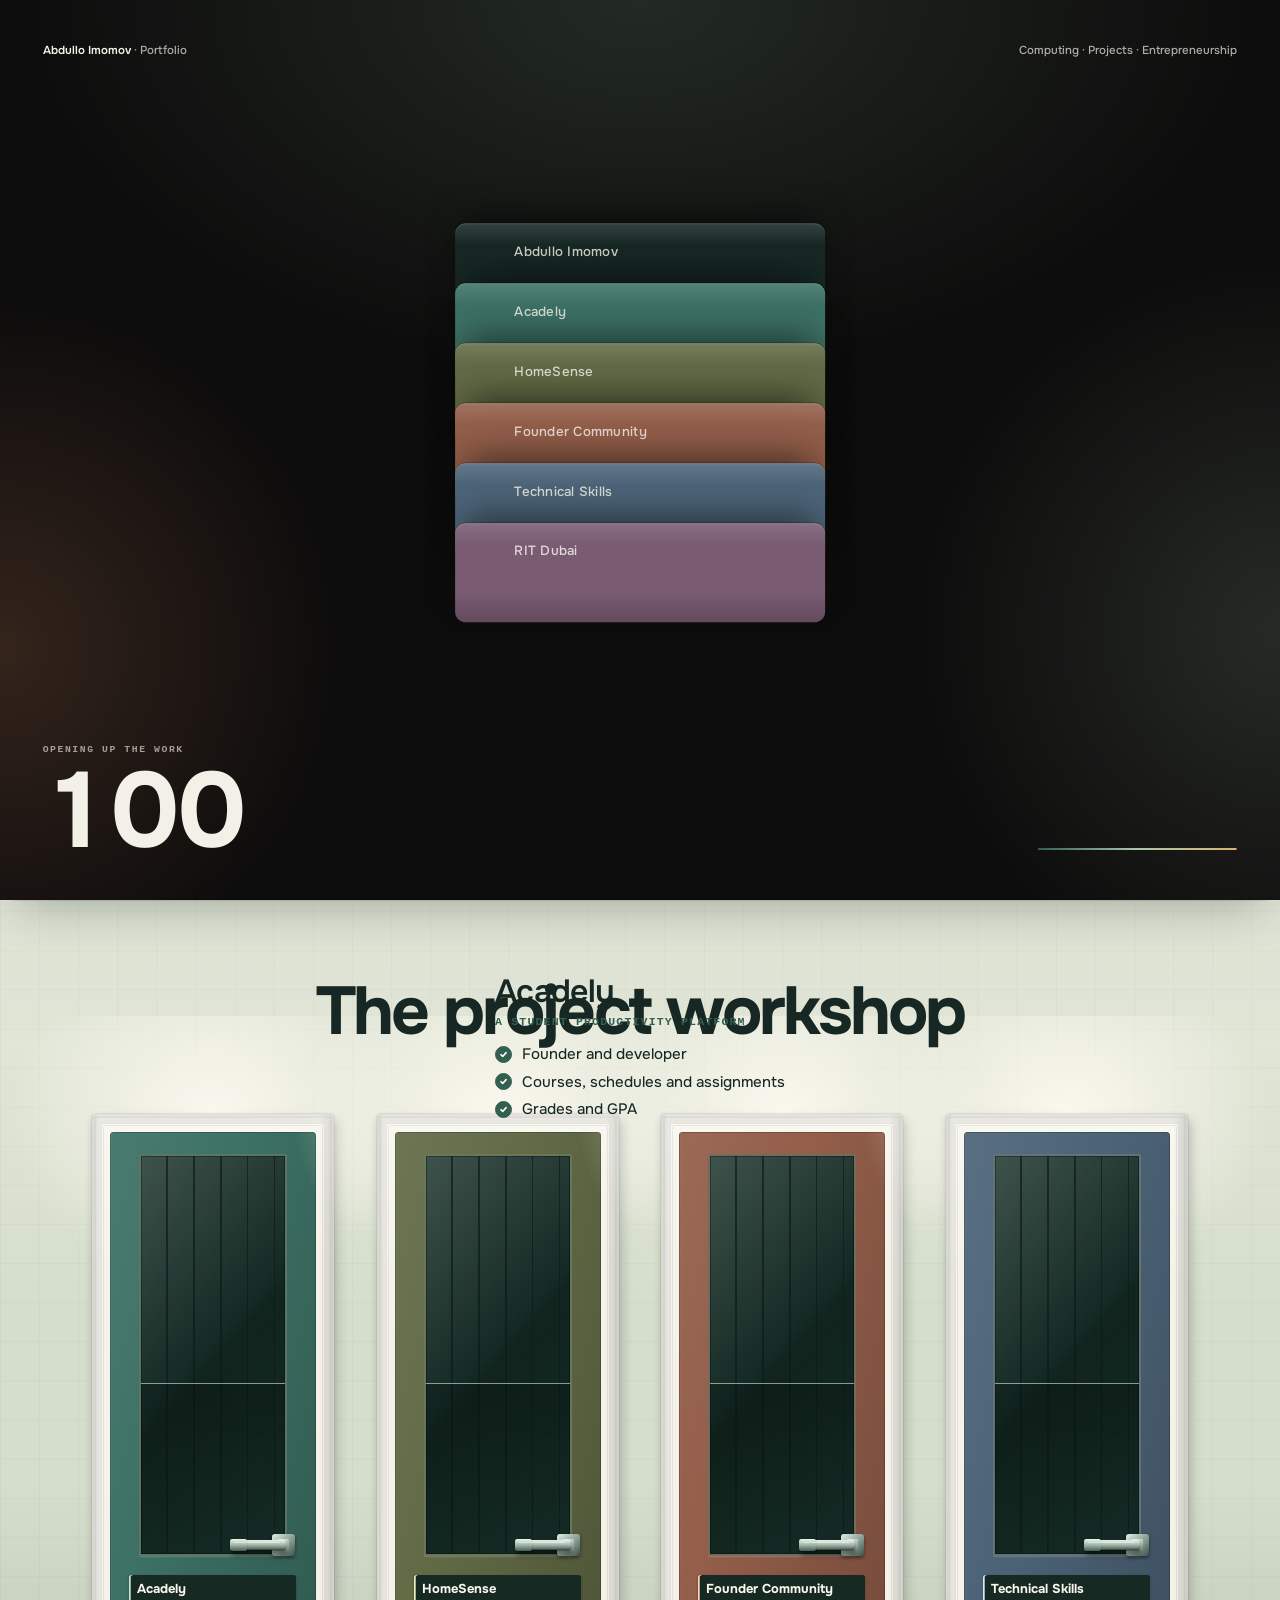
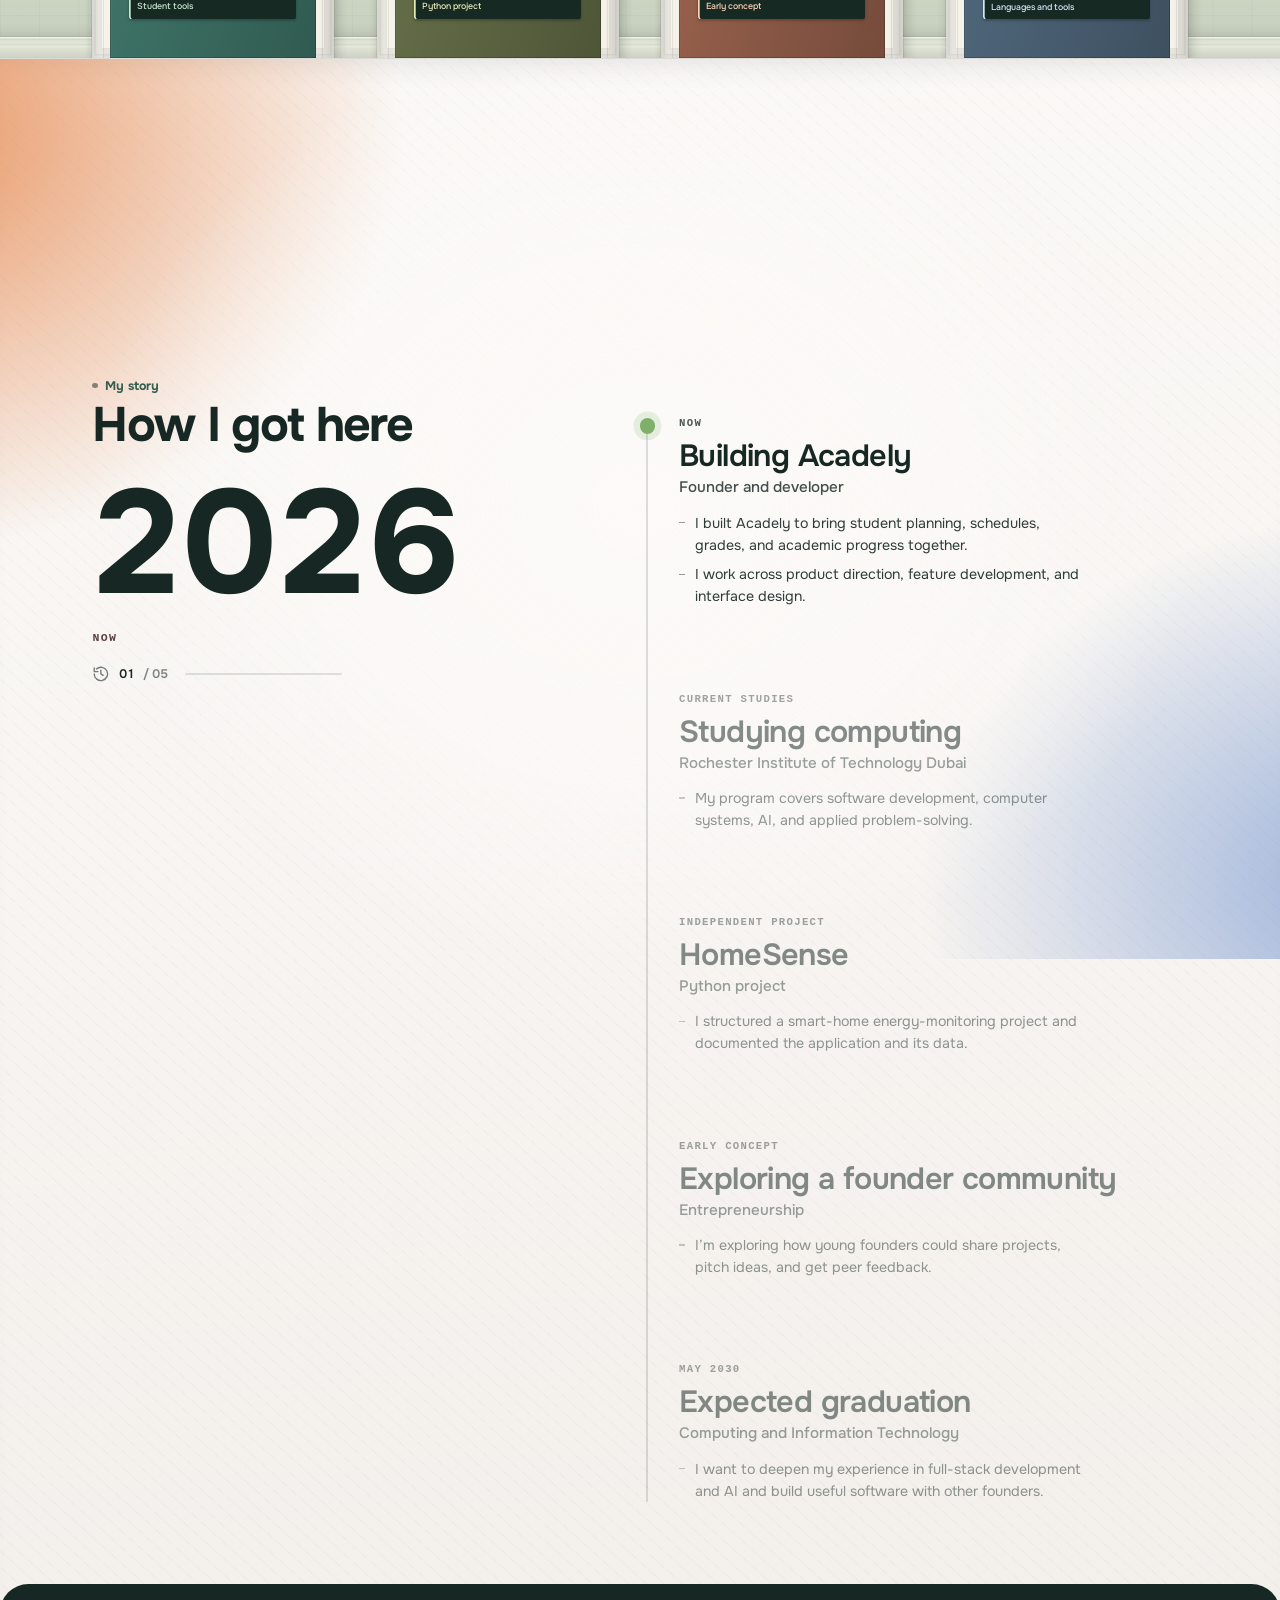
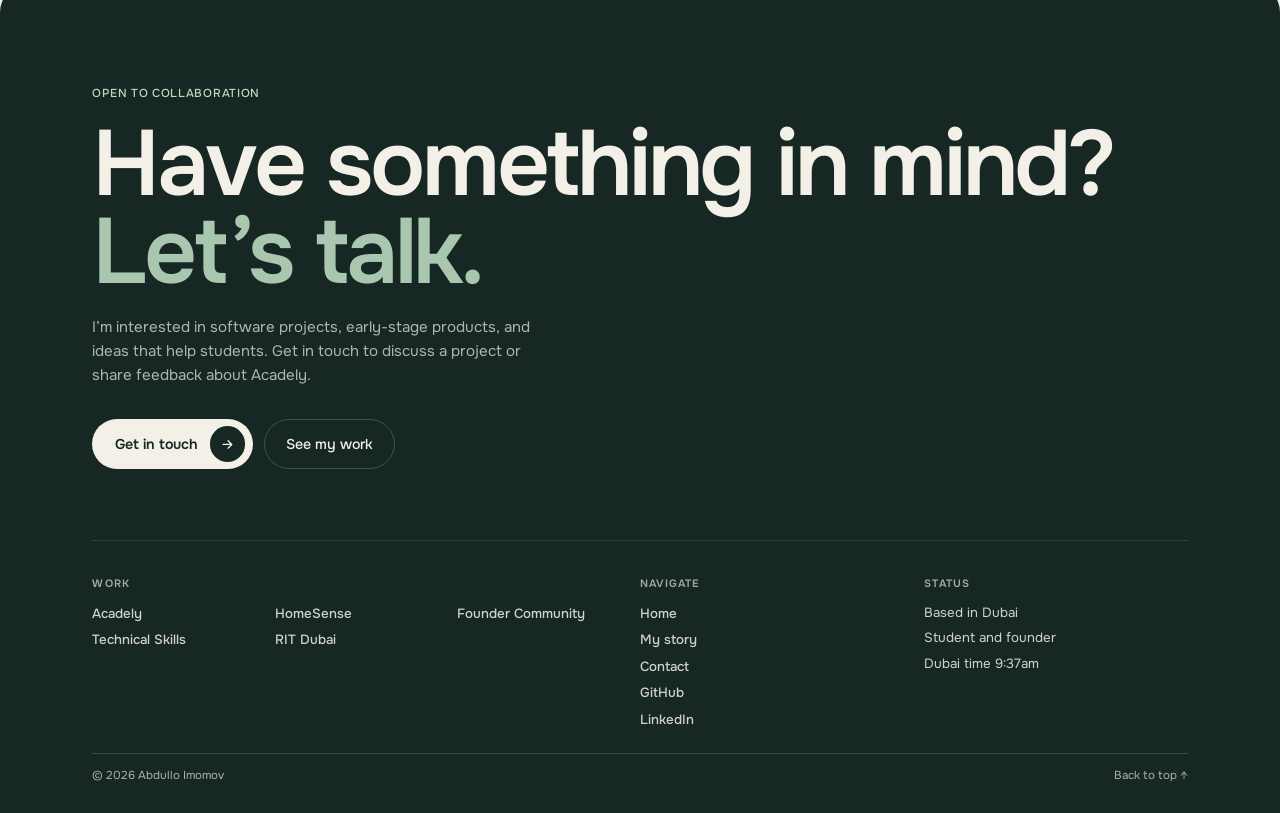
<file: index.html>
<!DOCTYPE html>

<html lang="en">
<head><meta charset="utf-8"/>
<meta content="width=device-width, initial-scale=1" name="viewport"/>
<title>Abdullo Imomov · Portfolio</title>
<meta content="Abdullo Imomov is a Computing and Information Technology student at RIT Dubai and the founder of Acadely." name="description"/>
<meta content="Abdullo Imomov" name="author"/>
<meta content="#FAF7EE" name="theme-color"/>
<link href="https://imomov7.github.io/" rel="canonical"/>
<link href="data:image/svg+xml,%3Csvg xmlns='http://www.w3.org/2000/svg' viewBox='0 0 48 48'%3E%3Crect width='48' height='48' rx='12' fill='%23172824'/%3E%3Ctext x='24' y='30' text-anchor='middle' fill='%23ffffff' font-family='sans-serif' font-size='18'%3EAI%3C/text%3E%3C/svg%3E" rel="icon"/>
<link href="styles.css?v=workshop" rel="stylesheet"/>
<script>try{if(localStorage.getItem('abdullo-reference-mode')==='dark')document.documentElement.dataset.mode='dark'}catch(e){}</script>
<noscript><style>.loader{display:none!important}.rv,.fig,.line>span{opacity:1!important;transform:none!important}</style></noscript>
</head>
<body>
<!-- Original motion components adapted from Rishi Thakor’s portfolio with permission. -->
<a class="skip" href="#main">Skip to content</a>
<!-- ============ PageLoader ============ -->
<div aria-hidden="true" class="loader" id="loader">
<div class="ld__bg"></div>
<div class="ld__stack">
<div class="ld__pill" style="--k:0;--c:#172824;--t:#FAF7EE;--dir:1"><span>Abdullo Imomov</span></div>
<div class="ld__pill" style="--k:1;--c:#3D7165;--t:#FAF7EE;--dir:-1"><span>Acadely</span></div>
<div class="ld__pill" style="--k:2;--c:#626B46;--t:#FAF7EE;--dir:1"><span>HomeSense</span></div>
<div class="ld__pill" style="--k:3;--c:#935E4A;--t:#FAF7EE;--dir:-1"><span>Founder Community</span></div>
<div class="ld__pill" style="--k:4;--c:#4D6478;--t:#FAF7EE;--dir:1"><span>Technical Skills</span></div>
<div class="ld__pill" style="--k:5;--c:#795B72;--t:#FAF7EE;--dir:-1"><span>RIT Dubai</span></div>
</div>
<div class="ld__hud">
<div class="ld__top"><span><b>Abdullo Imomov</b> · Portfolio</span><span>Computing · Projects · Entrepreneurship</span></div>
<div class="ld__bot">
<p class="ld__num"><small>Opening up the work</small><span id="ldCount">000</span></p>
<div class="ld__bar"><i></i></div>
</div>
</div>
</div>
<!-- ============ Header ============ -->
<header class="hdr rv">
<div class="shell hdr__in">
<nav aria-label="Primary">
<ul class="nav">
<li><button aria-current="page" data-go="home"><span data-h="y 0 -2|o .8 1" data-hs="320 22" data-ht="button">Home</span></button></li>
<li><button data-door="0"><span data-h="y 0 -2|o .8 1" data-hs="320 22" data-ht="button">Acadely</span></button></li>
<li><button data-door="1"><span data-h="y 0 -2|o .8 1" data-hs="320 22" data-ht="button">HomeSense</span></button></li>
<li><button data-door="2"><span data-h="y 0 -2|o .8 1" data-hs="320 22" data-ht="button">Founder Community</span></button></li>
<li><button data-door="3"><span data-h="y 0 -2|o .8 1" data-hs="320 22" data-ht="button">Technical Skills</span></button></li>
<li><button data-go="about"><span data-h="y 0 -2|o .8 1" data-hs="320 22" data-ht="button">My story</span></button></li>
<li><button data-contact=""><span data-h="y 0 -2|o .8 1" data-hs="320 22" data-ht="button">Contact</span></button></li>
</ul>
</nav>
<div class="hdr__right">
<div aria-label="Local time" class="chip clock">
<span class="clock__lbl">Dubai time</span>
<span class="clock__time tnum" data-time="">—</span>
<span aria-hidden="true" class="clock__sep">•</span>
<span class="clock__date" data-date=""></span><span class="clock__ds" data-dshort=""></span>
</div>
<button aria-controls="navm" aria-haspopup="dialog" aria-label="Menu" class="chip menu-btn" id="menuBtn" style="min-height:44px;min-width:44px">
<span data-h="s 1 1.05" data-hs="320 18" data-ht=".menu-btn"><svg aria-hidden="true" fill="none" focusable="false" stroke="currentColor" stroke-linecap="round" stroke-width="2" viewbox="0 0 24 24"><path d="M4 6h16M4 12h16M4 18h16"></path></svg><span class="word">Menu</span></span>
</button>
</div>
</div>
</header>
<!-- ============ Pull cord: light / dark switch ============ -->
<div class="cord" id="cord">
<canvas aria-hidden="true" class="cord__cv"></canvas>
<button aria-checked="false" aria-label="Dark mode (pull the cord)" class="cord__hit" id="cordHit" role="switch"></button>
</div>
<main id="main">
<!-- ============ Hero ============ -->
<section aria-label="Introduction" class="hero" id="home">
<div aria-hidden="true" class="hero__vig"></div>
<div class="hero__stage">
<div class="fig" id="fig">
<img alt="Abdullo Imomov adjusting his tie in a black-and-white portrait" decoding="async" fetchpriority="high" id="figBase" src="abdullo-imomov.svg?v=soft-room"/>
<canvas aria-hidden="true" id="figCanvas"></canvas>
<button aria-controls="holo" aria-haspopup="dialog" class="fig__card" id="holoOpen">My ability card</button>
</div>
</div>
<div class="shell hero__content">
<div class="hero__left">
<p class="eyebrow rv" style="--d:200ms">Computing Student · Acadely Founder</p>
<h1 class="h1">
<span class="sr-only">Hi, I’m Abdullo. I’m a computing student at RIT Dubai and the founder of Acadely.</span>
<span aria-hidden="true">
<span class="line"><span style="--d:250ms">Hi, I’m Abdullo.</span></span>
<span class="line"><span class="soft" style="--d:370ms">Explore my</span></span>
<span class="cal-line">
<span class="cal rv" id="cal" style="--d:520ms">
<span class="cal__body">
<span class="cal__stand"></span>
<span class="cal__stack">
<span class="cal__back"><span class="cal__holes"></span></span>
<span class="cal__page" data-under=""><span class="cal__holes"></span><span class="cal__word"></span><span class="cal__no"></span><span class="cal__shade"></span></span>
<span class="cal__leaf">
<span class="cal__face"><span class="cal__holes"></span><span class="cal__word"></span><span class="cal__no"></span><span class="cal__shade"></span></span>
<span class="cal__rear"><span class="cal__holes"></span></span>
</span>
</span>
<span class="cal__rings"></span>
</span>
<span class="cal__measure"></span>
</span>
</span>
</span>
</h1>
<div class="ctas rv" style="--d:750ms">
<button class="pill pill--dark pill--arrow" data-contact="">
<span class="pill__in" data-h="s 1 1.04" data-hs="320 18" data-ht=".pill">Get in touch <span class="pill__badge"><svg aria-hidden="true" data-h="x 0 3" data-hs="320 18" data-ht=".pill" fill="none" focusable="false" stroke="currentColor" stroke-linecap="round" stroke-linejoin="round" stroke-width="2" viewbox="0 0 24 24"><path d="M5 12h14M13 6l6 6-6 6"></path></svg></span>
</span>
</button>
<button class="pill pill--outline" data-go="works">
<span class="pill__in" data-h="s 1 1.04" data-hs="320 18" data-ht=".pill">See my work</span>
</button>
</div>
</div>
</div>
<div class="shell hero__bar rv">
<span>Based in Dubai</span>
<span class="mid">Rochester Institute of Technology Dubai</span>
<span class="scroll">Scroll to explore <i aria-hidden="true">↓</i></span>
</div>
</section>
<!-- ============ Doors ============ -->
<section aria-labelledby="doorsTitle" class="doors" id="works">
<div aria-hidden="true" class="doors__tex"></div>
<div class="doors__pin">
<div class="shell doors__wall">
<h2 class="sr-only" id="doorsTitle">The project workshop</h2>
<p aria-hidden="true" class="paint">The project workshop</p>
<p aria-hidden="true" class="doors__hint">Swipe along the wall</p>
<div aria-live="polite" class="dinfo" id="dinfo"><h3 class="dinfo__h"></h3><p class="dinfo__t"></p><ul class="dinfo__p"></ul></div>
<p aria-hidden="true" class="doors__dots"><i class="on"></i><i></i><i></i><i></i></p>
<ul class="doors__row">
<li class="unit" style="--i:0;--door:#3D7165;--door-dk:#30594F;--door-mark:#C9E8D2">
<button aria-label="Open the Acadely door" class="doorway">
<span class="casing"></span>
<span class="opening">
<span class="room"></span>
<span class="spill"></span>
<span class="door">
<span class="door__flute"></span>
<span class="plate">Acadely<small>Student tools</small></span>
<span class="handle"><span class="handle__lever"></span><span class="handle__lock"></span></span>
<span class="door__shade"></span>
<span class="leak"></span>
</span>
<span class="sill"></span>
</span>
<span class="pool"></span>
</button>
</li>
<li class="unit" style="--i:1;--door:#626B46;--door-dk:#4C5736;--door-mark:#E9EDBA">
<button aria-label="Open the HomeSense door" class="doorway">
<span class="casing"></span>
<span class="opening">
<span class="room"></span>
<span class="spill"></span>
<span class="door">
<span class="door__flute"></span>
<span class="plate">HomeSense<small>Python project</small></span>
<span class="handle"><span class="handle__lever"></span><span class="handle__lock"></span></span>
<span class="door__shade"></span>
<span class="leak"></span>
</span>
<span class="sill"></span>
</span>
<span class="pool"></span>
</button>
</li>
<li class="unit" style="--i:2;--door:#935E4A;--door-dk:#754635;--door-mark:#FFD6BA">
<button aria-label="Open the Founder Community door" class="doorway">
<span class="casing"></span>
<span class="opening">
<span class="room"></span>
<span class="spill"></span>
<span class="door">
<span class="door__flute"></span>
<span class="plate">Founder Community<small>Early concept</small></span>
<span class="handle"><span class="handle__lever"></span><span class="handle__lock"></span></span>
<span class="door__shade"></span>
<span class="leak"></span>
</span>
<span class="sill"></span>
</span>
<span class="pool"></span>
</button>
</li>
<li class="unit" style="--i:3;--door:#4D6478;--door-dk:#384D61;--door-mark:#D5E8FA">
<button aria-label="Open the Technical Skills door" class="doorway">
<span class="casing"></span>
<span class="opening">
<span class="room"></span>
<span class="spill"></span>
<span class="door">
<span class="door__flute"></span>
<span class="plate">Technical Skills<small>Languages and tools</small></span>
<span class="handle"><span class="handle__lever"></span><span class="handle__lock"></span></span>
<span class="door__shade"></span>
<span class="leak"></span>
</span>
<span class="sill"></span>
</span>
<span class="pool"></span>
</button>
</li>
<li class="unit unit--secret" inert="" style="--i:4;--door:#795B72;--door-dk:#573D53;--door-mark:#F0D5E9">
<button aria-label="Open the RIT Dubai door" class="doorway">
<span class="casing"></span>
<span class="opening">
<span class="room"></span>
<span class="spill"></span>
<span class="door">
<span class="door__flute"></span>
<span class="plate">RIT Dubai<small>Education</small></span>
<span class="handle"><span class="handle__lever"></span><span class="handle__lock"></span></span>
<span class="door__shade"></span>
<span class="leak"></span>
</span>
<span class="sill"></span>
</span>
<span class="pool"></span>
</button>
</li>
</ul>
</div>
<div aria-hidden="true" class="doors__floor"></div>
</div>
</section>
<section aria-labelledby="storyTitle" class="story" id="about" style="--n:5">
<div aria-hidden="true" class="story__amb"><i></i><i></i><i></i><i></i><i></i></div>
<div class="story__track">
<div class="story__pin">
<div class="shell story__stage">
<div class="story__clock">
<canvas aria-hidden="true" class="story__bg"></canvas>
<p class="eyebrow">My story</p>
<h2 class="story__h" id="storyTitle">How I got here</h2>
<div aria-hidden="true" class="story__yr"><span class="dg"><span class="dg__c"><i>0</i><i>1</i><i>2</i><i>3</i><i>4</i><i>5</i><i>6</i><i>7</i><i>8</i><i>9</i></span></span><span class="dg"><span class="dg__c"><i>0</i><i>1</i><i>2</i><i>3</i><i>4</i><i>5</i><i>6</i><i>7</i><i>8</i><i>9</i></span></span><span class="dg"><span class="dg__c"><i>0</i><i>1</i><i>2</i><i>3</i><i>4</i><i>5</i><i>6</i><i>7</i><i>8</i><i>9</i></span></span><span class="dg"><span class="dg__c"><i>0</i><i>1</i><i>2</i><i>3</i><i>4</i><i>5</i><i>6</i><i>7</i><i>8</i><i>9</i></span></span></div>
<p aria-hidden="true" class="story__when">Now</p>
<div aria-hidden="true" class="story__meter">
<svg aria-hidden="true" class="story__rw" fill="none" focusable="false" stroke="currentColor" stroke-linecap="round" stroke-linejoin="round" stroke-width="1.8" viewbox="0 0 24 24"><path d="M3 12a9 9 0 1 0 3-6.7"></path><path d="M3 4v5h5"></path><path d="M12 7v5l3 2"></path></svg>
<span class="story__count">01</span><span class="story__of">/ 05</span>
<i class="story__bar"><b></b></i>
</div>
</div>
<div class="story__line">
<span aria-hidden="true" class="story__rail"></span><span aria-hidden="true" class="story__ttrack"><span class="story__tail"></span></span><span aria-hidden="true" class="story__dtrack"><span class="story__dot"></span></span>
<ol class="story__list"><li class="ch ch--now" data-when="Now" data-y="2026">
<p class="ch__date">Now</p><h3 class="ch__t">Building Acadely</h3><p class="ch__org">Founder and developer</p>
<ul class="ch__b"><li>I built Acadely to bring student planning, schedules, grades, and academic progress together.</li><li>I work across product direction, feature development, and interface design.</li></ul></li><li class="ch" data-when="Current studies" data-y="2026">
<p class="ch__date">Current studies</p><h3 class="ch__t">Studying computing</h3><p class="ch__org">Rochester Institute of Technology Dubai</p>
<ul class="ch__b"><li>My program covers software development, computer systems, AI, and applied problem-solving.</li></ul></li><li class="ch" data-when="Independent project" data-y="2026">
<p class="ch__date">Independent project</p><h3 class="ch__t">HomeSense</h3><p class="ch__org">Python project</p>
<ul class="ch__b"><li>I structured a smart-home energy-monitoring project and documented the application and its data.</li></ul></li><li class="ch" data-when="Early concept" data-y="2026">
<p class="ch__date">Early concept</p><h3 class="ch__t">Exploring a founder community</h3><p class="ch__org">Entrepreneurship</p>
<ul class="ch__b"><li>I’m exploring how young founders could share projects, pitch ideas, and get peer feedback.</li></ul></li><li class="ch" data-when="May 2030" data-y="2030">
<p class="ch__date">May 2030</p><h3 class="ch__t">Expected graduation</h3><p class="ch__org">Computing and Information Technology</p>
<ul class="ch__b"><li>I want to deepen my experience in full-stack development and AI and build useful software with other founders.</li></ul></li></ol>
</div>
</div>
</div>
</div>
</section>
</main>
<div class="sfw">
<footer aria-labelledby="sfTitle" class="sf" id="contact-footer">
<div class="sf__in">
<p class="sf__eye">Open to collaboration</p>
<h2 class="sf__h" id="sfTitle">Have something in mind?<span>Let’s talk.</span></h2>
<p class="sf__p">I’m interested in software projects, early-stage products, and ideas that help students. Get in touch to discuss a project or share feedback about Acadely.</p>
<div class="sf__cta">
<button class="sf__btn" data-contact="">Get in touch <b><svg aria-hidden="true" fill="none" stroke="currentColor" stroke-linecap="round" stroke-linejoin="round" stroke-width="2" viewbox="0 0 24 24"><path d="M5 12h14M13 6l6 6-6 6"></path></svg></b></button>
<button class="sf__ghost" data-go="works">See my work</button>
</div>
<div class="sf__cols">
<div><h3>Work</h3><ul class="work"><li><a data-door="0" href="./room.html?project=acadely">Acadely</a></li><li><a data-door="1" href="./room.html?project=homesense">HomeSense</a></li><li><a data-door="2" href="./room.html?project=founder-community">Founder Community</a></li><li><a data-door="3" href="./room.html?project=skills">Technical Skills</a></li><li><a data-door="4" href="./room.html?project=rit-dubai">RIT Dubai</a></li></ul></div>
<div><h3>Navigate</h3><ul><li><a data-go="home" href="./">Home</a></li><li><a data-go="about" href="./#about">My story</a></li>
<li><button data-contact="">Contact</button></li><li><a href="https://github.com/imomov7">GitHub</a></li>
<li><a href="https://www.linkedin.com/in/abdullo-imomov-9a065844a/">LinkedIn</a></li></ul></div>
<div><h3>Status</h3><ul><li class="st">Based in Dubai</li><li class="st">Student and founder</li><li class="st">Dubai time <span data-ftime="">—</span></li></ul></div>
</div>
<div class="sf__bot"><span>© <span data-fyear="">2026</span> Abdullo Imomov</span><button data-go="home">Back to top ↑</button></div>
</div>
</footer>
</div>
<button aria-label="Back to top" class="totop" data-go="home"><svg aria-hidden="true" class="ring" viewbox="0 0 52 52"><circle cx="26" cy="26" r="24"></circle></svg><svg aria-hidden="true" class="ar" fill="none" stroke="currentColor" stroke-linecap="round" stroke-linejoin="round" stroke-width="2" viewbox="0 0 24 24"><path d="M12 19V5M6 11l6-6 6 6"></path></svg><span class="lbl">Back to top</span></button>
<!-- ============ Door cursor + walk-through veil ============ -->
<div aria-hidden="true" class="door-cursor" id="doorCursor">Open project</div>
<div aria-hidden="true" class="veil" hidden="" id="veil"></div>
<div aria-hidden="true" class="shade" hidden="" id="shade"></div>
<div aria-hidden="true" class="passage" hidden="" id="passage"></div>
<div class="wallv" id="wallv"></div>
<!-- ============ NavMenu ============ -->
<div aria-label="Menu" aria-modal="true" class="navm" hidden="" id="navm" role="dialog">
<div class="shell navm__top">
<span class="brand">Abdullo Imomov</span>
<button class="close-btn" id="navClose"><svg aria-hidden="true" fill="none" focusable="false" stroke="currentColor" stroke-linecap="round" stroke-width="2" viewbox="0 0 24 24"><path d="M4 4l16 16M20 4 4 20"></path></svg>Close</button>
</div>
<nav aria-label="Menu" class="shell navm__nav"><ul id="navList"></ul></nav>
<div class="shell navm__bot">
<span>Local time<span data-navtime="">—</span></span>
<button id="navStart" style="min-height:44px">Get in touch →</button>
</div>
</div>
<!-- ============ Ability card ============ -->
<div aria-label="Abdullo Imomov’s ability card" aria-modal="true" class="holo" hidden="" id="holo" role="dialog">
<div aria-hidden="true" class="holo__ld" id="holoLd"><div aria-hidden="true" class="cl"><p class="cl__name">Abdullo Imomov</p><div class="cl__line"><i></i></div><p class="cl__row"><span>Loading the card</span><b id="holoPct">0%</b></p></div></div>
<div class="holo__lite" hidden="" id="holoLite">
<button aria-label="Flip Abdullo Imomov’s profile card" class="hc" id="hc"><i class="hc__aura"></i><span class="hc__in"><span class="hc__face hc__front"><span class="hc__win"><img alt="" class="hc__sub" decoding="async" loading="lazy" src="abdullo-imomov.svg?v=soft-room" style="object-fit:cover;object-position:center 56%"/><i class="hc__wsh"></i></span><span class="studio-card">
<span class="studio-card__title">Abdullo Imomov<small>Computing · Projects · Entrepreneurship</small></span>
<span class="studio-card__body"><span><b>Building</b> Acadely</span><span><b>Studying</b> Computing and IT</span><span><b>Based in</b> Dubai, UAE</span></span>
</span><i class="hc__foil"></i><i class="hc__sheen"></i><i class="hc__glare"></i><i class="hc__rim"></i></span><span class="hc__face hc__back"><span class="studio-card-back"><span aria-hidden="true">AI</span><b>Abdullo Imomov</b><small>Founder of Acadely · RIT Dubai</small></span><i class="hc__foil"></i><i class="hc__glare"></i><i class="hc__rim"></i></span></span></button>
<p class="hc__hint"><span class="hc__hm">Move across the card</span><span class="hc__ht">Tilt or drag it</span> · tap to flip</p>
</div>
<button class="holo__x" id="holoClose"><svg aria-hidden="true" fill="none" stroke="currentColor" stroke-linecap="round" stroke-width="2" viewbox="0 0 24 24"><path d="M5 5l14 14M19 5 5 19"></path></svg>Close</button>
</div>
<!-- ============ RequestModal ============ -->
<div aria-labelledby="mTitle" aria-modal="true" class="modal" hidden="" id="modal" role="dialog">
<div class="modal__panel" id="mPanel">
<button aria-label="Close" class="x-btn" id="mClose"><svg aria-hidden="true" fill="none" focusable="false" stroke="currentColor" stroke-linecap="round" stroke-width="2" viewbox="0 0 24 24"><path d="M4 4l16 16M20 4 4 20"></path></svg></button>
<div id="mForm">
<div class="mhead"><p>Contact</p><h2 id="mTitle">Tell me what you have in mind</h2><small class="qz__min">Five quick questions to put your email together</small></div>
<!-- a short questionnaire: paid projects only, with a minimum budget; anything else is turned away kindly before it is sent -->
<form action="/" class="mform" id="reqForm" method="POST" name="contact" novalidate="">
<input id="f-subject" name="subject" type="hidden" value="New enquiry"/>
<input id="f-budget-label" name="budget_label" type="hidden"/>
<div aria-hidden="true" class="qz__top"><span id="qzStep">1 of 5</span><span class="qz__bar"><i id="qzBar"></i></span></div>
<fieldset class="qz" data-step="1">
<legend tabindex="-1">What do you need?</legend>
<label class="qc"><input name="service" type="radio" value="Software project"/><span>Software project</span></label>
<label class="qc"><input name="service" type="radio" value="Acadely feedback"/><span>Acadely feedback</span></label>
<label class="qc"><input name="service" type="radio" value="Startup collaboration"/><span>Startup collaboration</span></label>
<label class="qc"><input name="service" type="radio" value="Study or career opportunity"/><span>Study or career opportunity</span></label>
<label class="qc"><input name="service" type="radio" value="General enquiry"/><span>General enquiry</span></label>
<label class="qc qc--q"><input name="service" type="radio" value="Question about this portfolio"/><span>Question about this portfolio</span></label>
</fieldset>
<fieldset class="qz" data-step="2" hidden="">
<legend tabindex="-1">What’s your budget, if you know it?</legend>
<div aria-label="Currency" class="cur" role="radiogroup">
<label><input name="currency" type="radio" value="USD"/><span>USD $</span></label>
<label><input name="currency" type="radio" value="GBP"/><span>GBP £</span></label>
<label><input name="currency" type="radio" value="INR"/><span>INR ₹</span></label>
</div>
<label class="qc"><input name="budget" type="radio" value="under"/><span data-b="0">Under $500</span></label>
<label class="qc"><input name="budget" type="radio" value="1"/><span data-b="1">$500 – $1,500</span></label>
<label class="qc"><input name="budget" type="radio" value="2"/><span data-b="2">$1,500 – $5,000</span></label>
<label class="qc"><input name="budget" type="radio" value="3"/><span data-b="3">$5,000 or more</span></label>
</fieldset>
<fieldset class="qz" data-step="3" hidden="">
<legend tabindex="-1">When do you want to start?</legend>
<label class="qc"><input name="timeline" type="radio" value="Within a month"/><span>Within a month</span></label>
<label class="qc"><input name="timeline" type="radio" value="In 1 to 3 months"/><span>In 1 to 3 months</span></label>
<label class="qc"><input name="timeline" type="radio" value="Flexible"/><span>I'm flexible</span></label>
<label class="qc"><input name="timeline" type="radio" value="Just exploring"/><span>Just exploring for now</span></label>
</fieldset>
<fieldset class="qz" data-step="4" hidden="">
<legend tabindex="-1">Who is this for?</legend>
<label class="qc"><input name="client_type" type="radio" value="Established business"/><span>An established business</span></label>
<label class="qc"><input name="client_type" type="radio" value="Startup"/><span>A startup</span></label>
<label class="qc"><input name="client_type" type="radio" value="Agency"/><span>An agency, for one of its clients</span></label>
<label class="qc"><input name="client_type" type="radio" value="Personal project"/><span>A personal project</span></label>
</fieldset>
<fieldset class="qz" data-step="5" hidden="">
<legend tabindex="-1">Last step: how do I reach you?</legend>
<label for="f-name"><span>Name</span><input autocomplete="name" id="f-name" maxlength="80" name="name" placeholder="Your name" required="" type="text"/></label>
<label for="f-email"><span>Email</span><input autocomplete="email" id="f-email" maxlength="120" name="email" placeholder="Your email address" required="" type="email"/></label>
<label for="f-phone"><span>Phone (optional)</span><input autocomplete="tel" id="f-phone" maxlength="20" minlength="7" name="phone" pattern="[\d\s\-\+\(\)]{7,20}" placeholder="+1 555 123 4567" title="Phone number with country code" type="tel"/></label>
<label for="f-site"><span>Company or website <em>(optional)</em></span><input autocomplete="organization" id="f-site" maxlength="160" name="website" placeholder="northwind.studio" type="text"/></label>
<label for="f-project"><span>About the project</span><textarea id="f-project" maxlength="1500" minlength="1" name="project" placeholder="Tell me what you have in mind" required="" rows="4"></textarea></label>
</fieldset>
<p class="qz__err" id="qzErr" role="alert"></p>
<div class="mform__bot">
<button class="qz__back" hidden="" id="mBack" type="button">Back</button>
<small id="mReply">You can review the email before sending</small>
<button class="pill pill--dark pill--arrow" id="mSend" type="submit">
<span class="pill__in" data-h="s 1 1.04" data-hs="320 18" data-ht=".pill"><span id="mSendLbl">Write the email</span>
<span class="pill__badge"><svg aria-hidden="true" data-h="x 0 2|y 0 -2" data-hs="320 18" data-ht=".pill" fill="none" focusable="false" stroke="currentColor" stroke-linecap="round" stroke-linejoin="round" stroke-width="2" viewbox="0 0 24 24"><path d="M7 17 17 7M8 7h9v9"></path></svg></span>
</span>
</button>
</div>
</form>
</div>
<div aria-live="polite" class="msuccess" hidden="" id="mSuccess" role="status">
<div class="msuccess__badge"><svg aria-hidden="true" fill="currentColor" focusable="false" viewbox="0 0 48 48"><path d="M24 2c2.2 13.8 7.9 19.6 22 22-14.1 2.4-19.8 8.2-22 22-2.2-13.8-7.9-19.6-22-22 14.1-2.4 19.8-8.2 22-22Z"></path></svg></div>
<h2 id="mOkT">Almost there</h2>
<p id="mOkP">Your message is ready in your email app. Review it there and press send.</p>
<p class="msuccess__alt">Email app didn't open? Write to <a data-mail="" href="mailto:imomovabdullo009@gmail.com">imomovabdullo009@gmail.com</a>.</p>
<button class="pill pill--dark" id="mDone"><span class="pill__in" data-h="s 1 1.04" data-hs="320 18" data-ht=".pill">Close</span></button>
</div>
</div>
</div>
<script src="portfolio.js?v=workshop" type="module"></script></body>
</html>
</file>
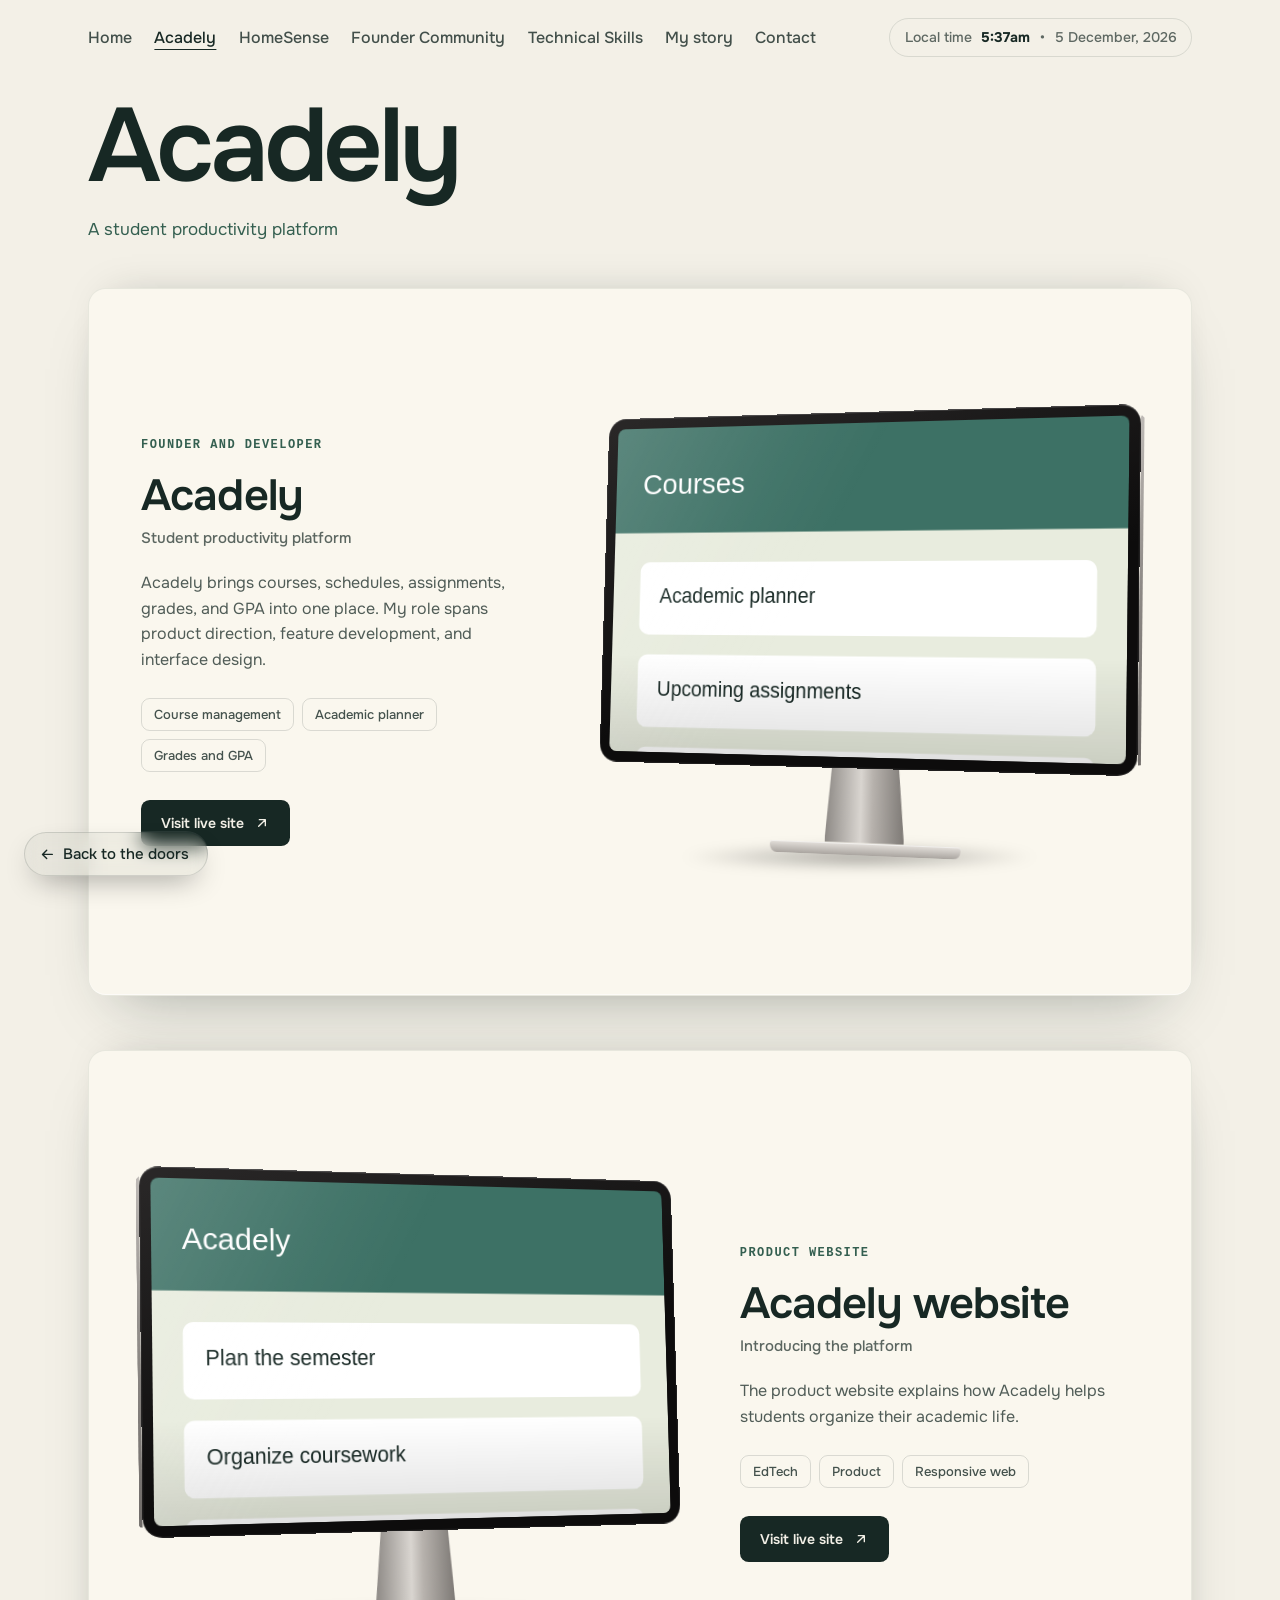
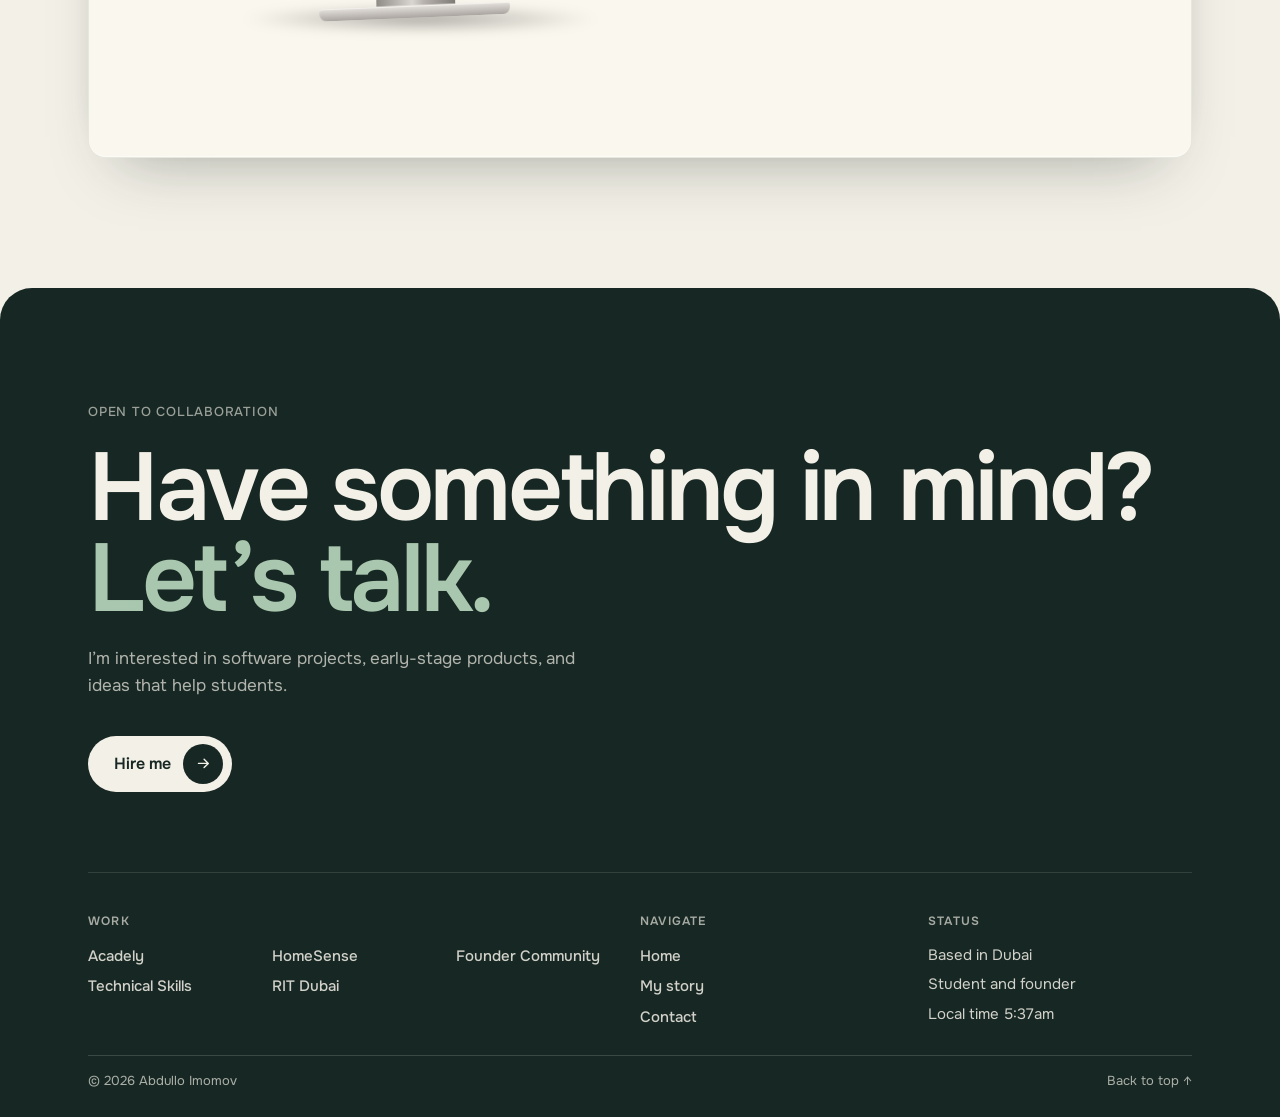
<file: room.html>
<!DOCTYPE html>

<html lang="en">
<head><meta charset="utf-8"/><meta content="width=device-width,initial-scale=1" name="viewport"/><title>Projects · Abdullo Imomov</title>
<meta content="Abdullo Imomov is a Computing and Information Technology student at RIT Dubai and the founder of Acadely." name="description"/><meta content="#172824" name="theme-color"/>
<style>@font-face{font-family:'Onest';font-style:normal;font-display:swap;font-weight:100 900;src:url([data-uri]) format('woff2')}

:root{--bg:#F3F0E7;--fg:#172824;--fg-rgb:23,40,36;--card:#FAF7EE;--card-line:rgba(23,40,36,.08);--accent:#345F50;--room:#FAF7EE;
  --shadow:0 -1px 0 rgba(255,255,255,.6) inset,0 30px 60px -30px rgba(23,40,36,.35),0 -12px 40px -24px rgba(23,40,36,.25);
  --font:'Onest',ui-sans-serif,system-ui,-apple-system,'Segoe UI',sans-serif;color-scheme:light}
html[data-mode="dark"]{--bg:#172824;--fg:#F3F0E7;--fg-rgb:243,240,231;--card:#20342D;--card-line:rgba(243,240,231,.08);--accent:#BED5BF;--room:#101E1A;
  --shadow:0 1px 0 rgba(255,255,255,.04) inset,0 30px 60px -30px rgba(0,0,0,.8),0 -12px 40px -20px rgba(0,0,0,.7);color-scheme:dark}
*{box-sizing:border-box;margin:0;padding:0}
html{scrollbar-width:none}html::-webkit-scrollbar{display:none}
body{min-height:100vh;background:var(--bg);color:var(--fg);font-family:var(--font);-webkit-font-smoothing:antialiased;overflow-x:clip}
a{color:inherit;text-decoration:none}
:focus-visible{outline:2px solid #345F50;outline-offset:3px}
.glow{position:fixed;inset:0;pointer-events:none;z-index:50;background:var(--room);animation:out .8s ease .15s forwards}
@keyframes out{to{opacity:0;visibility:hidden}}
html.embed .glow{animation:none;transition:opacity .45s ease,visibility 0s linear .45s}
html.embed.in .glow{opacity:0;visibility:hidden}
html.embed.out .glow{opacity:1;visibility:visible;transition:opacity .4s ease}

.wrap{max-width:88rem;margin:0 auto;padding:24px max(16px,env(safe-area-inset-right)) 0 max(16px,env(safe-area-inset-left))}
@media (min-width:1024px){.wrap{padding-inline:88px}}
.top{display:flex;justify-content:space-between;align-items:center;gap:12px;padding-bottom:56px}
.chip{display:inline-flex;align-items:center;height:44px;padding:0 18px;border-radius:999px;border:1px solid rgba(var(--fg-rgb),.14);font-size:14px;font-weight:500;cursor:pointer;transition:background .25s}
.chip:hover{background:rgba(var(--fg-rgb),.05)}
.lbl{font-size:12px;font-weight:500;letter-spacing:.06em;text-transform:uppercase;color:rgba(var(--fg-rgb),.5)}
.intro{display:flex;flex-direction:column;align-items:flex-start;gap:20px;padding-bottom:64px;text-align:left}
.intro h1{white-space:nowrap;font-size:clamp(34px,8.2vw,104px)}
h1{font-size:clamp(44px,7vw,84px);font-weight:600;letter-spacing:-.025em;line-height:.95}
.intro p{max-width:52ch;font-size:17px;line-height:1.55;color:rgba(var(--fg-rgb),.68)}
.intro .count{display:block;margin-top:14px;font-family:ui-monospace,'SF Mono',Menlo,Consolas,monospace;font-size:12px;font-weight:600;letter-spacing:.12em;text-transform:uppercase;color:var(--accent)}

/* ---------- stacked project cards ---------- */
.stack{position:relative;padding-bottom:12vh}
.card{position:sticky;top:calc(var(--nav-h,72px) + 16px + var(--i) * 14px);margin-bottom:6vh;border-radius:28px;background:var(--card);box-shadow:var(--shadow);
  border:1px solid var(--card-line);transform-origin:50% 0;will-change:transform;overflow:hidden}
.card__in{display:grid;gap:28px;padding:28px;min-height:min(calc(100vh - var(--nav-h,72px) - 120px),720px)}
@media (min-width:900px){
  .card__in{grid-template-columns:minmax(0,5fr) minmax(0,7fr);align-items:center;gap:40px;padding:48px 52px}
  .card.flip .card__in{grid-template-columns:minmax(0,7fr) minmax(0,5fr)}
  .card.flip .card__info{order:2}
}
.card__dim{position:absolute;inset:0;background:#000;opacity:0;pointer-events:none;border-radius:inherit}
.card__meta{display:flex;align-items:center;gap:12px;margin-bottom:22px;font-family:ui-monospace,'SF Mono',Menlo,Consolas,monospace;font-size:12px;font-weight:600;letter-spacing:.12em;text-transform:uppercase;color:var(--accent)}
.card__meta .no{color:rgba(var(--fg-rgb),.4)}
.card__meta i{width:22px;height:1px;background:currentColor;opacity:.5}
.card h2{font-size:clamp(30px,3.4vw,46px);font-weight:600;letter-spacing:-.02em;line-height:1.02;margin-bottom:10px}
.card .sub{font-size:15px;font-weight:500;color:rgba(var(--fg-rgb),.7);margin-bottom:22px}
.card .desc{font-size:16px;line-height:1.6;color:rgba(var(--fg-rgb),.75);max-width:44ch;margin-bottom:26px}
.tags{display:flex;flex-wrap:wrap;gap:8px;margin-bottom:28px}
.tags li{list-style:none;padding:7px 12px;border-radius:999px;border:1px solid rgba(var(--fg-rgb),.14);font-size:13px;font-weight:500;color:rgba(var(--fg-rgb),.8)}
.live{display:inline-flex;align-items:center;gap:10px;height:46px;padding:0 20px;border-radius:999px;background:var(--fg);color:var(--bg);font-size:14px;font-weight:600;transition:transform .3s cubic-bezier(.16,1,.3,1)}
.live:hover{transform:translateY(-2px)}
.live svg{width:16px;height:16px}
.note{display:inline-flex;align-items:center;gap:8px;font-size:13px;font-weight:500;color:rgba(var(--fg-rgb),.68)}
.note::before{content:"";width:7px;height:7px;border-radius:50%;background:#7a8670}

/* ---------- the desktop: a slightly side-on monitor ---------- */
.stage{position:relative;perspective:1900px;perspective-origin:50% 40%;padding:10px 0 28px}
.mon{position:relative;transform-style:preserve-3d;transform:rotateY(-17deg) rotateX(4deg);transition:transform 1.2s cubic-bezier(.16,1,.3,1);margin-inline:auto;width:100%;max-width:720px}
.card.flip .mon{transform:rotateY(17deg) rotateX(4deg)}
.card:hover .mon{transform:rotateY(-12deg) rotateX(3deg)}
.card.flip:hover .mon{transform:rotateY(12deg) rotateX(3deg)}
.mon__body{position:relative;transform-style:preserve-3d;--mp:clamp(5px,1.3vw,11px);padding:var(--mp);border-radius:calc(var(--mp) + 8px);background:linear-gradient(160deg,#2a2828,#0d0c0c 60%);
  box-shadow:inset 0 0 0 1px rgba(255,255,255,.08),inset 0 1px 0 rgba(255,255,255,.12)}
/* the monitor's thickness: an edge you see because it is turned */
.mon__body::before{content:"";position:absolute;top:10px;bottom:10px;right:0;width:22px;transform-origin:100% 50%;transform:rotateY(-90deg);
  background:linear-gradient(180deg,#bdb9b5,#8d8985 50%,#6f6b68);border-radius:0 6px 6px 0}
.card.flip .mon__body::before{right:auto;left:0;transform-origin:0 50%;transform:rotateY(90deg)}
.mon__screen{position:relative;aspect-ratio:16/10;border-radius:8px;overflow:hidden;background:#000;transform:translateZ(.5px)}
.mon__screen img.page{position:absolute;left:0;top:0;width:100%;height:auto;display:block;will-change:transform;
  transform:translate3d(0,0,0)}

.mon__screen video{border-radius:inherit;position:absolute;inset:0;width:100%;height:100%;object-fit:contain!important;display:block}
.mon__screen.vid{aspect-ratio:var(--ar,16/10)}
.mon__screen::after{content:"";position:absolute;inset:0;pointer-events:none;
  background:linear-gradient(118deg,rgba(255,255,255,.16) 0%,rgba(255,255,255,.04) 28%,transparent 42%),linear-gradient(0deg,rgba(0,0,0,.12),transparent 30%)}
.mon__neck{position:relative;width:15%;height:clamp(40px,7vw,78px);margin:-2px auto 0;transform:translateZ(-30px);
  background:linear-gradient(90deg,#8e8a86,#d9d5d0 45%,#b7b2ad 60%,#7e7a76);clip-path:polygon(8% 0,92% 0,100% 100%,0 100%)}
.mon__foot{width:36%;height:12px;margin:0 auto;border-radius:3px 3px 8px 8px;transform:translateZ(-30px);
  background:linear-gradient(180deg,#e5e1dc,#a9a49f);box-shadow:0 1px 0 rgba(255,255,255,.5) inset}
.stage::after{content:"";position:absolute;left:18%;right:18%;bottom:14px;height:26px;border-radius:50%;
  background:radial-gradient(closest-side,rgba(0,0,0,.35),transparent);filter:blur(6px);z-index:-1}
html[data-mode="dark"] .stage::after{background:radial-gradient(closest-side,rgba(0,0,0,.8),transparent)}

/* arriving */
.card .card__info>*,.card .stage{transition:opacity .8s ease,transform 1s cubic-bezier(.16,1,.3,1)}
.card:not(.seen) .card__info>*{opacity:0;transform:translateY(18px)}
.card:not(.seen) .stage{opacity:0;transform:translateX(40px)}
@media (max-width:899.98px){.card:not(.seen) .stage,.card.flip:not(.seen) .stage{transform:translateY(20px)}}
.card.flip:not(.seen) .stage{transform:translateX(-40px)}
.card .card__info>*:nth-child(2){transition-delay:.05s}.card .card__info>*:nth-child(3){transition-delay:.1s}
.card .card__info>*:nth-child(4){transition-delay:.15s}.card .card__info>*:nth-child(5){transition-delay:.2s}.card .card__info>*:nth-child(6){transition-delay:.25s}

.outro{padding:10vh 0 14vh;text-align:center}
.outro p{font-size:15px;color:rgba(var(--fg-rgb),.55);margin-bottom:18px}

@media (max-width:899.98px){
  .card{top:calc(var(--nav-h,64px) + 10px + var(--i) * 10px);border-radius:22px}
  /* phones: each card fits one screen, desktop on top, the essentials below */
  .card__in{padding:16px 18px 20px;min-height:auto;gap:4px;max-height:calc(100svh - var(--nav-h,64px) - 40px)}
  .stage{order:-1;padding:4px 6% 18px}
  .mon__neck{height:30px}
  .card__meta{margin-bottom:8px;font-size:11px}
  .card h2{font-size:26px;margin-bottom:4px}
  .card .sub{font-size:13px;margin-bottom:10px}
  .card .desc{font-size:14px;line-height:1.5;margin-bottom:14px;display:-webkit-box;-webkit-line-clamp:3;-webkit-box-orient:vertical;overflow:hidden}
  .tags{display:none}
  .live{height:44px;padding:0 18px;font-size:13px}
  .mon,.card.flip .mon{transform:rotateY(-10deg) rotateX(3deg)}
  .card.flip .mon__body::before{right:0;left:auto;transform-origin:100% 50%;transform:rotateY(-90deg)}
}
@media (prefers-reduced-motion:reduce){
  .glow{display:none}
  .card .card__info>*,.card .stage{transition:none;opacity:1!important;transform:none!important}
}

.rn{position:sticky;top:0;z-index:40;transition:background .35s ease,box-shadow .35s ease}
.rn{background:var(--bg)}
.rn.stuck{box-shadow:0 1px 0 rgba(var(--fg-rgb),.1)}
.rn__in{max-width:88rem;margin:0 auto;display:flex;align-items:center;justify-content:space-between;gap:1.5rem;padding:1.1rem max(16px,env(safe-area-inset-right)) 1.1rem max(16px,env(safe-area-inset-left));transition:padding .35s ease}
.rn.stuck .rn__in{padding-block:.8rem}
@media (min-width:1024px){.rn__in{padding-inline:88px}}
.rn nav ul{display:none;list-style:none;margin:0;padding:0;gap:1.4rem;white-space:nowrap}
.rn nav button{padding:0;border:0;background:none;color:var(--fg);font:inherit;font-size:1rem;font-weight:500;opacity:.8;cursor:pointer;transition:opacity .2s}
.rn nav button:hover,.rn nav button[aria-current]{opacity:1}
.rn nav button[aria-current]{text-decoration:underline;text-underline-offset:.35em;text-decoration-thickness:1px}
.rn__clock{display:flex;align-items:center;gap:.6rem;padding:.6rem .9rem;border-radius:999px;border:1px solid rgba(var(--fg-rgb),.12);font-size:.875rem;font-weight:500;white-space:nowrap}
.rn__clock span{color:rgba(var(--fg-rgb),.68)}
.rn__menu{display:inline-flex;align-items:center;justify-content:center;gap:.5rem;height:2.75rem;padding:0 1.05rem 0 .95rem;font:500 .9375rem/1 'Onest',ui-sans-serif,system-ui,-apple-system,'Segoe UI',sans-serif;border-radius:999px;border:1px solid rgba(var(--fg-rgb),.12);background:none;color:var(--fg);cursor:pointer}
.rn__menu svg{width:1.1rem;height:1.1rem}
/* ---------- the menu, full screen, on small screens ---------- */
.rn__panel{position:fixed;inset:0;z-index:110;display:flex;flex-direction:column;
  padding:max(1rem,env(safe-area-inset-top)) max(1.25rem,env(safe-area-inset-right)) max(1.5rem,env(safe-area-inset-bottom)) max(1.25rem,env(safe-area-inset-left));
  background:var(--bg);color:var(--fg);visibility:hidden;opacity:0;
  transition:opacity .4s cubic-bezier(.4,0,.2,1),visibility 0s linear .4s}
.rn.open .rn__panel{visibility:visible;opacity:1;transition-delay:0s}
/* a wash of colour sweeps up behind the items as it opens */
.rn__panel::before{content:"";position:absolute;inset:0;pointer-events:none;
  background:radial-gradient(70% 55% at 12% 100%,rgba(164,105,72,.2),transparent 70%),
             radial-gradient(60% 50% at 95% 4%,rgba(169,199,174,.18),transparent 72%);
  opacity:0;transform:translateY(12%) scale(1.08);transition:opacity .6s ease,transform .9s cubic-bezier(.16,1,.3,1)}
.rn.open .rn__panel::before{opacity:1;transform:none}
.rn__phead{position:relative;z-index:1;display:flex;align-items:center;justify-content:space-between;min-height:2.75rem;margin-bottom:auto}
.rn__plbl{font:600 .75rem/1 'Onest',ui-sans-serif,system-ui,sans-serif;letter-spacing:.16em;text-transform:uppercase;color:rgba(var(--fg-rgb),.5)}
.rn__pclose{display:inline-flex;align-items:center;justify-content:center;width:2.75rem;height:2.75rem;border-radius:999px;
  border:1px solid rgba(var(--fg-rgb),.14);background:none;color:var(--fg);cursor:pointer;transition:background .25s,transform .35s cubic-bezier(.16,1,.3,1)}
.rn__pclose:hover{background:rgba(var(--fg-rgb),.08);transform:rotate(90deg)}
.rn__pclose svg{width:1.15rem;height:1.15rem}
.rn__plist{position:relative;z-index:1;display:flex;flex-direction:column;justify-content:center;gap:.1rem;padding-block:2rem}
/* each line rises into place, one after the other */
.rn__plist button{position:relative;display:flex;align-items:baseline;gap:.85rem;width:100%;padding:.45rem 0;border:0;background:none;color:var(--fg);
  font:600 clamp(2rem,9.5vw,2.9rem)/1.06 'Onest',ui-sans-serif,system-ui,sans-serif;letter-spacing:-.03em;text-align:left;cursor:pointer;
  opacity:0;transform:translateY(1.1rem);transition:opacity .5s ease,transform .66s cubic-bezier(.16,1,.3,1),color .25s ease}
.rn.open .rn__plist button{opacity:1;transform:none;transition-delay:calc(var(--i,0) * 55ms + 90ms)}
.rn__plist button::before{content:counter(rnc,decimal-leading-zero);counter-increment:rnc;
  font:600 .8125rem/1 ui-monospace,'SF Mono',Menlo,Consolas,monospace;letter-spacing:.1em;color:rgba(var(--fg-rgb),.38);transition:color .25s}
.rn__plist{counter-reset:rnc}
.rn__plist button[aria-current]{color:var(--fg)}
.rn__plist button[aria-current]::before{color:#A4552C}
@media (hover:hover){.rn__plist button:hover{color:#A4552C}.rn__plist button:hover::before{color:#A4552C}}
.rn__pfoot{position:relative;z-index:1;margin-top:auto;padding-top:1.25rem;border-top:1px solid rgba(var(--fg-rgb),.1);
  font:500 .8125rem/1.4 'Onest',ui-sans-serif,system-ui,sans-serif;color:rgba(var(--fg-rgb),.55);
  opacity:0;transform:translateY(.6rem);transition:opacity .5s ease .34s,transform .6s cubic-bezier(.16,1,.3,1) .34s}
.rn.open .rn__pfoot{opacity:1;transform:none}
html.rn-lock,html.rn-lock body{overflow:hidden}
@media (prefers-reduced-motion:reduce){
  .rn__panel,.rn__panel::before,.rn__plist button,.rn__pfoot{transition-duration:.01ms!important;transform:none!important}}

/* ---------- where things sit in the bar ---------- */
/* wide: the full nav shows, and "back" floats in the bottom-left corner instead of taking bar space */
@media (min-width:1200px){
  .rn nav ul{display:flex}
  .rn__menu,.rn__panel{display:none!important}
  .backd{position:fixed;left:max(1.5rem,env(safe-area-inset-left));bottom:max(1.5rem,calc(env(safe-area-inset-bottom) + 1rem));top:auto;z-index:60;
    height:3rem;padding:0 1.25rem 0 1rem;border-color:transparent;
    background:var(--bd-float,rgba(23,40,36,.9));color:var(--bd-floatfg,#F3F0E7);
    -webkit-backdrop-filter:blur(10px);backdrop-filter:blur(10px);
    box-shadow:0 12px 30px -12px rgba(0,0,0,.45),0 0 0 1px rgba(255,255,255,.08)}
  .backd span{display:inline}
  .backd:hover{background:var(--bd-float,rgba(23,40,36,1));border-color:transparent}
}
html[data-mode="dark"] .backd{--bd-float:rgba(243,240,231,.92);--bd-floatfg:#172824}
/* narrow: back on the left, menu on the right, no clock */
@media (max-width:1199.98px){
  .rn__in{justify-content:space-between}
  .rn nav{display:none}
  .rn__clock{display:none}
  .rn__menu{order:99;margin-left:auto}
  .backd{order:-2}
}

/* ---------- footer ---------- */
/* the footer slides up over the last 32px of the section above, so its rounded corners show that
   section's real background (gradients and glows included) instead of a flat patch of colour */
.sfw{position:relative;z-index:2;background:transparent;margin-top:-32px}
.sfw--dark .sf{box-shadow:inset 0 1px 0 rgba(243,240,231,.12)}
.sf{--sf-bg:#172824;--sf-fg:#F3F0E7;--sf-rgb:243,240,231;--sf-acc:#A9C7AE;position:relative;z-index:2;background:var(--sf-bg);color:var(--sf-fg);
  border-radius:2rem 2rem 0 0;overflow:hidden;font-family:'Onest',ui-sans-serif,system-ui,-apple-system,'Segoe UI',sans-serif}
html[data-mode="dark"] .sf{--sf-bg:#101E1A;box-shadow:inset 0 1px 0 rgba(243,240,231,.1)}
.sf__in{max-width:88rem;margin:0 auto;padding:5.5rem 1.25rem 1.5rem}
@media (min-width:1024px){.sf__in{padding:7rem 5.5rem 1.75rem}}
html,body{overscroll-behavior-y:none}
html{background:#172824}html[data-mode="dark"]{background:#101E1A}
body{margin:0}
.sf{margin-bottom:0}
.sf__eye{display:inline-flex;align-items:center;gap:.6rem;font-size:.8125rem;font-weight:500;letter-spacing:.06em;text-transform:uppercase;color:rgba(var(--sf-rgb),.6)}
.sf__eye i{width:.5rem;height:.5rem;border-radius:50%;background:#8FBF7A;box-shadow:0 0 0 0 rgba(143,191,122,.6);animation:sfPulse 2.2s ease-out infinite}
@keyframes sfPulse{70%{box-shadow:0 0 0 .55rem rgba(143,191,122,0)}100%{box-shadow:0 0 0 0 rgba(143,191,122,0)}}
.sf__h{margin:1.4rem 0 1.25rem;font-size:clamp(2.75rem,7.5vw,6.5rem);font-weight:600;line-height:.95;letter-spacing:-.035em}
.sf__h span{display:block;color:rgba(var(--sf-rgb),.42)}
.sf__p{max-width:46ch;font-size:1.0625rem;line-height:1.6;color:rgba(var(--sf-rgb),.7)}
.sf__cta{display:flex;flex-wrap:wrap;gap:.75rem;margin-top:2.25rem}
.sf__btn{display:inline-flex;align-items:center;gap:.8rem;height:3.5rem;padding:0 .55rem 0 1.6rem;border:0;border-radius:999px;background:var(--sf-fg);color:var(--sf-bg);
  font:inherit;font-size:1rem;font-weight:600;cursor:pointer;transition:transform .35s cubic-bezier(.16,1,.3,1)}
.sf__btn b{display:grid;place-items:center;width:2.5rem;height:2.5rem;border-radius:50%;background:var(--sf-bg);color:var(--sf-fg)}
.sf__btn svg{width:1.05rem;height:1.05rem;transition:transform .35s cubic-bezier(.16,1,.3,1)}
.sf__btn:hover{transform:translateY(-2px)}.sf__btn:hover svg{transform:translateX(3px)}
.sf__ghost{display:inline-flex;align-items:center;height:3.5rem;padding:0 1.5rem;border-radius:999px;border:1px solid rgba(var(--sf-rgb),.2);background:none;color:var(--sf-fg);
  font:inherit;font-size:1rem;font-weight:500;cursor:pointer;transition:background .25s}
.sf__ghost:hover{background:rgba(var(--sf-rgb),.07)}
.sf__cols{display:grid;grid-template-columns:repeat(2,minmax(0,1fr));gap:2.25rem 1.5rem;margin-top:5rem;padding-top:2.5rem;border-top:1px solid rgba(var(--sf-rgb),.12)}
@media (min-width:768px){.sf__cols{grid-template-columns:2fr 1fr 1fr}}
.sf__cols h3{margin-bottom:1rem;font-size:.75rem;font-weight:600;letter-spacing:.1em;text-transform:uppercase;color:rgba(var(--sf-rgb),.66)}
.sf__cols ul{list-style:none;margin:0;padding:0;display:flex;flex-direction:column;gap:.6rem}
@media (pointer:coarse),(max-width:767.98px){.sf__cols ul{gap:0}.sf__cols button,.sf__cols a,.sf__bot button{min-height:44px;min-width:44px;display:inline-flex;align-items:center}.sf__cols li.st{min-height:32px;display:flex;align-items:center}}
.sf__cols button,.sf__cols a{padding:0;border:0;background:none;color:rgba(var(--sf-rgb),.85);font:inherit;font-size:.9375rem;font-weight:500;cursor:pointer;text-align:left;text-decoration:none;transition:color .2s}
.sf__cols button:hover,.sf__cols a:hover{color:#fff}
.sf__cols li.st{font-size:.9375rem;color:rgba(var(--sf-rgb),.85)}
.sf__cols .work{display:grid;grid-template-columns:repeat(auto-fill,minmax(10rem,1fr));gap:.6rem 1.5rem}
.sf__in{position:relative;z-index:1}
/* the name runs the full width of the footer, edge to edge, behind the links and the bottom line */
.sf__word{position:absolute;left:0;right:0;bottom:0;z-index:0;margin:0;padding:0 1.2vw;font-size:var(--wf,15vw);font-weight:700;line-height:.74;letter-spacing:-.055em;
  color:rgba(var(--sf-rgb),.17);user-select:none;pointer-events:none;white-space:nowrap;text-align:center;transform:translateY(.05em)}
.sf__word span{display:inline-block}
.sf__word .short{display:none}
@media (max-width:767.98px){.sf__word .full{display:none}.sf__word .short{display:inline-block}}

.sf__bot{display:flex;flex-wrap:wrap;justify-content:space-between;gap:.75rem;margin-top:1.75rem;font-size:.8125rem;color:rgba(var(--sf-rgb),.68)}
.sf__bot button{padding:0;border:0;background:none;color:inherit;font:inherit;cursor:pointer}.sf__bot button:hover{color:var(--sf-fg)}
.sf__legal a{color:inherit;text-decoration:underline;text-underline-offset:.2em;text-decoration-color:rgba(var(--sf-rgb),.35)}.sf__legal a:hover{color:var(--sf-fg)}
@media (pointer:coarse),(max-width:767.98px){.sf__legal a{min-height:44px;display:inline-flex;align-items:center}}
@media (prefers-reduced-motion:reduce){.sf__eye i{animation:none}}
/* ---------- floating back-to-top ---------- */
.totop{--tt-bg:#172824;--tt-fg:#F3F0E7;--tt-ring:243,240,231;position:fixed;right:max(1.25rem,env(safe-area-inset-right));bottom:max(1.25rem,env(safe-area-inset-bottom));z-index:60;
  display:grid;place-items:center;width:3.25rem;height:3.25rem;padding:0;border:0;border-radius:50%;background:var(--tt-bg);color:var(--tt-fg);cursor:pointer;
  box-shadow:0 10px 30px -10px rgba(0,0,0,.45),0 0 0 1px rgba(var(--tt-ring),.14);
  opacity:0;visibility:hidden;transform:translateY(.75rem) scale(.9);
  transition:opacity .35s ease,visibility 0s linear .35s,transform .45s cubic-bezier(.16,1,.3,1),background .3s ease,color .3s ease,box-shadow .3s ease}
.totop.show{opacity:1;visibility:visible;transform:none;transition-delay:0s}
.totop[data-on="dark"]{--tt-bg:#F3F0E7;--tt-fg:#172824;--tt-ring:23,40,36}
.totop svg.ar{width:1.15rem;height:1.15rem;transition:transform .4s cubic-bezier(.16,1,.3,1)}
.totop svg.ring{position:absolute;inset:0;width:100%;height:100%;transform:rotate(-90deg);pointer-events:none}
.totop .ring circle{fill:none;stroke:currentColor;stroke-width:2;opacity:.85;stroke-dasharray:var(--len);stroke-dashoffset:calc(var(--len) * (1 - var(--p,0)));transition:stroke-dashoffset .12s linear}
.totop .lbl{position:absolute;right:calc(100% + .6rem);top:50%;padding:.4rem .75rem;border-radius:999px;background:var(--tt-bg);color:var(--tt-fg);font:500 .8125rem/1 'Onest',ui-sans-serif,system-ui,sans-serif;
  white-space:nowrap;pointer-events:none;opacity:0;transform:translate(.4rem,-50%);transition:opacity .25s ease,transform .35s cubic-bezier(.16,1,.3,1);box-shadow:0 0 0 1px rgba(var(--tt-ring),.14)}
@media (hover:hover){.totop:hover{transform:translateY(-3px)}.totop:hover svg.ar{transform:translateY(-3px)}.totop:hover .lbl{opacity:1;transform:translate(0,-50%)}}
.totop:focus-visible{outline:2px solid #A9C7AE;outline-offset:3px}
@media (max-width:767.98px){.totop{width:3rem;height:3rem}}
@media (prefers-reduced-motion:reduce){.totop,.totop svg.ar{transition:opacity .2s ease,visibility 0s linear .2s}}

.skel{position:relative}
.skel::after{content:"";position:absolute;inset:0;z-index:6;pointer-events:none;border-radius:inherit;opacity:1;
  background:linear-gradient(100deg,#E2DDD8 30%,#F1EDE9 50%,#E2DDD8 70%);background-size:220% 100%;animation:skel 1.25s linear infinite}
html[data-mode="dark"] .skel::after{background-image:linear-gradient(100deg,#231F1F 30%,#293E35 50%,#231F1F 70%)}
@keyframes skel{from{background-position:120% 0}to{background-position:-100% 0}}
/* a recording that is still buffering: a light sweep over its poster until it plays */
.skel-buf{position:relative}
.skel-buf::before{content:"";position:absolute;inset:0;z-index:6;pointer-events:none;border-radius:inherit;
  background:linear-gradient(100deg,transparent 30%,rgba(255,255,255,.22) 50%,transparent 70%);background-size:220% 100%;animation:skel 1.25s linear infinite}
@media (prefers-reduced-motion:reduce){.skel::after{animation:none}}

/* "Back to the doors" sits in the room's sticky header: it stays on screen the whole
   time you are inside a room, but it is part of the bar rather than floating over the page,
   so it never covers anything you are reading. */
.backd{order:-2;flex:none;display:inline-flex;align-items:center;gap:.5rem;height:2.75rem;padding:0 1.1rem 0 .85rem;
  border:1px solid rgba(var(--fg-rgb),.14);border-radius:999px;background:rgba(var(--fg-rgb),.05);color:var(--fg);
  font:500 .9375rem/1 'Onest',ui-sans-serif,system-ui,-apple-system,'Segoe UI',sans-serif;text-decoration:none;cursor:pointer;white-space:nowrap;
  opacity:0;transform:translateX(-.5rem);transition:opacity .35s ease,transform .45s cubic-bezier(.16,1,.3,1),background .25s ease,border-color .25s ease}
.backd.show{opacity:1;transform:none}
.backd svg{width:1.05rem;height:1.05rem;transition:transform .35s cubic-bezier(.16,1,.3,1)}
@media (hover:hover){.backd:hover{background:rgba(var(--fg-rgb),.1);border-color:rgba(var(--fg-rgb),.26)}.backd:hover svg{transform:translateX(-3px)}}
.backd:focus-visible{outline:2px solid #A9C7AE;outline-offset:3px}
/* phones keep the words on both pills; on the very narrowest screens they just get a little smaller */
@media (max-width:359.98px){.backd,.rn__menu{font-size:.8125rem}.backd{padding:0 .85rem 0 .7rem}.rn__menu{padding:0 .85rem}}
/* the leftover top row above each room's title, and the gap under the intro */
.top{display:none!important}
.intro{padding-bottom:clamp(28px,4vw,44px)!important}
.rn__in{min-width:0}
.rn nav{min-width:0}

/* Workshop rooms share the homepage's palette and square panel details. */
.intro h1 { white-space:normal;letter-spacing:-.045em; }
.intro p { color:var(--accent); }
.chip,.rn__menu,.live,.tags li { border-radius:.55rem; }
.card { border-radius:1.1rem; }
.sf__h span { color:#A9C7AE; }
.sf__bot { border-top:1px solid rgba(var(--sf-rgb),.16);padding-top:1rem; }
</style><script>if(new URLSearchParams(location.search).has('embed'))document.documentElement.classList.add('embed');try{if(localStorage.getItem('abdullo-reference-mode')==='dark')document.documentElement.dataset.mode='dark'}catch(e){}</script></head>
<body>
<!-- Door and room motion adapted from Rishi Thakor’s portfolio with permission. -->
<div aria-hidden="true" class="glow"></div>
<header class="rn" id="rn">
<div class="rn__in">
<nav aria-label="Primary"><ul><li><button data-nav="home">Home</button></li><li><button data-nav="door:0">Acadely</button></li><li><button data-nav="door:1">HomeSense</button></li><li><button data-nav="door:2">Founder Community</button></li><li><button data-nav="door:3">Technical Skills</button></li><li><button data-nav="about">My story</button></li><li><button data-nav="contact">Contact</button></li></ul></nav>
<div aria-label="Local time" class="rn__clock"><span>Local time</span><b data-ftime="">—</b><span class="d">•</span><span class="d" data-fdate=""></span></div>
<button aria-controls="rnPanel" aria-expanded="false" class="rn__menu" id="rnMenu"><svg aria-hidden="true" fill="none" focusable="false" stroke="currentColor" stroke-linecap="round" stroke-width="2" viewbox="0 0 24 24"><path d="M4 6h16M4 12h16M4 18h16"></path></svg><span>Menu</span></button>
</div>
<div aria-label="Menu" aria-modal="true" class="rn__panel" id="rnPanel" role="dialog">
<div class="rn__phead">
<span class="rn__plbl">Menu</span>
<button aria-label="Close menu" class="rn__pclose" id="rnClose"><svg aria-hidden="true" fill="none" focusable="false" stroke="currentColor" stroke-linecap="round" stroke-width="2" viewbox="0 0 24 24"><path d="M18 6 6 18M6 6l12 12"></path></svg></button>
</div>
<div class="rn__plist"><button data-nav="home">Home</button><button data-nav="door:0">Acadely</button><button data-nav="door:1">HomeSense</button><button data-nav="door:2">Founder Community</button><button data-nav="door:3">Technical Skills</button><button data-nav="about">My story</button><button data-nav="contact">Contact</button></div>
<p class="rn__pfoot">Abdullo Imomov · Computing student and founder</p>
</div>
</header>
<main class="wrap">
<div class="top"><a class="chip" href="./#works">← Back to the doors</a></div>
<section class="intro">
<h1>Selected work</h1>
<div><p>Projects by Abdullo Imomov</p></div>
</section>
<section aria-label="Projects" class="stack" id="stack"></section>
</main>
<div class="sfw">
<footer aria-labelledby="sfTitle" class="sf" id="contact-footer">
<div class="sf__in">
<p class="sf__eye">Open to collaboration</p>
<h2 class="sf__h" id="sfTitle">Have something in mind?<span>Let’s talk.</span></h2>
<p class="sf__p">I’m interested in software projects, early-stage products, and ideas that help students.</p>
<div class="sf__cta">
<button class="sf__btn" data-nav="contact">Hire me <b><svg aria-hidden="true" fill="none" stroke="currentColor" stroke-linecap="round" stroke-linejoin="round" stroke-width="2" viewbox="0 0 24 24"><path d="M5 12h14M13 6l6 6-6 6"></path></svg></b></button>
</div>
<div class="sf__cols">
<div><h3>Work</h3><ul class="work"><li><a data-nav="door:0" href="./room.html?project=acadely">Acadely</a></li><li><a data-nav="door:1" href="./room.html?project=homesense">HomeSense</a></li><li><a data-nav="door:2" href="./room.html?project=founder-community">Founder Community</a></li><li><a data-nav="door:3" href="./room.html?project=skills">Technical Skills</a></li><li><a data-nav="door:4" href="./room.html?project=rit-dubai">RIT Dubai</a></li></ul></div>
<div><h3>Navigate</h3><ul><li><a data-nav="home" href="./">Home</a></li><li><a data-nav="about" href="./#about">My story</a></li><li><button data-nav="contact">Contact</button></li></ul></div>
<div><h3>Status</h3><ul><li class="st">Based in Dubai</li><li class="st">Student and founder</li><li class="st">Local time <span data-ftime="">—</span></li></ul></div>
</div>
<div class="sf__bot"><span>© <span data-fyear="">2026</span> Abdullo Imomov</span><button data-nav="top">Back to top ↑</button></div>
</div>
</footer>
</div>
<button aria-label="Back to top" class="totop" data-nav="top"><svg aria-hidden="true" class="ring" viewbox="0 0 52 52"><circle cx="26" cy="26" r="24"></circle></svg><svg aria-hidden="true" class="ar" fill="none" stroke="currentColor" stroke-linecap="round" stroke-linejoin="round" stroke-width="2" viewbox="0 0 24 24"><path d="M12 19V5M6 11l6-6 6 6"></path></svg><span class="lbl">Back to top</span></button>











<script>const roomNames = ["Acadely", "HomeSense", "Founder Community", "Technical Skills", "RIT Dubai"];
const roomSlugs = ["acadely", "homesense", "founder-community", "skills", "rit-dubai"];
const roomLeads = ["A student productivity platform", "A Python energy-monitoring project", "An early concept for young founders", "The tools I use and learn", "Computing and Information Technology"];
const catalogs = [[{"kind": "Founder and developer", "title": "Acadely", "sub": "Student productivity platform", "desc": "Acadely brings courses, schedules, assignments, grades, and GPA into one place. My role spans product direction, feature development, and interface design.", "tags": ["Course management", "Academic planner", "Grades and GPA"], "url": "https://myacadely.vercel.app/", "preview": ["Courses", "Academic planner", "Upcoming assignments", "Grades and GPA"]}, {"kind": "Product website", "title": "Acadely website", "sub": "Introducing the platform", "desc": "The product website explains how Acadely helps students organize their academic life.", "tags": ["EdTech", "Product", "Responsive web"], "url": "https://acadely-website.vercel.app/", "preview": ["Acadely", "Plan the semester", "Organize coursework", "Track academic progress"]}], [{"kind": "Python project", "title": "HomeSense", "sub": "Smart-home energy monitoring", "desc": "A Python project that organizes energy consumption data. I structured its functionality and documented how the application works.", "tags": ["Python", "Energy monitoring", "Documentation"], "url": null, "preview": ["HomeSense", "Energy usage", "Household devices", "Consumption history"]}], [{"kind": "Early concept", "title": "Founder Community", "sub": "Feedback for young founders", "desc": "A concept for people to share websites and business ideas, exchange feedback, and discover projects from other founders.", "tags": ["Entrepreneurship", "Community", "Product concept"], "url": null, "preview": ["Founder Community", "Share your idea", "Discover projects", "Get peer feedback"]}], [{"kind": "Languages and tools", "title": "Software development", "sub": "Tools I use and learn", "desc": "I work with Python, JavaScript, HTML, and CSS. I use VS Code, Git, GitHub, GitLab, Supabase, VirtualBox, and UTM.", "tags": ["Python", "JavaScript", "Git", "Supabase"], "url": null, "preview": ["Development tools", "Python and JavaScript", "HTML and CSS", "Git and Supabase"]}, {"kind": "Product and languages", "title": "How I work", "sub": "Research, product planning, and communication", "desc": "I\u2019m interested in full-stack development, AI, cybersecurity, EdTech, and SaaS. I speak Tajik, English, and Russian.", "tags": ["Product development", "Research", "AI"], "url": null, "preview": ["Product work", "Research and planning", "Development", "Iteration"]}], [{"kind": "Education", "title": "Rochester Institute of Technology Dubai", "sub": "Computing and Information Technology", "desc": "I study in the Department of Computing Sciences. My coursework covers programming, computer systems, AI, mathematics, software development methods, and research. Expected graduation is May 2030.", "tags": ["RIT Dubai", "Computing and IT", "May 2030"], "url": null, "preview": ["RIT Dubai", "Computing and IT", "Department of Computing Sciences", "Expected graduation: May 2030"]}]];
const roomIndex = Math.max(0, roomSlugs.indexOf(new URLSearchParams(location.search).get('project')));
const PROJECTS = catalogs[roomIndex];
document.title = roomNames[roomIndex] + ' · Abdullo Imomov';
document.querySelector('.intro h1').textContent = roomNames[roomIndex];
document.querySelector('.intro p').textContent = roomLeads[roomIndex];
document.querySelectorAll('[data-nav="door:' + roomIndex + '"]').forEach(el => el.setAttribute('aria-current','page'));
const ARROW = '<svg aria-hidden="true" focusable="false" viewBox="0 0 24 24" fill="none" stroke="currentColor" stroke-width="2" stroke-linecap="round" stroke-linejoin="round"><path d="M7 17 17 7M8 7h9v9"/></svg>';
const esc = s => String(s).replace(/[&<>"]/g, c => ({ '&': '&amp;', '<': '&lt;', '>': '&gt;', '"': '&quot;' }[c]));
function previewSrc(p, i){
  const shades = ['#3D7165', '#626B46', '#935E4A', '#4D6478', '#795B72'];
  const color = shades[roomIndex];
  const entries = p.preview.slice(1).map((line,k) => `<rect x="42" y="${198+k*135}" width="676" height="106" rx="15" fill="white"/><text x="73" y="${258+k*135}" fill="#172824" font-size="30">${esc(line)}</text>`).join('');
  const svg = `<svg xmlns="http://www.w3.org/2000/svg" width="760" height="730" viewBox="0 0 760 730"><rect width="760" height="730" fill="#E8ECDE"/><rect width="760" height="155" fill="${color}"/><text x="42" y="98" fill="white" font-family="sans-serif" font-size="43">${esc(p.preview[0])}</text><g font-family="sans-serif">${entries}</g><text x="46" y="672" fill="#56665C" font-family="sans-serif" font-size="21">Abdullo Imomov · Project overview</text></svg>`;
  return 'data:image/svg+xml;charset=utf-8,' + encodeURIComponent(svg);
}
const stack = document.getElementById('stack');
if (!stack.firstElementChild) stack.innerHTML = PROJECTS.map((p, i) => `
  <article class="card${i % 2 ? ' flip' : ''}" style="--i:${i}" aria-labelledby="p${i}">
    <div class="card__in">
      <div class="card__info">
        <p class="card__meta"><span>${esc(p.kind)}</span></p>
        <h2 id="p${i}">${esc(p.title)}</h2>
        <p class="sub">${esc(p.sub)}</p>
        <p class="desc">${esc(p.desc)}</p>
        <ul class="tags">${p.tags.map(t => `<li>${esc(t)}</li>`).join('')}</ul>
        ${p.url ? `<a class="live" href="${esc(p.url)}" target="_blank" rel="noopener noreferrer">Visit live site ${ARROW}</a>` : `<span class="note">${esc(p.note || 'Project overview')}</span>`}
      </div>
      <div class="stage" aria-hidden="true">
        <div class="mon"><div class="mon__body"><div class="mon__screen${p.ar ? ' vid' : ''}"${p.ar ? ` style="--ar:${p.ar}"` : ''}>
          ${p.video ? `<video muted loop playsinline preload="metadata" poster="${p.poster}" src="${p.video}" style="background:${p.bg || '#000'};object-fit:${p.fit || 'contain'}"></video>`
                    : `<img class="page" src="${previewSrc(p, i)}" alt="${esc(p.title)}: illustrative project overview" decoding="async" loading="${i < 1 ? 'eager' : 'lazy'}">`}
        </div></div><div class="mon__neck"></div><div class="mon__foot"></div></div>
      </div>
    </div>
    <div class="card__dim"></div>
  </article>`).join('');

const cards = [...stack.querySelectorAll('.card')];
// a recording's screen takes the recording's own shape, so nothing is cropped or letterboxed
cards.forEach(c => { const v = c.querySelector('video'); if (!v) return; const scr = v.parentElement; scr.classList.add('vid');
  const set = () => { if (v.videoWidth) scr.style.setProperty('--ar', v.videoWidth + ' / ' + v.videoHeight); };
  if (v.readyState >= 1) set(); else v.addEventListener('loadedmetadata', set, { once: true }); });
// each live page scrolls itself top to bottom and back on its screen
const reduced = matchMedia('(prefers-reduced-motion: reduce)').matches;
// inside the home page the room is loaded early, out of sight: nothing plays until you have walked in and it has faded up
window.__live = !document.documentElement.classList.contains('embed');
window.__restartAll = () => {};
const SPEED = 230, REST = 1100;           // screen pixels a second, pause at each end (ms)
const shots = cards.map(c => {
  const img = c.querySelector('img.page'), scr = c.querySelector('.mon__screen'); if (!img) return null;
  const s = { c, img, scr, pos: 0, dist: 0, dir: 1, wait: REST, held: false };
  const measure = () => { s.dist = Math.max(0, img.offsetHeight - scr.clientHeight); s.pos = Math.min(s.pos, s.dist); paint(s); };
  if (img.complete && img.naturalWidth) measure(); else img.addEventListener('load', measure, { once: true });
  s.measure = measure;
  return s;
}).filter(Boolean);
function paint(s){ s.img.style.transform = `translate3d(0,${-s.pos.toFixed(1)}px,0)`; }
addEventListener('resize', () => shots.forEach(s => s.measure()));
// once a screen has been completely out of sight (scrolled away, or fully covered by the card stacked over it),
// it starts again from the top of its page the next time it shows
const screens = cards.map(c => ({ c, scr: c.querySelector('.mon__screen'), hidden: true, s: shots.find(x => x.c === c), v: c.querySelector('video') }));
function restart(o){
  if (o.s){ o.s.pos = 0; o.s.dir = 1; o.s.wait = REST; paint(o.s); }
  if (o.v){ try { o.v.currentTime = 0; } catch (err) {} }
}
function checkHidden(){
  screens.forEach((o, i) => {
    const r = o.scr.getBoundingClientRect();
    let hidden = r.bottom <= 0 || r.top >= innerHeight;
    if (!hidden) for (let k = i + 1; k < cards.length; k++){ const n = cards[k].getBoundingClientRect(); if (n.top <= r.top + 1 && n.bottom >= r.bottom - 1){ hidden = true; break; } }
    if (hidden && !o.hidden) restart(o);
    o.hidden = hidden;
    if (o.v){ if (hidden) o.v.pause(); else if (o.c.classList.contains('on') && window.__live) o.v.play().catch(() => {}); }
    if (o.s) o.s.covered = hidden;
  });
}
window.__restartAll = () => { screens.forEach(o => { restart(o); if (o.v) o.v.pause(); }); };
addEventListener('scroll', checkHidden, { passive: true }); addEventListener('resize', checkHidden);
let lastT = 0;
function run(t){
  if (!window.__live){ lastT = t; requestAnimationFrame(run); return; }
  const dt = Math.min(64, t - (lastT || t)); lastT = t;
  if (!reduced) for (const s of shots){
    if (s.held || s.covered || !s.c.classList.contains('on') || !s.dist) continue;
    if (s.wait > 0){ s.wait -= dt; continue; }
    const left = s.dir > 0 ? s.dist - s.pos : s.pos;
    const ease = Math.min(1, .3 + left / 160) * Math.min(1, .35 + (s.dist - left) / 160);   // eases in and out at each end
    s.pos += s.dir * SPEED * ease * dt / 1000;
    if (s.pos >= s.dist){ s.pos = s.dist; s.dir = -1; s.wait = REST; }
    else if (s.pos <= 0){ s.pos = 0; s.dir = 1; s.wait = REST; }
    paint(s);
  }
  requestAnimationFrame(run);
}
requestAnimationFrame(run);
checkHidden();
// play only what's on screen
const io = new IntersectionObserver(es => es.forEach(e => {
  const c = e.target; c.classList.toggle('on', e.isIntersecting);
  if (e.isIntersecting) c.classList.add('seen');
  const v = c.querySelector('video'); if (v){ if (e.isIntersecting && window.__live) v.play().catch(() => {}); else v.pause(); }
}), { threshold: .25 });
cards.forEach(c => io.observe(c));
// stacking: as the next card slides over, the one beneath settles back a little
let ticking = false;
function stackFx(){
  ticking = false;
  cards.forEach((c, i) => {
    const next = cards[i + 1]; let p = 0;
    if (next){ const top = parseFloat(getComputedStyle(c).top), h = c.offsetHeight; p = Math.min(1, Math.max(0, (top + h - next.getBoundingClientRect().top) / h)); }
    c.style.transform = p ? `scale(${(1 - p * .06).toFixed(4)})` : '';
    c.lastElementChild.style.opacity = (p * .28).toFixed(3);
  });
}
if (!reduced){ addEventListener('scroll', () => { if (!ticking){ ticking = true; requestAnimationFrame(stackFx); } }, { passive: true }); stackFx(); }


(() => {
  const root = document.documentElement, EMBED = root.classList.contains('embed');
  if (!EMBED) return;
  const back = [...document.querySelectorAll('a[href="./#works"]')];
  back.forEach(b => b.addEventListener('click', e => { e.preventDefault(); parent.postMessage({ wall: 'close' }, location.origin === 'null' ? '*' : location.origin); }));
  addEventListener('keydown', e => { if (e.key === 'Escape') parent.postMessage({ wall: 'close' }, location.origin === 'null' ? '*' : location.origin); });
  addEventListener('message', e => {
    if (e.source !== parent) return;                      // only the home page holding this room may steer it
    const m = e.data || {};
    if (m.wall === 'enter'){ root.classList.remove('out'); scrollTo(0, 0); window.__restartAll(); requestAnimationFrame(() => root.classList.add('in'));
      clearTimeout(window.__liveT); window.__liveT = setTimeout(() => { window.__live = true; checkHidden(); dispatchEvent(new Event('scroll')); }, 650); }
    if (m.wall === 'exit'){ clearTimeout(window.__liveT); window.__live = false; root.classList.add('out'); root.classList.remove('in'); document.querySelectorAll('video').forEach(v => v.pause()); }
    if (m.wall === 'reset'){ root.classList.remove('out', 'in'); }
    if (m.wall === 'mode'){ if (m.mode === 'dark') root.dataset.mode = 'dark'; else delete root.dataset.mode; }
  });
})();


// press F for full screen (again, or Esc, to leave); ignored while typing
(() => {
  const typing = e => { const t = e.target; return t && (t.isContentEditable || /^(INPUT|TEXTAREA|SELECT)$/.test(t.tagName)); };
  const toggle = () => {
    const d = document, el = d.documentElement;
    if (d.fullscreenElement || d.webkitFullscreenElement) (d.exitFullscreen || d.webkitExitFullscreen).call(d);
    else (el.requestFullscreen || el.webkitRequestFullscreen)?.call(el)?.catch?.(() => {});
  };
  addEventListener('keydown', e => {
    if ((e.key !== 'f' && e.key !== 'F') || e.metaKey || e.ctrlKey || e.altKey || typing(e)) return;
    e.preventDefault();
    if (window.top !== window) { try { parent.postMessage({ wall: 'fullscreen' }, location.origin === 'null' ? '*' : location.origin); } catch (_) {} return; }
    toggle();
  });
  if (window.top === window) addEventListener('message', e => {
    // only one of this page's own frames can ask for full screen
    if (!e.data || e.data.wall !== 'fullscreen' || ![...document.querySelectorAll('iframe')].some(f => f.contentWindow === e.source)) return;
    toggle();
  });
})();


(() => {
  // every image and recording starts on a shimmering placeholder, which lifts as soon as it has something to show
  const done = el => el.parentElement && el.parentElement.classList.remove('skel');
  const watch = el => {
    const box = el.parentElement; if (!box || box.dataset.sk || el.closest('.app')) return; box.dataset.sk = 1;   // small app icons load instantly: no placeholder
    if (el.tagName === 'IMG'){
      if (el.complete && el.naturalWidth) return;
      box.classList.add('skel');
      el.addEventListener('load', () => done(el), { once: true }); el.addEventListener('error', () => done(el), { once: true });
    } else {
      // whenever it has to wait for more of the recording, the shimmer comes back over the poster
      el.addEventListener('waiting', () => box.classList.add('skel-buf'));
      ['playing', 'canplay', 'pause', 'error'].forEach(ev => el.addEventListener(ev, () => box.classList.remove('skel-buf')));
      if (el.readyState >= 2) return;
      box.classList.add('skel');
      el.addEventListener('loadeddata', () => done(el), { once: true });
      if (el.poster){ const im = new Image(); im.onload = () => done(el); im.src = el.poster; }
    }
  };
  const scan = () => document.querySelectorAll('main img, main video').forEach(watch);
  scan(); new MutationObserver(scan).observe(document.body, { childList: true, subtree: true });
})();


(() => {
  const M = ['Jan','Feb','Mar','Apr','May','Jun','Jul','Aug','Sep','Oct','Nov','Dec'];
  const tick = () => { const d = new Date(), h = d.getHours();
    document.querySelectorAll('[data-ftime]').forEach(e => e.textContent = `${h % 12 || 12}:${String(d.getMinutes()).padStart(2, '0')}${h < 12 ? 'am' : 'pm'}`);
    document.querySelectorAll('[data-fyear]').forEach(e => e.textContent = d.getFullYear()); };
  tick(); setInterval(tick, 20000);
  // size the footer name so it spans the full width with only a sliver of margin
  const fit = () => document.querySelectorAll('.sf').forEach(f => {
    const w = f.querySelector('.sf__word'); if (!w) return;
    const span = [...w.children].find(s => getComputedStyle(s).display !== 'none'); if (!span) return;
    w.style.setProperty('--wf', '100px');
    const k = (f.clientWidth * .955) / span.getBoundingClientRect().width;
    f.style.setProperty('--wf', (100 * k).toFixed(2) + 'px'); w.style.removeProperty('--wf');
  });
  fit(); addEventListener('resize', fit); document.fonts?.ready.then(fit);
  // the footer's rounded corners show whatever sits directly above it: find that section's colour and paint it behind them
  const sfw = document.querySelector('.sfw');
  const above = () => {
    if (!sfw) return;
    const solid = e => { const c = getComputedStyle(e).backgroundColor; const m = c.match(/[\d.]+/g); return m && !(m.length > 3 && +m[3] < .05) ? c : ''; };
    let col = '', e = sfw.previousElementSibling;
    while (e){ if (e.getBoundingClientRect().width >= innerWidth * .9){ const c = solid(e); if (c) col = c; } e = e.lastElementChild; }
    const bg = col || solid(document.body) || getComputedStyle(document.documentElement).backgroundColor;
    sfw.style.setProperty('--above', bg);
    // a dark section above: a hairline keeps the footer reading as its own section
    const m = (bg.match(/[\d.]+/g) || [255, 255, 255]).map(Number);
    sfw.classList.toggle('sfw--dark', (.2126 * m[0] + .7152 * m[1] + .0722 * m[2]) / 255 < .25);
  };
  above(); addEventListener('load', above); addEventListener('resize', above);
  new MutationObserver(above).observe(document.documentElement, { attributes: true, attributeFilter: ['data-mode'] });
  // floating back-to-top: appears after the first screen, shows scroll progress, flips colour over dark backgrounds
  const tt = document.querySelector('.totop');
  if (tt) {
    const c = tt.querySelector('.ring circle'); tt.style.setProperty('--len', (2 * Math.PI * 24).toFixed(2));
    const lum = el => { for (let e = el; e && e !== document.documentElement; e = e.parentElement) {
        const m = getComputedStyle(e).backgroundColor.match(/[\d.]+/g); if (!m) continue;
        if (m.length > 3 && +m[3] < .5) continue; return (.2126 * m[0] + .7152 * m[1] + .0722 * m[2]) / 255; }
      const m = getComputedStyle(document.body).backgroundColor.match(/[\d.]+/g) || [255,255,255];
      return (m.length > 3 && +m[3] < .5) ? (document.documentElement.dataset.mode === 'dark' ? 0 : 1) : (.2126 * m[0] + .7152 * m[1] + .0722 * m[2]) / 255; };
    let raf = 0;
    const upd = () => { raf = 0;
      const max = document.documentElement.scrollHeight - innerHeight, y = scrollY;
      const bot = document.querySelector('.sf__bot');  // the footer has its own 'Back to top', so step aside once it's on screen
      tt.classList.toggle('show', y > innerHeight * .9 && !(bot && bot.getBoundingClientRect().top < innerHeight - 8));
      tt.style.setProperty('--p', max > 0 ? Math.min(1, y / max).toFixed(4) : 0);
      const r = tt.getBoundingClientRect();
      tt.style.pointerEvents = 'none';
      const under = document.elementFromPoint(r.left + r.width / 2, r.top + r.height / 2);
      tt.style.pointerEvents = '';
      if (under) tt.dataset.on = lum(under) < .45 ? 'dark' : 'light'; };
    const q = () => { if (!raf) raf = requestAnimationFrame(upd); };
    addEventListener('scroll', q, { passive: true }); addEventListener('resize', q);
    new MutationObserver(q).observe(document.documentElement, { attributes: true, attributeFilter: ['data-mode', 'class'] });
    upd();
  }
})();


// "Back to the doors" stays on screen in the corner the whole time you're inside a room
(() => {
  const top = document.querySelector('.top .chip'); if (!top) return;
  const bar = document.querySelector('.rn__in'); if (!bar) return;
  const b = document.createElement('a');
  b.className = 'backd'; b.href = top.getAttribute('href'); b.setAttribute('aria-label', 'Back to the doors');
  b.innerHTML = '<svg viewBox="0 0 24 24" fill="none" stroke="currentColor" stroke-width="2" stroke-linecap="round" stroke-linejoin="round" aria-hidden="true"><path d="M19 12H5M11 6l-6 6 6 6"/></svg><span>Back to the doors</span>';
  b.addEventListener('click', e => { e.preventDefault(); top.click(); });     // same exit as the link at the top
  bar.insertBefore(b, bar.firstChild);                                        // first thing in the sticky bar, on the left
  top.style.visibility = 'hidden'; top.tabIndex = -1;                      // the pill in the bar takes its place, so there is one way back, always on screen
  requestAnimationFrame(() => b.classList.add('show'));
})();


(() => {
  const root = document.documentElement, EMBED = root.classList.contains('embed');
  const HOME = './';
  const SLUGS = ["acadely", "homesense", "founder-community", "skills", "rit-dubai"];
  const go = to => {
    if (to === 'top'){ scrollTo({ top: 0, behavior: 'smooth' }); return; }
    if (EMBED){ parent.postMessage({ wall: 'go', to }, location.origin === 'null' ? '*' : location.origin); return; }
    if (to === 'home') location.href = HOME;
    else if (to === 'about') location.href = HOME + '#about';
    else if (to === 'contact') location.href = HOME + '#contact';
    else if (to.startsWith('door:')) location.href = './room.html?project=' + SLUGS[+to.slice(5)];
  };
  document.addEventListener('click', e => {
    const b = e.target.closest('[data-nav]'); if (!b) return;
    if (b.tagName === 'A' && (e.metaKey || e.ctrlKey || e.shiftKey || e.altKey || e.button)) return;   // new tab: let the link do it
    e.preventDefault(); rn.classList.remove('open'); menu.setAttribute('aria-expanded', 'false');
    const to = b.dataset.nav;
    if (b.hasAttribute('aria-current')){ scrollTo({ top: 0, behavior: 'smooth' }); return; }
    go(to);
  });
  const rn = document.getElementById('rn'), menu = document.getElementById('rnMenu');
  const panel = document.getElementById('rnPanel'), pclose = document.getElementById('rnClose');
  // each line in the menu knows its place, so they rise in one after another
  panel.querySelectorAll('.rn__plist button').forEach((b, i) => b.style.setProperty('--i', i));
  const setMenu = o => {
    rn.classList.toggle('open', o);
    menu.setAttribute('aria-expanded', o);
    root.classList.toggle('rn-lock', o);                 // the page behind stops scrolling
    if (o) setTimeout(() => pclose.focus(), 60); else menu.focus();
  };
  menu.addEventListener('click', () => setMenu(!rn.classList.contains('open')));
  pclose.addEventListener('click', () => setMenu(false));
  addEventListener('keydown', e => {
    if (!rn.classList.contains('open')) return;
    if (e.key === 'Escape'){ setMenu(false); return; }
    if (e.key !== 'Tab') return;                          // the keyboard stays inside the open menu
    const f = [...panel.querySelectorAll('button')].filter(n => n.offsetWidth || n.offsetHeight);
    if (!f.length) return;
    const first = f[0], last = f[f.length - 1];
    if (!panel.contains(document.activeElement)){ e.preventDefault(); first.focus(); }
    else if (e.shiftKey && document.activeElement === first){ e.preventDefault(); last.focus(); }
    else if (!e.shiftKey && document.activeElement === last){ e.preventDefault(); first.focus(); }
  });
  panel.addEventListener('click', e => { if (e.target.closest('button[data-nav]')) setMenu(false); });
  matchMedia('(min-width:1200px)').addEventListener('change', e => { if (e.matches) setMenu(false); });
  const upd = () => rn.classList.toggle('stuck', scrollY > 10); addEventListener('scroll', upd, { passive: true }); upd();
  // content that sticks (the project cards) parks below the navbar, never behind it
  const navH = () => { root.style.setProperty('--nav-h', rn.offsetHeight + 'px'); root.style.setProperty('--rn-h', rn.offsetHeight + 'px'); };
  navH(); addEventListener('resize', navH); new ResizeObserver(navH).observe(rn);
  const M = ['January','February','March','April','May','June','July','August','September','October','November','December'];
  const d = new Date(), short = matchMedia('(max-width: 767.98px)').matches; document.querySelectorAll('[data-fdate]').forEach(e => e.textContent = short ? `${d.getDate()} ${M[d.getMonth()].slice(0, 3)}` : `${d.getDate()} ${M[d.getMonth()]}, ${d.getFullYear()}`);
})();
</script></body>
</html>
</file>
<file: styles.css>
@font-face{font-family:'Onest';font-style:normal;font-display:swap;font-weight:100 900;src:url([data-uri]) format('woff2')}

/* Layout: full-bleed hero (light + charcoal dark mode) — greeting + flip-calendar skills top-left, card bottom-left, cut-out portrait anchored right on the status hairline. */
:root{
  --background:#F3F0E7; --foreground:#172824; --ink:#172824;
  --muted:#56665C; --subtle:#A4B0A6; --line:#CCCFC0;
  --surface:#E5E7DB; --surface-2:#D7DCCC;
  --accent:#345F50; --accent-from:#A9C7AE; --accent-to:#345F50;
  --hero-from:#FAF7EE; --hero-mid:#F3F0E7; --hero-to:#DDE5D5;
  --radius-pill:9999px; --radius-card:2rem; --radius-card-sm:1.25rem; --radius-control:.875rem;
  --text-watermark:13rem; --container-shell:88rem;
  --font:'Onest',ui-sans-serif,system-ui,-apple-system,'Segoe UI',sans-serif;
  --e-line:cubic-bezier(.215,.61,.355,1);
  --e-spring:cubic-bezier(.22,1,.36,1);
  --e-soft:cubic-bezier(.16,1,.3,1);
  --e-snap:cubic-bezier(.2,.8,.2,1);
  --bar-h:3.5rem;
  --gut-lg:5.5rem;   /* one side margin for nav, headline, chips and portrait */
  /* mode-dependent tokens (light) */
  --fg-rgb:23,40,36;
  --chip-bg:rgba(249,246,235,.5); --chip-bg-h:rgba(249,246,235,.85); --chip-line:rgba(169,199,174,.45);
  --btn-bg:#172824; --btn-fg:#F3F0E7; --btn-badge-bg:#F3F0E7; --btn-badge-fg:#172824;
  --outline-h:rgba(169,199,174,.18);
  --vig:rgba(240,242,229,.35);
  --panel:#F8F5EB; --field:rgba(169,199,174,.12); --scrim:rgba(var(--fg-rgb),.3);
  --cord-shadow:.2;
  color-scheme:light;
}
/* dark mode: charcoal, a step above pure black */
html[data-mode="dark"]{
  --background:#172824; --foreground:#F3F0E7; --fg-rgb:243,240,231;
  --line:rgba(169,199,174,.16); --surface:#22362F; --surface-2:#2B443A;
  --chip-bg:rgba(169,199,174,.06); --chip-bg-h:rgba(169,199,174,.12); --chip-line:rgba(169,199,174,.16);
  --btn-bg:#F3F0E7; --btn-fg:#172824; --btn-badge-bg:#172824; --btn-badge-fg:#F3F0E7;
  --outline-h:rgba(169,199,174,.08);
  --vig:rgba(0,0,0,.22);
  --panel:#20342D; --field:rgba(169,199,174,.06); --scrim:rgba(0,0,0,.55);
  --cord-shadow:.55;
  color-scheme:dark;
}
/* mode switch: one GPU crossfade of the whole page (View Transitions) instead of
   hundreds of per-element colour transitions running out of step */
::view-transition-old(root),::view-transition-new(root){animation-duration:.5s;animation-timing-function:cubic-bezier(.4,0,.2,1)}
.cord{view-transition-name:cord}
#cal{view-transition-name:cal}
::view-transition-old(cal){display:none}
::view-transition-new(cal){animation:none}
::view-transition-old(cord){display:none}
::view-transition-new(cord){animation:none}
*{box-sizing:border-box;margin:0;padding:0}
html{overscroll-behavior-y:none;scrollbar-width:none;font-size:16px;-webkit-font-smoothing:antialiased;background:#172824;overflow-x:clip}
html[data-mode="dark"]{background:#101E1A}
html::-webkit-scrollbar,body::-webkit-scrollbar{display:none;width:0;height:0}
body{background:var(--background);color:var(--foreground);font-family:var(--font);overflow-x:clip}
a{color:inherit;text-decoration:none}
button{font:inherit;color:inherit;background:none;border:none;cursor:pointer}
ul{list-style:none}
img{display:block;max-width:none}
svg{display:block;width:1em;height:1em;flex:none}
[hidden]{display:none!important}
.sr-only{position:absolute;width:1px;height:1px;padding:0;margin:-1px;overflow:hidden;clip:rect(0,0,0,0);white-space:nowrap;border:0}
:focus-visible{outline:2px solid var(--accent);outline-offset:2px}
.tnum{font-variant-numeric:tabular-nums}

/* ---------- adaptive rem grid ---------- */
@media (max-width:1920px){html{font-size:.833333vw}}
@media (max-width:1440px){html{font-size:1.111111vw}}
@media (max-width:1024px){html{font-size:1.5625vw}}
@media (max-width:640px){html{font-size:4.444444vw}}

.shell{max-width:var(--container-shell);margin-inline:auto;padding-inline:1.25rem;width:100%}
@media (min-width:640px){.shell{padding-inline:2rem}}
@media (min-width:1024px){.shell{padding-inline:var(--gut-lg)}}

/* ---------- skip link ---------- */
.skip{position:absolute;left:-9999px;top:auto}
.skip:focus{position:fixed;left:1rem;top:1rem;z-index:60;min-height:44px;display:inline-flex;align-items:center;border-radius:var(--radius-control);background:var(--ink);padding:.5rem 1rem;font-size:.875rem;color:#fff}

/* ---------- reveal system (plays once body.ready is set) ---------- */
.rv{opacity:0;transform:var(--from,translateY(10px));transition:opacity .8s var(--ease,var(--e-soft)) var(--d,0ms),transform .8s var(--ease,var(--e-soft)) var(--d,0ms)}
body.ready .rv{opacity:var(--to-o,1);transform:none}
.line{display:block;overflow:hidden;padding-bottom:.06em;margin-bottom:-.06em}
.line>span{display:block;transform:translateY(100%);opacity:0;transition:transform .9s var(--e-line) var(--d,0ms),opacity .9s var(--e-line) var(--d,0ms)}
body.ready .line>span{transform:none;opacity:1}

/* ---------- loader: the doors' colours stack up, one per discipline, then slides away to open the page ---------- */
.loader{position:fixed;inset:0;z-index:120;overflow:hidden;color:#F3F0E7;--p:0;font-family:'Onest',ui-sans-serif,system-ui,-apple-system,'Segoe UI',sans-serif}
.ld__bg{position:absolute;inset:0;background:radial-gradient(38% 55% at 0% 72%,rgba(164,105,72,.26),transparent 70%),radial-gradient(40% 58% at 100% 70%,rgba(169,199,174,.16),transparent 72%),
  radial-gradient(70% 60% at 50% 0%,rgba(84,112,92,.3),transparent 70%),#0D0C0C;transition:transform .85s cubic-bezier(.76,0,.24,1)}
.loader.out .ld__bg{transform:translateY(-100%)}
.ld__stack{--w:min(76vw,26rem);--h:calc(var(--w) * .27);--step:calc(var(--h) * .6);position:absolute;left:50%;top:47%;width:var(--w);height:calc(var(--h) + 5 * var(--step));translate:-50% -50%}
@media (max-width:639.98px){.ld__stack{--w:min(78vw,20rem)}}
.ld__pill{position:absolute;left:0;top:calc(var(--k) * var(--step));width:100%;height:var(--h);border-radius:999px;z-index:var(--k);
  display:flex;align-items:flex-start;padding:calc(var(--h) * .2) 0 0 calc(var(--w) * .16);font-size:max(11px,calc(var(--w) * .036));font-weight:500;letter-spacing:.02em;
  background:var(--c);
  background:linear-gradient(180deg,color-mix(in srgb,var(--c) 88%,#fff) 0%,var(--c) 22%,var(--c) 70%,color-mix(in srgb,var(--c) 82%,#000) 100%);color:var(--t);
  box-shadow:inset 0 1px 0 rgba(255,255,255,.14),0 -1px 0 rgba(0,0,0,.25),0 calc(var(--h) * -.18) calc(var(--h) * .35) calc(var(--h) * -.12) rgba(0,0,0,.55);
  opacity:0;transform:translateY(-1.6rem) scale(.96);transition:opacity .45s ease,transform .75s cubic-bezier(.16,1,.3,1)}
.ld__pill.on{opacity:1;transform:none}
.ld__pill span{opacity:.82}
.loader.out .ld__pill{transition:transform .8s cubic-bezier(.7,0,.25,1) calc(var(--k) * 45ms),opacity .5s ease calc(.25s + var(--k) * 45ms);opacity:0;
  transform:translateX(calc(var(--dir) * 115vw)) rotate(calc(var(--dir) * 4deg))}
.ld__hud{position:absolute;inset:0;pointer-events:none;display:flex;flex-direction:column;justify-content:space-between;padding:clamp(1.25rem,4vw,3rem);transition:opacity .35s ease}
.loader.out .ld__hud{opacity:0}
.ld__top{display:flex;justify-content:space-between;align-items:center;font-size:.8125rem;font-weight:500;color:rgba(243,240,231,.7)}
.ld__top b{font-weight:600;color:#F3F0E7}
.ld__bot{display:flex;justify-content:space-between;align-items:flex-end;gap:1.5rem}
.ld__num{font-size:clamp(3.5rem,9vw,7.5rem);font-weight:700;line-height:.85;letter-spacing:-.05em;font-variant-numeric:tabular-nums;color:#F3F0E7}
.ld__num small{display:block;margin-bottom:.9rem;font-family:ui-monospace,'SF Mono',Menlo,Consolas,monospace;font-size:.6875rem;font-weight:600;letter-spacing:.16em;text-transform:uppercase;color:rgba(243,240,231,.62)}
.ld__bar{width:min(30vw,14rem);height:2px;border-radius:2px;background:rgba(243,240,231,.14);overflow:hidden;margin-bottom:.5rem}
.ld__bar i{display:block;height:100%;background:linear-gradient(90deg,#345F50,#A9C7AE,#D6B26E);transform-origin:0 50%;transform:scaleX(var(--p))}
@media (max-width:639.98px){.ld__top span:last-child{display:none}.ld__bar{width:34vw}}
@media (prefers-reduced-motion:reduce){.ld__pill{transform:none;transition:opacity .3s ease}.loader.out .ld__pill{transform:none}.ld__bg{transition:opacity .4s ease}.loader.out .ld__bg{transform:none;opacity:0}}

/* ---------- header ---------- */
.hdr{position:fixed;inset-inline:0;top:0;z-index:50;transition:background .35s ease,box-shadow .35s ease,opacity .35s ease,translate .45s var(--e-soft);--from:translateY(-14px);--d:150ms;--ease:var(--e-spring)}
.hdr.stuck{background:var(--background);box-shadow:0 1px 0 rgba(var(--fg-rgb),.08)}
.hdr.stuck .hdr__in{padding-block:.85rem}
.hdr.away{opacity:0;translate:0 -100%;pointer-events:none}
.hdr__in{transition:padding .35s ease;display:flex;align-items:center;justify-content:space-between;gap:1.5rem;padding-block:1.25rem}
@media (min-width:640px){.hdr__in{padding-block:1.5rem}}
.brand{display:flex;align-items:center;gap:.5rem;font-size:1.375rem;font-weight:600;letter-spacing:-.01em}
.brand svg{font-size:1.5rem;color:var(--accent)}
.hdr nav{flex:1;min-width:0}
.nav{display:none}
@media (min-width:1200px){.nav{display:flex;gap:1.4rem;font-size:1rem;white-space:nowrap}.menu-btn{display:none}}

/* small screens: clock on the left, menu on the right, the pull cord hangs between them */
@media (max-width:1199.98px){.hdr nav{display:none}.hdr__right{flex:1;justify-content:space-between}}

.nav button{display:block}
.nav button>span{display:inline-flex;align-items:center;gap:.25rem;opacity:.8}
.caret{font-size:.75rem;opacity:.6}
.hdr__right{display:flex;align-items:center;gap:.75rem}
.chip{border:1px solid var(--chip-line);background:var(--chip-bg);-webkit-backdrop-filter:blur(4px);backdrop-filter:blur(4px);border-radius:var(--radius-control)}
.clock{display:flex;flex:none;white-space:nowrap;align-items:center;gap:.75rem;padding:.6rem .9rem;font-size:.875rem;color:rgba(var(--fg-rgb),.7)}
.clock__ds{display:none;font-weight:500}

@media (max-width:767.98px){.clock{gap:.5rem;padding:.55rem .8rem;font-size:.8125rem}.clock__date,.clock__sep{display:none}.clock .clock__time{min-width:0}}
/* phones and tablets: menu on the left, local time on the right */
@media (max-width:1199.98px){.menu-btn{order:-1}}
.clock__lbl{color:rgba(var(--fg-rgb),.66)}
.clock__time{min-width:4rem;font-weight:500;color:var(--foreground)}
.clock__sep{color:rgba(var(--fg-rgb),.3)}
.clock__date{font-weight:500}
.menu-btn{transition:background .25s}
.menu-btn:hover{background:var(--chip-bg-h)}
.menu-btn>span{display:flex;align-items:center;gap:.5rem;padding:.6rem 1.1rem;font-size:.875rem;font-weight:500;text-transform:uppercase;letter-spacing:.05em}
.menu-btn svg{font-size:1rem}
.menu-btn .word{display:none}
@media (min-width:640px){.menu-btn .word{display:inline}}

/* ---------- hero ---------- */
.hero{position:relative;isolation:isolate;overflow:hidden;border-radius:0 0 var(--radius-card) var(--radius-card);
  background:radial-gradient(120% 90% at 62% 30%,var(--hero-from) 0%,var(--hero-mid) 48%,var(--hero-to) 100%);
  --fig-h:27rem;min-height:100svh;display:flex;flex-direction:column}
.hero__content{flex:1}
@media (min-width:768px) and (max-width:1023.98px){.hero{--fig-h:43rem}}
.hero::before{content:"";position:absolute;inset:0;z-index:-1;pointer-events:none;opacity:0;
  background:radial-gradient(120% 90% at 62% 30%,#263F35 0%,#1B3028 48%,#101F1B 100%)}
html[data-mode="dark"] .hero::before{opacity:1}
.hero__vig{position:absolute;inset:0;z-index:0;pointer-events:none;background:linear-gradient(to bottom,var(--vig),transparent,var(--vig))}

/* the portrait (liquid reveal stage) */
.hero__stage{position:absolute;inset:0;z-index:2;pointer-events:none}
.fig{position:absolute;bottom:var(--bar-h);left:50%;height:var(--fig-h);aspect-ratio:801/1033;
  opacity:0;transition:opacity 1.1s var(--e-soft) 120ms,transform 1.3s var(--e-soft) 120ms;transform:translate(-50%,2.5rem)}
body.ready .fig{opacity:1;transform:translate(-50%,0)}
@media (min-width:1024px){
  .fig{height:min(calc(100% - var(--bar-h) - 6rem),58rem,calc((min(100vw,var(--container-shell)) - 2 * var(--gut-lg)) * .44 * 1033 / 801));left:auto;right:calc(max(0px,(100% - var(--container-shell)) / 2) + var(--gut-lg));transform:translateY(2.5rem)}
  body.ready .fig{transform:none}
}
.fig__wm{position:absolute;left:50%;translate:-50% 0;bottom:42%;white-space:nowrap;pointer-events:none;user-select:none;font-weight:700;line-height:1;letter-spacing:-.02em;color:rgba(255,255,255,.62);font-size:4.25rem}
@media (min-width:640px) and (max-width:1023.98px){.fig__wm{font-size:8rem}}
@media (min-width:1024px){.fig__wm{left:auto;right:-1rem;translate:none;bottom:24%;font-size:11rem}}
.hero__paint{position:absolute;inset:0;width:100%;height:100%;z-index:3;pointer-events:none}
.fig{pointer-events:auto;cursor:pointer}
.hero__content{pointer-events:none}.hero__content a,.hero__content button,.hero__content .cal,.hero__content [data-h]{pointer-events:auto}
/* the ability card: a small tag on the photo, and the card itself in a full-screen layer */
.fig__card{position:absolute;left:8%;bottom:16%;z-index:3;display:inline-flex;align-items:center;gap:.45rem;min-height:44px;padding:0 1rem;border-radius:999px;
  border:1px solid rgba(255,255,255,.22);background:rgba(23,40,36,.72);-webkit-backdrop-filter:blur(8px);backdrop-filter:blur(8px);color:#F3EEEC;
  font:600 .8125rem/1 'Onest',ui-sans-serif,system-ui,sans-serif;letter-spacing:.01em;cursor:pointer;box-shadow:0 10px 24px -12px rgba(0,0,0,.6);
  transition:transform .35s cubic-bezier(.16,1,.3,1),background .25s}
@media (max-width:1023.98px){.fig__card{bottom:7%;left:4%}}
.fig:hover .fig__card,.fig__card:focus-visible{transform:translateY(-3px);background:rgba(23,40,36,.88)}
.holo{position:fixed;inset:0;z-index:118;background:#050404;opacity:0;visibility:hidden;transition:opacity .35s ease,visibility 0s linear .35s}
.holo.on{opacity:1;visibility:visible;transition:opacity .35s ease}
/* the card's frame stays invisible until it draws the very same loader, then it simply takes over */
.holo iframe{position:absolute;inset:0;display:block;width:100%;height:100%;border:0;background:#050404;opacity:0;pointer-events:none}
.holo iframe.up{opacity:1;pointer-events:auto}
.holo__ld{position:absolute;inset:0;z-index:1;transition:opacity .45s ease,visibility 0s linear .45s}
.holo__ld.out{opacity:0;visibility:hidden}
.holo__ld.gone{display:none}
.holo.on .cl__card{animation:clIn .6s cubic-bezier(.16,1,.3,1) both}
@keyframes clIn{from{opacity:0;transform:translateY(10px) scale(.96)}}
.cl{position:absolute;inset:0;display:grid;place-content:center;justify-items:center;gap:18px;background:radial-gradient(60% 48% at 50% 46%,#2a2220 0%,#120f0f 58%,#050404 100%);
  font-family:ui-sans-serif,system-ui,-apple-system,'Segoe UI',Roboto,sans-serif;color:#F3F0E7;-webkit-font-smoothing:antialiased}
.cl__name{margin:0;font-size:13px;font-weight:600;line-height:1;letter-spacing:.34em;text-indent:.34em;text-transform:uppercase;color:#F3F0E7}
.cl__line{position:relative;width:clamp(180px,42vw,260px);height:2px;border-radius:2px;background:rgba(243,240,231,.14);overflow:hidden}
.cl__line i{position:absolute;inset:0;border-radius:inherit;background:linear-gradient(90deg,#a98747,#D6B26E 60%,#efdfb2);transform-origin:0 50%;
  transform:scaleX(var(--p,0));transition:transform .45s ease}
.cl__row{display:flex;justify-content:space-between;width:clamp(180px,42vw,260px);margin:0;font:500 10.5px/1 ui-monospace,'SF Mono',Menlo,Consolas,monospace;letter-spacing:.16em;text-transform:uppercase;color:rgba(243,240,231,.6)}
.cl__row b,.cl__row #ld-pct{font-weight:600;letter-spacing:.16em;color:#D6B26E}
@media (prefers-reduced-motion:reduce){.cl__line i{transition:none}}
/* the ability card: the same art the 3D scene used, as layers that part and catch the light */
.holo__lite{position:absolute;inset:0;z-index:2;display:grid;place-content:center;justify-items:center;gap:1.5rem;background:radial-gradient(60% 48% at 50% 46%,#2a2220 0%,#120f0f 58%,#050404 100%);opacity:0;transition:opacity .5s ease}
.holo__lite.in{opacity:1}
.holo__lite .hc{transform:translateY(18px) scale(.96);transition:transform .9s cubic-bezier(.16,1,.3,1)}
.holo__lite.in .hc{transform:none}
.hc{position:relative;width:min(84vw,calc(80svh * .716),34rem);aspect-ratio:1040/1452;padding:0;border:0;background:none;cursor:pointer;
  perspective:1100px;touch-action:none;-webkit-tap-highlight-color:transparent;
  --rx:0deg;--ry:0deg;--px:0;--py:0;--lift:0}
/* the warm light the card sits in. Everything that moves below moves by transform alone:
   sliding a gradient's position would repaint the whole card on every frame, which is what
   made the old card cost more than it looked like it should. */
.hc__aura{position:absolute;inset:-18% -16%;z-index:0;pointer-events:none;opacity:calc(.62 + var(--lift) * .38);
  background:radial-gradient(54% 44% at 50% 44%,rgba(230,176,110,.4),rgba(154,98,74,.14) 44%,transparent 70%)}
.hc__in{position:absolute;inset:0;z-index:1;transform-style:preserve-3d;transform:rotateX(var(--rx)) rotateY(var(--ry));transition:transform .85s cubic-bezier(.16,1,.3,1)}
.hc.flip .hc__in{transform:rotateX(var(--rx)) rotateY(calc(180deg + var(--ry)))}
.hc.live .hc__in{transition:transform .5s cubic-bezier(.16,1,.3,1)}
.hc__face{position:absolute;inset:0;border-radius:4.2%/3%;overflow:hidden;isolation:isolate;backface-visibility:hidden;-webkit-backface-visibility:hidden;
  box-shadow:0 34px 70px -26px rgba(0,0,0,.9),0 4px 14px -6px rgba(0,0,0,.55)}
.hc__back{transform:rotateY(180deg)}
.hc__plate,.hc__backimg{position:absolute;inset:0;display:block;width:100%;height:100%}
/* the portrait window: two layers drifting at different speeds, which is what reads as depth */
.hc__win{position:absolute;left:8.41%;top:14.8%;width:83.18%;height:36.4%;overflow:hidden}
.hc__win img{position:absolute;left:-8%;top:-8%;width:116%;height:116%;display:block}
.hc__bg{transform:translate3d(calc(var(--px) * 4.4%),calc(var(--py) * 4.4%),0) scale(1.015)}
.hc__sub{transform:translate3d(calc(var(--px) * 1.7%),calc(var(--py) * 1.7%),0)}
.hc__wsh{position:absolute;inset:0;pointer-events:none;box-shadow:inset 0 0 22px rgba(0,0,0,.45);mix-blend-mode:soft-light;
  background:linear-gradient(100deg,rgba(255,236,206,.16),transparent 42%)}
/* the foil, the gilt and the specular: each is a window with an oversized sheet inside it,
   and only the sheet moves, so a frame costs a transform rather than a repaint */
.hc__foil,.hc__sheen,.hc__glare{position:absolute;inset:0;pointer-events:none;overflow:hidden}
.hc__foil::before,.hc__sheen::before,.hc__glare::before{content:'';position:absolute;display:block}
.hc__foil{mix-blend-mode:color-dodge;opacity:calc(.2 + var(--lift) * .22);
  -webkit-mask-size:100% 100%;mask-size:100% 100%}
.hc__foil::before{inset:-12% -80%;transform:translate3d(calc(var(--px) * -22%),0,0);
  background:linear-gradient(112deg,transparent 28%,rgba(255,104,170,.4) 40%,rgba(255,214,120,.46) 48%,rgba(120,226,255,.4) 56%,transparent 68%)}
.hc__back .hc__foil{-webkit-mask-image:none;mask-image:none;mix-blend-mode:screen;opacity:calc(.2 + var(--lift) * .22)}
.hc__back .hc__foil::before{background:linear-gradient(108deg,transparent 30%,rgba(196,142,86,.3) 43%,rgba(255,221,166,.42) 50%,rgba(178,134,92,.3) 57%,transparent 70%)}
/* the gilt: only the gold and cream catch this one, through a mask cut from the card itself */
.hc__sheen{mix-blend-mode:screen;opacity:calc(.34 + var(--lift) * .34);
  -webkit-mask-size:100% 100%;mask-size:100% 100%}
.hc__sheen::before{inset:0 -100%;transform:translate3d(calc(var(--px) * 26%),0,0);
  background:linear-gradient(100deg,transparent 41%,rgba(255,243,212,1) 49%,rgba(255,224,164,.42) 55%,transparent 62%)}
.hc__glare{mix-blend-mode:soft-light}
.hc__glare::before{inset:-50%;transform:translate3d(calc(var(--px) * 23%),calc(var(--py) * 21%),0);
  background:radial-gradient(21% 16% at 50% 44%,rgba(255,251,238,.55),rgba(255,248,230,.12) 44%,transparent 72%)}
.hc__rim{position:absolute;inset:0;pointer-events:none;border-radius:inherit;
  box-shadow:inset 0 0 0 1px rgba(255,226,170,.3),inset 0 0 26px -6px rgba(0,0,0,.55);
  background:linear-gradient(102deg,rgba(0,0,0,.22),transparent 34%,transparent 66%,rgba(0,0,0,.26))}
.hc__hint{font:500 .6875rem/1 ui-monospace,'SF Mono',Menlo,Consolas,monospace;letter-spacing:.14em;text-transform:uppercase;color:rgba(243,240,231,.6)}
.hc__ht{display:none}
@media (hover:none){.hc__hm{display:none}.hc__ht{display:inline}}
@media (prefers-reduced-motion:reduce){.hl__shine{animation:none}.hc__in{transition:transform .4s ease}}
.holo__x{position:absolute;top:max(1rem,env(safe-area-inset-top));right:max(1rem,env(safe-area-inset-right));z-index:2;display:inline-flex;align-items:center;gap:.5rem;min-height:44px;padding:0 1rem;
  border-radius:999px;border:1px solid rgba(255,255,255,.2);background:rgba(20,18,18,.6);-webkit-backdrop-filter:blur(8px);backdrop-filter:blur(8px);color:#F3EEEC;font:600 .8125rem/1 'Onest',ui-sans-serif,system-ui,sans-serif;cursor:pointer}
.holo__x:hover{background:rgba(40,36,36,.8)}
.holo__x svg{width:1rem;height:1rem}
.fig img,.fig canvas{position:absolute;inset:0;width:100%;height:100%;object-fit:contain;object-position:50% 100%}
.fig canvas{pointer-events:none}

.hero__content{position:relative;z-index:20;display:flex;flex-direction:column;gap:2rem;padding-top:7rem;padding-bottom:calc(var(--fig-h) + 1.25rem)}
@media (min-width:1024px){
  .hero__content{display:grid;min-height:calc(100lvh - var(--bar-h));grid-template-columns:repeat(12,1fr);align-content:center;gap:2.5rem;padding-top:7rem;padding-bottom:4rem}
}
.hero__left{display:flex;flex-direction:column;gap:1.75rem;min-width:0}
.hero__right{display:flex;flex-direction:column;align-items:flex-start;gap:2rem;min-width:0}
@media (min-width:1024px){
  .hero__left{grid-column:1 / span 7}
  .hero__right{grid-column:1 / span 7;grid-row:2;align-self:end;flex-direction:row;align-items:flex-end;gap:2.25rem}
}

.eyebrow{display:inline-flex;align-items:center;gap:.5rem;font-size:.875rem;font-weight:500;color:rgba(var(--fg-rgb),.7)}
.eyebrow::before{content:"";width:.375rem;height:.375rem;border-radius:9999px;background:rgba(var(--fg-rgb),.5)}
.h1{font-size:2.625rem;font-weight:600;line-height:.98;letter-spacing:-.02em;text-wrap:balance}
@media (min-width:640px){.h1{font-size:3.5rem}}
@media (min-width:768px){.h1{font-size:4.25rem}}
@media (min-width:1024px){.h1{font-size:4.75rem}}
@media (min-width:640px) and (max-width:1023.98px){.hero__left{padding-left:1.5rem}}
.h1 .soft{color:rgba(var(--fg-rgb),.5)}

/* ---------- flip calendar (skills) ---------- */
.cal-line{display:block;padding-top:.34em;margin-top:.1em;padding-bottom:.42em}
.cal{--cal-w:7em;position:relative;display:inline-block;font-size:.9em;perspective:14em;perspective-origin:30% 0;vertical-align:top;
  --from:translateY(.5em) rotateX(-18deg);--ease:var(--e-soft)}
.cal.rv{transition-duration:1.1s}
.cal__body{position:relative;display:block;width:var(--cal-w);height:1.72em;transform:rotateX(10deg) rotateY(-9deg);transform-style:preserve-3d;transition:width .5s var(--e-soft)}
.cal__stand{position:absolute;left:.2em;right:-.14em;top:.28em;bottom:-.4em;border-radius:.26em;
  background:linear-gradient(165deg,#3a3a3a 0%,#141414 40%,#101E1A 100%);
  box-shadow:0 .5em .9em -.35em rgba(0,0,0,.55),inset 0 .02em 0 rgba(255,255,255,.12);transform:translateZ(-.12em)}
.cal__stack{position:absolute;inset:0;transform-style:preserve-3d}
.cal__page,.cal__face,.cal__rear{position:absolute;inset:0;border-radius:.2em}
.cal__page{background:linear-gradient(180deg,#fbfaf7 0%,#f2f0eb 100%);
  box-shadow:0 .045em 0 #d8d4cb,0 .08em 0 #f6f4ef,0 .115em 0 #d0cbc1,0 .15em 0 #f2f0ea,0 .185em 0 #c8c3b8,0 .22em 0 #e9e6df,0 .255em 0 #aaa498,0 .45em .6em -.2em rgba(0,0,0,.35)}
.cal__leaf{position:absolute;inset:0;transform-origin:50% 0;transform-style:preserve-3d;transform:translateZ(.004em)}
.cal__face{background:linear-gradient(180deg,#fdfcf9 0%,#f3f1ec 100%);backface-visibility:hidden;-webkit-backface-visibility:hidden;box-shadow:inset 0 -.015em 0 rgba(0,0,0,.06)}
.cal__back{position:absolute;inset:0;border-radius:.2em;transform-origin:50% 0;transform:translateZ(-.004em) rotateX(352deg) translateY(50%) rotateX(180deg) translateY(-50%);backface-visibility:hidden;-webkit-backface-visibility:hidden;background:linear-gradient(0deg,#e9e6df 0%,#d9d5cc 100%);filter:brightness(.86)}
.cal__rear{background:linear-gradient(0deg,#e9e6df 0%,#d9d5cc 100%);transform:rotateX(180deg);backface-visibility:hidden;-webkit-backface-visibility:hidden}
.cal__word{position:absolute;inset:0;display:flex;align-items:center;padding:.2em .4em 0;color:#0a0a0a;font-weight:700;letter-spacing:-.035em;line-height:1;white-space:nowrap}
.cal__no{position:absolute;right:.42em;bottom:.2em;font-size:.15em;font-weight:500;letter-spacing:.08em;color:rgba(10,10,10,.42);font-variant-numeric:tabular-nums}
.cal__holes{position:absolute;top:.09em;left:.32em;right:.32em;height:.07em;display:flex;justify-content:space-between}
.cal__holes i{display:block;width:.075em;height:.075em;border-radius:50%;background:#1b1b1b;box-shadow:inset 0 .01em .01em rgba(255,255,255,.3)}
.cal__shade{position:absolute;inset:0;border-radius:inherit;pointer-events:none;opacity:0;backface-visibility:hidden;-webkit-backface-visibility:hidden;background:linear-gradient(180deg,rgba(0,0,0,.5) 0%,rgba(0,0,0,.08) 70%,rgba(0,0,0,0) 100%)}
.cal__rings{position:absolute;top:-.27em;left:.32em;right:.32em;height:.42em;display:flex;justify-content:space-between;transform:translateZ(.05em);pointer-events:none}
.cal__rings i{display:block;width:.075em;height:.42em;position:relative}
.cal__rings i::before{content:"";position:absolute;left:-.065em;right:-.065em;top:0;bottom:0;border-radius:.2em;
  border:.04em solid #a9a9a9;border-left-color:#ededed;border-top-color:#f6f6f6;border-right-color:#6f6f6f;border-bottom-color:#8a8a8a;
  filter:drop-shadow(.01em .025em .015em rgba(0,0,0,.35))}
.cal__measure{position:absolute;visibility:hidden;white-space:nowrap;font-weight:700;letter-spacing:-.035em;pointer-events:none}

.rating{display:flex;align-items:center;gap:.75rem}
.stars{display:flex;gap:.1rem;color:var(--accent);font-size:1rem}
.rating p{font-size:.875rem;font-weight:500;color:rgba(var(--fg-rgb),.7)}
.ctas{display:flex;flex-wrap:wrap;gap:.75rem}

/* pill button */
.pill{display:inline-block;border-radius:9999px}
.pill__in{display:inline-flex;align-items:center;gap:.75rem;border-radius:9999px;font-size:.875rem;font-weight:500;padding:.875rem 1.75rem;white-space:nowrap}
.pill--arrow .pill__in{padding:.375rem .375rem .375rem 1.5rem}
.pill--dark .pill__in{background:var(--btn-bg);color:var(--btn-fg)}
.pill--light .pill__in{background:var(--surface);color:var(--foreground)}
.pill--outline .pill__in{border:1px solid var(--line);background:transparent;color:var(--foreground)}
.pill--outline:hover .pill__in{background:var(--outline-h)}
.pill__badge{width:2.25rem;height:2.25rem;display:grid;place-items:center;border-radius:9999px;font-size:1rem;background:var(--ink);color:#fff}
.pill--dark .pill__badge{background:var(--btn-badge-bg);color:var(--btn-badge-fg)}

/* hero card */
.hcard{width:100%;max-width:24rem;border-radius:var(--radius-card-sm);background:rgba(255,255,255,.7);padding:.5rem;
  box-shadow:0 0 0 1px rgba(230,229,226,.7),0 1px 2px rgba(0,0,0,.05);-webkit-backdrop-filter:blur(12px);backdrop-filter:blur(12px);
  --from:translateY(16px) scale(.96);--d:400ms;--ease:var(--e-soft)}
@media (min-width:1024px){.hcard{width:19rem}}
.hcard__row{display:flex;gap:.5rem;cursor:pointer;border-radius:var(--radius-control)}
.hcard__tile{aspect-ratio:1;width:6rem;flex:none;display:grid;place-items:center;border-radius:var(--radius-control);background:var(--ink);font-size:1.875rem;color:var(--accent-from)}
.hcard__panel{flex:1;min-width:0;border-radius:var(--radius-control);background:rgba(241,240,238,.7);padding:.75rem;display:flex;flex-direction:column;justify-content:space-between;gap:.5rem}
.slot{position:relative;min-height:3.25rem}
.slide{position:absolute;inset:0;transition:transform .5s var(--e-snap),opacity .4s var(--e-snap)}
.slide__cap{font-size:.65rem;font-weight:500;text-transform:uppercase;letter-spacing:.05em;color:rgba(var(--fg-rgb),.45)}
.slide__ttl{max-width:8rem;margin-top:.15rem;font-size:.875rem;font-weight:500;line-height:1.35}
.hcard__ctrl{display:flex;align-items:center;justify-content:space-between}
.dots{display:flex;align-items:center;gap:.25rem}
.dots i{display:block;height:.25rem;width:.375rem;border-radius:9999px;background:rgba(var(--fg-rgb),.2);transition:all .3s}
.dots i.on{width:1rem;background:rgba(var(--fg-rgb),.7)}
.arrows{display:flex;gap:.25rem}
.rnd{width:1.75rem;height:1.75rem;display:grid;place-items:center;border-radius:9999px;background:#fff;color:rgba(var(--fg-rgb),.7);box-shadow:0 0 0 1px var(--line);font-size:.8rem;transition:color .2s}
.rnd:hover{color:var(--foreground)}
.rnd--prev svg{transform:rotate(180deg)}

/* partners */
.partners{width:100%;max-width:24rem;--from:translateY(14px);--d:550ms}
@media (min-width:1024px){.partners{width:auto;max-width:none}.partners ul{grid-template-columns:repeat(4,auto);justify-content:start;column-gap:1rem}}
.partners__lbl{margin-bottom:.75rem;font-size:.75rem;font-weight:500;color:rgba(var(--fg-rgb),.45);text-align:left}
.partners ul{display:grid;grid-template-columns:repeat(4,1fr);column-gap:1rem;row-gap:.75rem}
.partners li>span{display:flex;align-items:center;gap:.375rem;font-size:.75rem;color:rgba(var(--fg-rgb),.7);opacity:.7}
.partners li svg{font-size:.875rem;color:rgba(var(--fg-rgb),.4)}

/* status bar */
.hero__bar{position:relative;z-index:20;display:flex;align-items:center;justify-content:space-between;gap:.75rem;height:var(--bar-h);border-top:1px solid rgba(var(--fg-rgb),.1);font-size:.75rem;font-weight:500;text-transform:uppercase;letter-spacing:.025em;color:rgba(var(--fg-rgb),.72);--from:none;--d:900ms}
/* ---------- my story: a timeline you scroll through naturally; the year and title stay beside it ---------- */
.story{position:relative;z-index:1;background:#F4F1EE;border-top:1px solid rgba(23,40,36,.1);box-shadow:inset 0 1.75rem 2.25rem -1.75rem rgba(23,40,36,.14);--warm:0}
html[data-mode="dark"] .story{background:#152822;border-top-color:rgba(243,240,231,.08);box-shadow:inset 0 1.75rem 2.25rem -1.75rem rgba(0,0,0,.6)}
.story::before{content:"";position:absolute;inset:0;pointer-events:none;opacity:var(--warm);
  background:radial-gradient(60% 50% at 25% 40%,rgba(196,150,100,.12),transparent 70%),linear-gradient(180deg,transparent,rgba(170,125,80,.06))}
/* the story's backdrop, plus a soft light in the colour of the work each chapter was about (the doors'
   colours), which changes as you move from chapter to chapter.
   Light mode: soft washes of colour bleeding in from the edges, over a very fine diagonal weave — the
   middle stays clean paper so the writing is never fighting the background.
   Dark mode: the fine dots it has always had. */
.story{
  background-image:
    repeating-linear-gradient(42deg,rgba(23,40,36,.022) 0 1px,transparent 1px 12px),
    linear-gradient(176deg,#FBF9F7 0%,#F7F4F1 54%,#F3EFEB 100%);
  background-attachment:local,local}
html[data-mode="dark"] .story{
  background-image:radial-gradient(rgba(243,240,231,.055) 1px,transparent 1.4px);
  background-size:1.6rem 1.6rem;background-position:center top;background-attachment:scroll}
.story__amb{position:sticky;top:0;z-index:0;display:block;height:100svh;margin-bottom:-100svh;pointer-events:none;overflow:hidden;--aa:2.3;--p1:0% 14%;--p2:100% 86%}
html[data-mode="dark"] .story__amb{--aa:1.1;--p1:24% 44%;--p2:80% 74%}
/* light mode: the colour is real, but it stays out towards the edges and a soft light sits
   over the middle, so every word is read against near-white paper */
.story__amb::after{content:"";position:absolute;inset:0;pointer-events:none;
  background:radial-gradient(54% 66% at 50% 50%,rgba(252,250,248,.9) 0%,rgba(252,250,248,.66) 46%,transparent 80%)}
html[data-mode="dark"] .story__amb::after{display:none}
.story__amb i{position:absolute;inset:-8%;opacity:0;transition:opacity 1.2s ease;
  background:radial-gradient(46% 54% at var(--p1),rgba(var(--c1),calc(.34 * var(--aa))),transparent 74%),radial-gradient(42% 48% at var(--p2),rgba(var(--c2),calc(.26 * var(--aa))),transparent 74%);
  animation:ambDrift 24s ease-in-out infinite alternate;animation-play-state:paused}
/* light mode: the colours as soft light on paper; dark mode: the doors' own deeper colours glowing in the dark */
.story__amb i:nth-child(1){--c1:226,122,58;--c2:92,132,202}     /* independent freelancer: everything, warm */
.story__amb i:nth-child(2){--c1:226,122,58;--c2:206,138,150}    /* graphic designer */
.story__amb i:nth-child(3){--c1:132,174,104;--c2:92,132,202}    /* UI/UX designer */
.story__amb i:nth-child(4){--c1:178,106,148;--c2:226,122,58}    /* graphic design intern */
.story__amb i:nth-child(5){--c1:226,178,70;--c2:178,142,132}    /* computer science degree */
html[data-mode="dark"] .story__amb i:nth-child(1){--c1:164,105,72;--c2:57,94,101}
html[data-mode="dark"] .story__amb i:nth-child(2){--c1:164,105,72;--c2:169,199,174}
html[data-mode="dark"] .story__amb i:nth-child(3){--c1:93,120,79;--c2:57,94,101}
html[data-mode="dark"] .story__amb i:nth-child(4){--c1:111,75,100;--c2:164,105,72}
html[data-mode="dark"] .story__amb i:nth-child(5){--c1:179,139,88;--c2:84,112,92}
.story[data-ch="0"] .story__amb i:nth-child(1),.story[data-ch="1"] .story__amb i:nth-child(2),.story[data-ch="2"] .story__amb i:nth-child(3),
.story[data-ch="3"] .story__amb i:nth-child(4),.story[data-ch="4"] .story__amb i:nth-child(5){opacity:1;animation-play-state:running}
@keyframes ambDrift{from{transform:translate3d(-2%,-1.5%,0) scale(1)}to{transform:translate3d(2.5%,2%,0) scale(1.06)}}
html.lite .story__amb i{animation:none}
@media (prefers-reduced-motion:reduce){.story__amb i{animation:none;transition:none}}
.story__track,.story__pin{position:relative}
.story__pin{padding:7rem 0 2.5rem}
.story__stage{position:relative;z-index:1;display:grid;grid-template-columns:minmax(0,1fr) minmax(0,1.1fr);gap:3.5rem;align-items:start;width:100%}
.story__clock{position:sticky;top:0;height:100svh;display:flex;flex-direction:column;justify-content:center;align-items:flex-start;margin-top:-7rem;padding-top:3rem}
.story__bg{position:absolute;left:-40%;right:-40%;top:0;height:100%;width:180%;z-index:-1;pointer-events:none;
  -webkit-mask:radial-gradient(closest-side,#000 55%,transparent);mask:radial-gradient(closest-side,#000 55%,transparent)}
.story__h{margin-top:.6rem;font-size:2.4rem;font-weight:700;line-height:.98;letter-spacing:-.035em}
@media (min-width:1024px){.story__h{font-size:3.4rem}}
.story__yr{display:flex;margin:1.5rem 0 0 -.04em;font-size:clamp(5.5rem,11.5vw,11.5rem);font-weight:700;line-height:1;letter-spacing:-.06em;font-variant-numeric:tabular-nums;color:var(--foreground)}
.dg{display:block;height:1em;overflow:hidden;padding-right:.02em}
.dg__c{display:flex;flex-direction:column;transform:translateY(calc(var(--d,0) * -1em));transition:transform .9s cubic-bezier(.65,0,.2,1)}
.dg:nth-child(2) .dg__c{transition-delay:.04s}.dg:nth-child(3) .dg__c{transition-delay:.08s}.dg:nth-child(4) .dg__c{transition-delay:.12s}
.dg__c i{display:block;height:1em;font-style:normal;text-align:center}
.story__when{margin-top:.9rem;font-family:ui-monospace,'SF Mono',Menlo,Consolas,monospace;font-size:.8125rem;font-weight:600;letter-spacing:.12em;text-transform:uppercase;color:#345F50}
html[data-mode="dark"] .story__when{color:#BED5BF}
.story__meter{display:flex;align-items:center;gap:.6rem;margin-top:1.5rem;font-size:.875rem;font-weight:600;color:var(--foreground);font-variant-numeric:tabular-nums;width:100%}
.story__of{color:rgba(var(--fg-rgb),.55)}
.story__rw{width:1.25rem;height:1.25rem;color:rgba(var(--fg-rgb),.6);transform:rotate(calc(var(--p,0) * -720deg))}
.story__bar{position:relative;flex:0 1 11rem;height:2px;margin-left:.6rem;border-radius:2px;background:rgba(var(--fg-rgb),.12);overflow:hidden}
.story__bar b{position:absolute;inset:0;background:var(--foreground);transform-origin:0 50%;transform:scaleX(var(--p,0))}
/* the chapters, in normal flow: the line runs beside them and the dot travels it as you scroll */
.story__line{position:relative;padding-top:24vh;padding-bottom:4vh}
.story__list{position:relative;list-style:none;margin:0;padding:0 0 0 2.75rem}
.story__rail{position:absolute;left:.45rem;top:var(--r0,0);height:var(--rh,0);width:2px;border-radius:2px;
  background:linear-gradient(180deg,var(--foreground) 0%,var(--foreground) var(--dp,0%),rgba(var(--fg-rgb),.14) var(--dp,0%))}
.story__rail{background:rgba(var(--fg-rgb),.14)!important}
/* the dot rides the line on the browser's own scrolling (sticky), so it never shakes; it stops at the line's ends */
/* the track reaches a dot's radius (and its halo) past each end of the line, so at the very start and end the dot sits whole on the line's tip */
.story__dtrack{position:absolute;left:calc(.45rem + 1px - 1.25rem);width:2.5rem;top:calc(var(--r0,0px) - 1rem);height:calc(var(--rh,0px) + 2rem);padding-block:.45rem;overflow:clip;pointer-events:none}
.story.at-start .story__dot::before{opacity:0}
.story__dot{position:sticky;display:block;top:calc(50svh - .55rem);margin:0 auto;width:1.1rem;height:1.1rem;border-radius:50%;z-index:2;
  background:var(--foreground);box-shadow:0 0 0 .4rem rgba(var(--fg-rgb),.08);transition:background .4s,box-shadow .4s}
/* the stretch of line already travelled, drawn as a tail above the dot */
.story__dot::before{content:"";position:absolute;left:50%;bottom:50%;width:2px;height:300vh;margin-left:-1px;background:var(--foreground);z-index:-1}
/* the dot's track reaches a dot's width past both ends of the line, so the dot is never cut off at the start or the end */
.story__dtrack{top:calc(var(--r0,0px) - 1rem)!important;height:calc(var(--rh,0px) + 2rem)!important;padding:.45rem 0;z-index:2;overflow:visible!important}
/* the travelled stretch of line is drawn in its own track that stops exactly at the line's ends */
.story__ttrack{position:absolute;left:calc(.45rem + 1px - 1.25rem);width:2.5rem;top:var(--r0,0);height:var(--rh,0);overflow:clip;pointer-events:none;z-index:1}
.story__tail{position:sticky;display:block;top:50svh;width:2px;height:0;margin:0 auto}
.story__tail::before{content:"";position:absolute;left:0;bottom:0;width:2px;height:300vh;background:var(--foreground)}
.story__dot::before{display:none}
.story.is-now .story__dot{background:#7FB069;box-shadow:0 0 0 .45rem rgba(127,176,105,.18)}
.ch{position:relative;padding:3rem 0;opacity:.52;transition:opacity .45s ease}
html:not([data-mode="dark"]) .ch__b li{color:rgba(var(--fg-rgb),.9)}
html:not([data-mode="dark"]) .ch__org{color:rgba(var(--fg-rgb),.82)}
html:not([data-mode="dark"]) .ch__date{color:rgba(var(--fg-rgb),.78)}
html:not([data-mode="dark"]) .ch.on{opacity:1}
html:not([data-mode="dark"]) .story__when{color:#5C4242}
.ch.on{opacity:1}
.ch__date{font-family:ui-monospace,'SF Mono',Menlo,Consolas,monospace;font-size:.75rem;font-weight:600;letter-spacing:.12em;text-transform:uppercase;color:rgba(var(--fg-rgb),.66);margin-bottom:.7rem}
.ch__t{font-size:1.9rem;font-weight:600;line-height:1.08;letter-spacing:-.02em;margin-bottom:.35rem}
.ch__org{font-size:1.0625rem;font-weight:500;color:rgba(var(--fg-rgb),.7);margin-bottom:1rem}
.ch__b{list-style:none;margin:0;padding:0;display:flex;flex-direction:column;gap:.55rem;max-width:46ch}
.ch__b li{position:relative;padding-left:1.1rem;font-size:1rem;line-height:1.55;color:rgba(var(--fg-rgb),.78)}
.ch__b li::before{content:"";position:absolute;left:0;top:.72em;width:.45rem;height:1.5px;background:rgba(var(--fg-rgb),.45)}
@media (min-width:1280px){.ch__t{font-size:2.15rem}}
/* phones: title and year pin to the top, the chapters scroll under them */
@media (max-width:767.98px){
  .story__pin{padding:0 0 1.5rem}
  .story__stage{grid-template-columns:1fr;gap:0}
  .story__clock{top:0;padding-top:calc(var(--hdr-h,4.4rem) + 1rem)!important;height:auto;margin:0 -1.25rem;padding:1.25rem 1.25rem .9rem;z-index:3;justify-content:flex-start;
    background:#F4F1EE;border-bottom:1px solid rgba(23,40,36,.1);box-shadow:0 10px 16px -12px rgba(23,40,36,.25)}
  html[data-mode="dark"] .story__clock{background:#152822;border-bottom-color:rgba(243,240,231,.08);box-shadow:0 10px 16px -12px rgba(0,0,0,.7)}
  .story__bg{display:none}
  .story__clock .eyebrow{display:none}
  .story__h{margin-top:0;font-size:1.6rem}
  .story__yr{margin-top:.35rem;font-size:clamp(3.4rem,17vw,4.5rem)}
  .story__when{margin-top:.25rem;font-size:.6875rem}
  .story__meter{margin-top:.5rem;font-size:.8125rem}
  .story__line{padding-top:1rem;padding-bottom:6vh}
  .story__list{padding-left:2.1rem}
  .story__rail{left:.45rem}.story__dtrack,.story__ttrack{left:calc(.45rem + 1px - 1.25rem)}
  .ch{padding:1.75rem 0}
  .ch__t{font-size:1.45rem}
  .ch__org{font-size:.9375rem;margin-bottom:.6rem}
  .ch__b li{font-size:.9375rem}
}
@media (prefers-reduced-motion:reduce){.ch{opacity:1}.dg__c{transition:none}.story__bg{display:none}}
.hero__bar .mid{display:none}
@media (min-width:640px){.hero__bar .mid{display:inline}}
.hero__bar .scroll{display:inline-flex;align-items:center;gap:.5rem}
.hero__bar .scroll i{font-style:normal;display:inline-block;animation:nudge 1.8s var(--e-snap) infinite}
@keyframes nudge{0%,100%{transform:translateY(0)}50%{transform:translateY(3px)}}

/* ---------- pull cord (mode switch) ---------- */
.cord{position:fixed;top:0;right:0;width:min(100%,340px);height:520px;z-index:70;pointer-events:none;overflow:hidden}
.cord__cv{position:absolute;inset:0;width:100%;height:100%}
.cord__hit{position:absolute;left:0;top:0;width:64px;height:64px;margin:-32px 0 0 -32px;border-radius:50%;pointer-events:auto;touch-action:none;cursor:grab;-webkit-tap-highlight-color:transparent}
.cord__hit:active,.cord.dragging .cord__hit{cursor:grabbing}
.cord__hit:focus-visible{outline:2px solid var(--accent);outline-offset:-10px}
.cord.dragging{cursor:grabbing}

/* ---------- section 2: the doors ---------- */
:root{
  --wall:#D5DDCB; --wall-hi:#E8ECDE; --floor:#B9BC9E; --floor-2:#9CA286; --casing:#F5F3E9; --base:#DFE3D4;
  --paint:#172824; --lamp:rgba(255,250,242,.9); --spill:255,196,128;
  --room-in:#ffdcae; --room-mid:#c98447; --room-out:#22160d;
}
html[data-mode="dark"]{
  --wall:#1B3028; --wall-hi:#264037; --floor:#243C31; --floor-2:#13251E; --casing:#3C5448; --base:#293E35;
  --paint:#F3F0E7; --lamp:rgba(232,214,210,.06);
}
.doors{position:relative;z-index:1;margin-top:-2rem;padding-top:calc(2rem + 5.25rem);overflow:hidden;
  background:
    linear-gradient(180deg,rgba(0,0,0,.05) 0%,transparent 22%,transparent 78%,rgba(0,0,0,.07) 100%),
    linear-gradient(180deg,var(--wall-hi) 0%,var(--wall) 55%);
}
/* plaster texture on its own layer: it fades out while you walk through a door, so the zoom stays smooth */
.doors__tex{position:absolute;inset:0;pointer-events:none;opacity:.36;transition:opacity .4s ease;
  background-image:linear-gradient(rgba(var(--fg-rgb),.08) 1px,transparent 1px),linear-gradient(90deg,rgba(var(--fg-rgb),.08) 1px,transparent 1px);background-size:2.75rem 2.75rem}
.doors.lift .doors__tex,.doors.through .doors__tex{opacity:0}
.hero{z-index:2;box-shadow:0 1px 0 rgba(23,40,36,.1),0 1.75rem 3rem -1.5rem rgba(23,40,36,.3)}
html[data-mode="dark"] .hero{box-shadow:0 1px 0 rgba(243,240,231,.08),0 1.75rem 3rem -1.25rem rgba(0,0,0,.85)}
.mbr{display:none}@media (max-width:639.98px){.mbr{display:inline}}
.doors__wall{position:relative;display:flex;flex-direction:column;align-items:center;gap:3.6rem}
.paint{position:relative;z-index:3;pointer-events:none;margin:0;text-align:center;font-weight:700;letter-spacing:-.03em;line-height:.95;color:var(--paint);
  font-size:2.6rem;max-width:14ch;text-wrap:balance;opacity:1;padding:.08em 0 .14em;
  clip-path:inset(-20% -6% -30% -6%)}

@media (min-width:640px){.paint{font-size:4rem;max-width:none}}
@media (min-width:1024px){.paint{font-size:4.75rem}}
.doors.pre .paint{clip-path:inset(-20% 100% -30% -6%)}
.doors.in .paint{transition:clip-path 1.5s cubic-bezier(.65,0,.25,1) .1s}

.doors__row{--gap:1.5rem;position:relative;z-index:2;display:grid;grid-template-columns:repeat(4,minmax(0,1fr));gap:var(--gap);align-items:end;width:100%;transition:transform .8s cubic-bezier(.65,0,.35,1)}
@media (min-width:1024px){.doors__row{--gap:3rem}}
/* the fifth door (Photography) waits just past the end of the wall; the menu slides the wall along to it */
.unit.unit--secret{position:absolute;bottom:0;--slot:calc((100% - 3 * var(--gap)) / 4);width:min(17.5rem,calc((100svh - 19.5rem) / 2.25),var(--slot));
  left:calc(100% + var(--gap) + (var(--slot) - min(17.5rem,calc((100svh - 19.5rem) / 2.25),var(--slot))) / 2);visibility:hidden;opacity:0;
  transition:opacity .6s ease .2s,visibility 0s linear .8s}
.doors.reveal .doors__row{transform:translateX(calc(-1 * ((100% - 3 * var(--gap)) / 4 + var(--gap))))}
.doors.reveal .unit.unit--secret{visibility:visible;opacity:1;transition:opacity .6s ease .15s,visibility 0s}
.doors__row::after{content:"";position:absolute;left:-50vw;right:-50vw;bottom:0;height:1.5rem;z-index:-1;
  background:linear-gradient(180deg,rgba(255,255,255,.55) 0,rgba(255,255,255,.55) 1px,rgba(0,0,0,.06) 2px,transparent 4px,transparent 7px,rgba(0,0,0,.05) 8px,rgba(255,255,255,.25) 9px,transparent 11px,rgba(0,0,0,.08) 100%),var(--base);
  box-shadow:0 -1px 0 rgba(0,0,0,.07),0 -.5rem .9rem -.45rem rgba(0,0,0,.16)}
html[data-mode="dark"] .doors__row::after{background:linear-gradient(180deg,rgba(255,255,255,.06) 0,rgba(255,255,255,.06) 1px,rgba(0,0,0,.3) 2px,transparent 4px,transparent 7px,rgba(0,0,0,.25) 8px,transparent 11px,rgba(0,0,0,.3) 100%),var(--base);
  box-shadow:0 -1px 0 rgba(0,0,0,.4),0 -.5rem .9rem -.45rem rgba(0,0,0,.5)}
.doors__floor{position:relative;height:6.5rem;overflow:hidden;perspective:22rem;perspective-origin:50% 0;background:var(--floor-2)}
.doors__floor::after{content:"";position:absolute;left:-60%;right:-60%;top:0;height:600%;transform-origin:50% 0;transform:rotateX(72deg);
  background:
    url("data:image/svg+xml,%3Csvg xmlns='http://www.w3.org/2000/svg' width='300' height='600'%3E%3Cfilter id='w'%3E%3CfeTurbulence type='fractalNoise' baseFrequency='.35 .006' numOctaves='3' seed='2'/%3E%3CfeColorMatrix values='0 0 0 0 .3 0 0 0 0 .2 0 0 0 0 .12 0 0 0 .35 0'/%3E%3C/filter%3E%3Crect width='100%25' height='100%25' filter='url(%23w)'/%3E%3C/svg%3E"),
    repeating-linear-gradient(90deg,rgba(0,0,0,.22) 0 2px,transparent 2px 140px),
    repeating-linear-gradient(90deg,rgba(255,255,255,.07) 0 140px,rgba(0,0,0,.05) 140px 280px,rgba(255,255,255,.02) 280px 420px,rgba(0,0,0,.08) 420px 560px,transparent 560px 700px),
    var(--floor)}
.doors__floor::before{content:"";position:absolute;inset:0;z-index:1;pointer-events:none;
  background:linear-gradient(180deg,rgba(0,0,0,.22),transparent 28%),linear-gradient(180deg,transparent 40%,rgba(0,0,0,.12))}
.doors__floor::before{content:"";position:absolute;inset:0 0 auto;height:1.6rem;background:linear-gradient(180deg,rgba(0,0,0,.18),transparent)}
.doors__hint{display:none}
.doors__dots{display:none}
/* hovering a door: the others fade back and the work behind it is described on the wall beside it */
.unit .doorway{transition:opacity .5s var(--e-soft),filter .5s var(--e-soft)}
.doors.focus .unit:not(.on) .doorway{opacity:.03;filter:saturate(.2)}
.doors.focus .unit:not(.on)::before{opacity:0}
.unit::before{transition:opacity .5s ease}
.dinfo{position:absolute;z-index:3;pointer-events:none;opacity:0;transform:translateY(.6rem);transition:opacity .35s ease,transform .5s var(--e-soft);max-width:30rem}
.dinfo.on{opacity:1;transform:none;transition:opacity .45s ease .08s,transform .6s var(--e-soft) .08s}
.dinfo__h{font-size:2rem;font-weight:600;line-height:1.05;letter-spacing:-.02em;color:var(--foreground);margin:0 0 .45rem}
.dinfo__t{font-family:ui-monospace,'SF Mono',Menlo,Consolas,monospace;font-size:.8125rem;font-weight:700;letter-spacing:.1em;text-transform:uppercase;color:var(--dinfo-accent,#345F50);margin-bottom:1.15rem}
.dinfo__p{display:flex;flex-direction:column;gap:.5rem;list-style:none;margin:0;padding:0;font-size:1rem;font-weight:450;line-height:1.35;color:var(--foreground)}
.dinfo__p li{display:flex;align-items:center;gap:.7rem}
.dinfo__p li::before{content:"";flex:none;width:1.05rem;height:1.05rem;border-radius:50%;border:1.5px solid var(--dinfo-accent,#345F50);
  background:var(--dinfo-accent,#345F50) center/.62rem no-repeat;
  -webkit-mask:none;background-image:url("data:image/svg+xml,%3Csvg xmlns='http://www.w3.org/2000/svg' viewBox='0 0 12 12' fill='none' stroke='%23fff' stroke-width='2' stroke-linecap='round' stroke-linejoin='round'%3E%3Cpath d='M2.5 6.2 5 8.5 9.5 3.5'/%3E%3C/svg%3E")}
html[data-mode="dark"] .dinfo__p li::before{background-image:url("data:image/svg+xml,%3Csvg xmlns='http://www.w3.org/2000/svg' viewBox='0 0 12 12' fill='none' stroke='%231A1818' stroke-width='2' stroke-linecap='round' stroke-linejoin='round'%3E%3Cpath d='M2.5 6.2 5 8.5 9.5 3.5'/%3E%3C/svg%3E")}
.dinfo.on li{animation:liIn .5s var(--e-soft) backwards}
.dinfo.on li:nth-child(2){animation-delay:.05s}.dinfo.on li:nth-child(3){animation-delay:.1s}.dinfo.on li:nth-child(4){animation-delay:.15s}.dinfo.on li:nth-child(5){animation-delay:.2s}
@keyframes liIn{from{opacity:0;transform:translateX(-.5rem)}}
html[data-mode="dark"] .dinfo{--dinfo-accent:#BED5BF}
@media (min-width:1280px){.dinfo__p{font-size:1.0625rem}.dinfo__h{font-size:2.25rem}}
@media (hover:hover) and (pointer:fine){.dinfo{max-width:22rem}}

/* one door with its casing */
.unit{position:relative;container-type:inline-size;width:100%;max-width:min(17.5rem,calc((100svh - 19.5rem) / 2.25));justify-self:center;
  transition:opacity .9s var(--e-soft),transform 1.1s var(--e-soft);transition-delay:calc(var(--i) * 110ms + .35s)}
.doors.pre .unit{opacity:0;transform:translateY(1.5rem)}
.unit::before{content:"";position:absolute;left:-35%;right:-35%;top:-18%;height:62%;pointer-events:none;z-index:-1;
  background:radial-gradient(50% 50% at 50% 30%,var(--lamp),transparent 100%)}
.doorway{position:relative;display:block;width:100%;aspect-ratio:1/2.25;cursor:pointer;-webkit-tap-highlight-color:transparent;border-radius:50cqi 50cqi 0 0}
.doorway:focus-visible{outline:2px solid var(--accent);outline-offset:6px}
.casing{position:absolute;inset:0;border-radius:50cqi 50cqi 0 0;
  background:
    linear-gradient(90deg,rgba(0,0,0,.07),rgba(255,255,255,.18) 3cqi,transparent 6cqi,transparent calc(100% - 6cqi),rgba(0,0,0,.05) calc(100% - 3cqi),rgba(0,0,0,.12)),
    linear-gradient(180deg,rgba(255,255,255,.35),transparent 30%),var(--casing);
  box-shadow:inset 0 0 0 1.1cqi rgba(255,255,255,.28),inset 0 0 0 1.5cqi rgba(0,0,0,.07),inset 0 0 0 3.6cqi rgba(255,255,255,.12),inset 0 0 0 4.1cqi rgba(0,0,0,.08),
    0 0 0 1px rgba(0,0,0,.06),1.5cqi 2.5cqi 4.5cqi rgba(23,40,36,.2),-.5cqi 1cqi 3cqi rgba(23,40,36,.08)}
html[data-mode="dark"] .casing{background:linear-gradient(90deg,rgba(0,0,0,.25),rgba(255,255,255,.04) 3cqi,transparent 6cqi,transparent calc(100% - 6cqi),rgba(0,0,0,.3)),linear-gradient(180deg,rgba(255,255,255,.05),transparent 30%),var(--casing);
  box-shadow:inset 0 0 0 1.1cqi rgba(255,255,255,.05),inset 0 0 0 1.5cqi rgba(0,0,0,.25),inset 0 0 0 3.6cqi rgba(255,255,255,.03),inset 0 0 0 4.1cqi rgba(0,0,0,.22),
    0 0 0 1px rgba(0,0,0,.4),1.5cqi 2.5cqi 5cqi rgba(0,0,0,.6)}
/* plinth blocks at the foot of each leg */
.casing::before{content:"";position:absolute;left:-1cqi;right:-1cqi;bottom:0;height:11cqi;z-index:1;background:var(--casing);
  -webkit-mask:linear-gradient(90deg,#000 0 8.5cqi,transparent 8.5cqi calc(100% - 8.5cqi),#000 calc(100% - 8.5cqi));mask:linear-gradient(90deg,#000 0 8.5cqi,transparent 8.5cqi calc(100% - 8.5cqi),#000 calc(100% - 8.5cqi));
  box-shadow:inset 0 .5cqi 0 rgba(255,255,255,.4),inset 0 1cqi 0 rgba(0,0,0,.08),inset 0 -.6cqi 1cqi rgba(0,0,0,.1)}
html[data-mode="dark"] .casing::before{box-shadow:inset 0 .5cqi 0 rgba(255,255,255,.05),inset 0 1cqi 0 rgba(0,0,0,.3)}
/* a fine bead runs round the arch, inside the frame */
.casing::after{content:"";position:absolute;left:4.6cqi;right:4.6cqi;top:4.6cqi;bottom:0;border-radius:45.4cqi 45.4cqi 0 0;border:.45cqi solid rgba(0,0,0,.07);border-bottom:0}
html[data-mode="dark"] .casing::after{border-color:rgba(255,255,255,.05)}
.opening{position:absolute;left:7.5cqi;right:7.5cqi;top:7.5cqi;bottom:0;perspective:160cqi;perspective-origin:50% 42%}
.room{position:absolute;inset:0;overflow:hidden;border-radius:42.5cqi 42.5cqi 0 0;
  background:var(--room);
  box-shadow:inset 2cqi 0 4cqi var(--room-sh),inset 0 2cqi 4cqi var(--room-sh)}
/* the space behind the doors: white in light mode, black in dark mode */
:root{--room:#FAF7EE;--room-sh:rgba(23,40,36,.1)}
html[data-mode="dark"]{--room:#101E1A;--room-sh:rgba(0,0,0,.85)}
/* a dark room: only the faintest edge where the frame catches the room light */
.room::after{content:"";position:absolute;inset:0;background:linear-gradient(90deg,rgba(255,255,255,.035),transparent 12%);pointer-events:none}
/* walking through a door */
.doors.lift{will-change:transform}
/* while walking in, the wall and floor carry on past the section's edges, so nothing else shows */
.doors.through{overflow:visible;z-index:6}
.doors.through::before,.doors.through::after{content:"";position:absolute;top:0;bottom:0;width:55vw;pointer-events:none;background:linear-gradient(180deg,var(--wall-hi) 0%,var(--wall) 55%)}
.doors.through::before{right:100%}.doors.through::after{left:100%}
.doors.through .doors__floor{box-shadow:-55vw 0 0 0 var(--floor),55vw 0 0 0 var(--floor)}
.passage{position:fixed;z-index:99;background:var(--room);pointer-events:none;will-change:transform}
.shade{position:fixed;inset:0;z-index:98;pointer-events:none;opacity:0;will-change:opacity;background:var(--room)}
.veil{position:fixed;inset:0;z-index:100;pointer-events:none;clip-path:inset(50%);transition:clip-path .95s cubic-bezier(.6,0,.35,1)}
.veil.on{opacity:1}
.veil--photo{background:#030303}
.wallv{position:fixed;inset:0;z-index:100;pointer-events:none;opacity:0;visibility:hidden;transition:opacity .25s ease,visibility 0s linear .25s;background:var(--room)}
.wallv.on{opacity:1;visibility:visible;transition:opacity .25s ease,visibility 0s}
.wallv.live{pointer-events:auto}
.wallv iframe{position:absolute;inset:0;width:100%;height:100%;border:0;display:block;visibility:hidden}
.wallv iframe{opacity:0;transition:opacity .7s ease}
.wallv.on iframe.cur{visibility:visible;opacity:1}
.veil--wall{background:#F3F0E7;width:100vw}
html[data-mode="dark"] .veil--wall{background:#172824}
.vcell{position:absolute;left:0;top:0;border-radius:6px;overflow:hidden;background:center/cover no-repeat}
.vcell img{display:block;width:100%;height:100%;object-fit:cover}
/* page-to-page hand-off without a blank frame (supporting browsers) */
@view-transition{navigation:auto}
::view-transition-old(root),::view-transition-new(root){animation-duration:.25s}
.veil--glow{background:var(--room)}
.cord{transition:opacity .4s ease}
.cord.away{opacity:0;pointer-events:none}
.door{--dc:var(--door);position:absolute;inset:0;transform-origin:0 50%;transform:rotateY(0deg);will-change:transform;border-radius:42.5cqi 42.5cqi 0 0;
  background:
    linear-gradient(100deg,rgba(255,255,255,.1) 0%,rgba(255,255,255,0) 30%,rgba(0,0,0,.18) 100%),
    var(--dc);
  box-shadow:inset 0 0 0 .3cqi rgba(0,0,0,.28),inset .6cqi 0 0 rgba(255,255,255,.05)}
html[data-mode="dark"] .door{--dc:var(--door-dk,var(--door))}
/* a reeded panel, recessed into the leaf and following the arch */
.door__flute{position:absolute;left:8cqi;right:8cqi;top:8cqi;bottom:9cqi;border-radius:34.5cqi 34.5cqi 1.2cqi 1.2cqi;
  background:repeating-linear-gradient(90deg,rgba(255,255,255,.075) 0,rgba(255,255,255,.02) 1cqi,rgba(0,0,0,.13) 2.1cqi,rgba(255,255,255,.075) 2.8cqi);
  box-shadow:inset 0 0 0 .3cqi rgba(0,0,0,.16),inset 1cqi 1.2cqi 2cqi rgba(0,0,0,.28),inset -.6cqi -.6cqi 1cqi rgba(255,255,255,.07)}
/* hovering a door: it gains real depth. The slab shows its thickness as it swings, casts a shadow into the gap,
   the frame lifts off the wall and light from the room rims the opening */
.door__shade{position:absolute;inset:0;border-radius:inherit;background:#000;opacity:calc(var(--o,0) * .5);pointer-events:none}
.door{transform-style:preserve-3d;transition:box-shadow .5s var(--e-soft)}
.door::after{content:"";position:absolute;top:40cqi;bottom:0;right:0;width:3.4cqi;transform-origin:100% 50%;transform:rotateY(-90deg);
  background:linear-gradient(180deg,rgba(255,255,255,.08),rgba(0,0,0,.25)),var(--dc);filter:brightness(.62);pointer-events:none}
.casing{transition:box-shadow .5s var(--e-soft)}
.room::after{content:"";position:absolute;inset:0;pointer-events:none;opacity:0;transition:opacity .5s var(--e-soft);
  box-shadow:inset 0 0 5cqi var(--rim),inset 0 0 1.2cqi var(--rim)}
:root{--rim:rgba(255,255,255,.95);--lift:rgba(23,40,36,.3)}
html[data-mode="dark"]{--rim:rgba(214,196,196,.22);--lift:rgba(0,0,0,.7)}
.unit.on .casing{box-shadow:0 0 0 1px rgba(0,0,0,.06),2cqi 5cqi 9cqi var(--lift),-1cqi 2cqi 5cqi rgba(0,0,0,.08),inset 0 1px 0 rgba(255,255,255,.55)}
.unit.on .door{box-shadow:inset 0 0 0 .35cqi rgba(0,0,0,.2),inset -2.5cqi 0 3cqi rgba(0,0,0,.18),4cqi 0 7cqi rgba(0,0,0,.45)}
.unit.on .room::after{opacity:1}
@media (prefers-reduced-motion:reduce){.door,.casing,.room::after{transition:none}}
/* brass name plate */
.plate{position:absolute;left:50%;top:31%;translate:-50% -50%;width:58cqi;padding:2.6cqi 4cqi;border-radius:.9cqi;z-index:1;
  text-align:center;font-size:5.4cqi;font-weight:600;line-height:1.15;letter-spacing:.09em;text-transform:uppercase;text-wrap:balance;
  color:#2b2112;text-shadow:0 .28cqi 0 rgba(255,238,196,.55),0 -.15cqi 0 rgba(0,0,0,.25);
  background:linear-gradient(160deg,#efdfb2 0%,#c9a866 28%,#e3cc92 48%,#a98747 72%,#d2b67a 100%);
  box-shadow:0 .5cqi 1cqi rgba(0,0,0,.4),inset 0 .3cqi 0 rgba(255,250,228,.7),inset 0 -.3cqi 0 rgba(88,62,22,.45)}
.plate::before,.plate::after{content:"";position:absolute;top:50%;width:1.6cqi;height:1.6cqi;margin-top:-.8cqi;border-radius:50%;
  background:radial-gradient(circle at 35% 35%,#fff3cf,#8f6f33 70%);box-shadow:0 .15cqi .2cqi rgba(0,0,0,.4)}
.plate::before{left:1.8cqi}.plate::after{right:1.8cqi}
/* lever handle: a bevelled brass rose screwed to the door, a tapered lever standing off it, and a keyhole escutcheon */
.handle{position:absolute;right:7cqi;top:59%;width:9.4cqi;height:9.4cqi;border-radius:50%;z-index:1;
  background:radial-gradient(circle at 36% 30%,#fff6dc 0,#e6cb8a 14%,#b8934c 40%,#80602a 70%,#4d3816 100%);
  box-shadow:0 0 0 .35cqi rgba(0,0,0,.22),.9cqi 1.5cqi 2cqi rgba(0,0,0,.45),inset -.7cqi -.9cqi 1.1cqi rgba(40,26,6,.55),inset .5cqi .6cqi .8cqi rgba(255,248,222,.5)}
/* the boss the lever turns on */
.handle::before{content:"";position:absolute;inset:2.3cqi;border-radius:50%;
  background:radial-gradient(circle at 38% 32%,#fff3d0,#c9a45c 45%,#6f5122 100%);box-shadow:.4cqi .7cqi .9cqi rgba(0,0,0,.45),inset 0 0 0 .2cqi rgba(255,240,200,.35)}
.handle__lever{position:absolute;right:3.6cqi;top:2.75cqi;width:23cqi;height:3.9cqi;border-radius:2.4cqi 1.6cqi 1.6cqi 2.4cqi;transform-origin:calc(100% - 1.9cqi) 50%;
  background:linear-gradient(180deg,#fff5d6 0%,#ecd395 16%,#c39d55 42%,#8e6a2d 72%,#5c4119 100%);
  box-shadow:.3cqi 2.4cqi 2.2cqi rgba(0,0,0,.38),0 .4cqi .4cqi rgba(0,0,0,.25),inset 0 -.3cqi .4cqi rgba(50,32,8,.45);
  transition:transform .18s cubic-bezier(.3,.7,.4,1)}
/* a slightly thicker grip at the free end, and a polished highlight running along the top */
.handle__lever::before{content:"";position:absolute;left:-.4cqi;top:-.45cqi;width:7cqi;height:4.8cqi;border-radius:2.4cqi;
  background:linear-gradient(180deg,#fff5d6 0%,#e8cd8c 18%,#bf9850 45%,#86632a 75%,#5c4119 100%);box-shadow:0 .5cqi .6cqi rgba(0,0,0,.3)}
.handle__lever::after{content:"";position:absolute;left:1.4cqi;right:2.6cqi;top:.55cqi;height:.55cqi;border-radius:1cqi;background:linear-gradient(90deg,rgba(255,255,240,.95),rgba(255,250,225,.35));filter:blur(.1cqi)}
.unit.press .handle__lever{transform:rotate(-32deg)}
.handle__lock{position:absolute;left:50%;top:calc(100% + 6.5cqi);width:5.4cqi;height:10.5cqi;margin-left:-2.7cqi;border-radius:2.7cqi;
  background:radial-gradient(ellipse at 38% 28%,#fff3d0 0,#d9b86f 22%,#a07b37 55%,#5e4419 100%);
  box-shadow:0 0 0 .3cqi rgba(0,0,0,.2),.6cqi 1cqi 1.4cqi rgba(0,0,0,.42),inset -.4cqi -.6cqi .8cqi rgba(40,26,6,.5),inset .3cqi .4cqi .5cqi rgba(255,248,222,.45)}
/* the keyhole: a round top over a narrow slot */
.handle__lock::before{content:"";position:absolute;left:50%;top:30%;width:2cqi;height:2cqi;margin-left:-1cqi;border-radius:50%;background:#140d04;box-shadow:inset .2cqi .3cqi .3cqi rgba(0,0,0,.8)}
.handle__lock::after{content:"";position:absolute;left:50%;top:calc(30% + 1.3cqi);width:1cqi;height:3cqi;margin-left:-.5cqi;border-radius:0 0 .3cqi .3cqi;background:#140d04}
/* light from the room behind, leaking under the door */
.sill{position:absolute;left:3cqi;right:3cqi;bottom:0;height:1cqi;z-index:2;pointer-events:none;border-radius:1cqi;
  background:rgba(var(--glow),.95);filter:blur(.7cqi);opacity:.4;transition:opacity .6s var(--e-soft)}
html[data-mode="dark"] .sill{opacity:.75}
/* the polished floor picks up each door's colour and the light under it */
.pool{position:absolute;left:-10cqi;right:-10cqi;top:100%;height:40cqi;pointer-events:none;z-index:3;opacity:.55;transition:opacity .6s var(--e-soft);
  background:radial-gradient(42% 60% at 50% 0%,color-mix(in srgb,var(--door) 55%,transparent),transparent 100%),
             radial-gradient(40% 22% at 50% 0%,rgba(var(--glow),.55),transparent 100%);filter:blur(1.2cqi)}
.unit.on .sill{opacity:1}.unit.on .pool{opacity:.9}
/* no floor: the doors stand straight on the next section */
.doors__floor,.pool{display:none!important}
/* light spilling onto the floor in front of an open door */
.spill{display:none;position:absolute;left:-8cqi;right:-8cqi;top:100%;height:60cqi;pointer-events:none;z-index:3;opacity:var(--o,0);
  clip-path:polygon(12% 0,88% 0,100% 100%,0 100%);
  background:linear-gradient(180deg,rgba(var(--spill),.55) 0%,rgba(var(--spill),.18) 55%,rgba(var(--spill),0) 100%);filter:blur(1.2cqi);mix-blend-mode:screen}
html:not([data-mode="dark"]) .spill{mix-blend-mode:normal;background:linear-gradient(180deg,rgba(var(--spill),.4) 0%,rgba(var(--spill),.12) 55%,rgba(var(--spill),0) 100%)}
.leak{display:none;position:absolute;top:0;bottom:0;right:0;width:3cqi;pointer-events:none;opacity:calc(var(--o,0) * 9);
  background:linear-gradient(90deg,transparent,rgba(var(--spill),.85));filter:blur(.8cqi);mix-blend-mode:screen}

/* phones: the wall pins in place and scrolling walks you along it, one door at a time */
@media (max-width:639.98px){
  .doors{padding-top:0;overflow:clip;height:calc(100svh + 3 * 55svh)}
  .doors__pin{--uw:min(56vw,calc((100svh - 31rem) / 2.25));--ug:calc(50vw - var(--uw) / 2 + .75rem);position:sticky;top:0;height:100svh;padding-top:4.75rem;display:flex;flex-direction:column;justify-content:flex-start;background:inherit;overflow:clip}
  .doors__floor{height:3.25rem}
  .doors__wall{gap:1rem;align-items:stretch}
  .doors__row{display:flex;gap:var(--ug);overflow:visible;padding-inline:calc(50% - var(--uw) / 2);margin-inline:-1.25rem;width:calc(100% + 2.5rem);
    padding-top:2rem;margin-top:-1rem;transition:none;will-change:transform}
  .doors__row::after{left:0;right:auto;width:700vw}
  .unit{flex:0 0 var(--uw);max-width:none}
  .unit.unit--secret{position:relative;left:auto;bottom:auto;width:auto;display:none;visibility:visible;opacity:1}
  .doors.reveal .unit.unit--secret{display:block}
  .unit::before{display:none}
  .dinfo{position:relative;left:auto!important;top:auto!important;width:auto!important;max-width:100%;margin:.9rem 0 0;padding-top:1rem;border-top:1px solid rgba(var(--fg-rgb),.1);
    text-align:left;min-height:10.5rem;opacity:1;transform:none}
  .dinfo .dinfo__h{font-size:1.5rem;line-height:1.1;margin-bottom:.35rem}
  .dinfo .dinfo__t{margin-bottom:.85rem;font-size:.625rem;letter-spacing:.08em;line-height:1.4}
  .dinfo .dinfo__p{font-size:.875rem;line-height:1.35;gap:.45rem}
  .dinfo .dinfo__p li{gap:.6rem}
  .dinfo .dinfo__p li::before{width:.95rem;height:.95rem;background-size:.55rem}
  .doors__dots{display:flex;gap:.4rem;margin:.25rem 0 0}
  .doors.compact .dinfo__p{display:none}
  .doors.compact .dinfo{min-height:0}
  .doors__dots i{width:.4rem;height:.4rem;border-radius:999px;background:rgba(var(--fg-rgb),.2);transition:width .35s cubic-bezier(.16,1,.3,1),background .35s}
  .doors__dots i.on{width:1.3rem;background:var(--foreground)}
  .doors__hint{display:none}
  .paint{font-size:2.15rem;max-width:none;white-space:nowrap;align-self:flex-start;text-align:left;margin:.25rem 0 .5rem}
}

/* "Click to enter" badge that replaces the cursor over a door */
@media (hover:hover) and (pointer:fine){ .doorway{cursor:none} }
.door-cursor{position:fixed;left:0;top:0;z-index:90;pointer-events:none;padding:.6rem 1rem;border-radius:9999px;
  background:var(--btn-bg);color:var(--btn-fg);font-size:.8125rem;font-weight:500;letter-spacing:.01em;white-space:nowrap;
  box-shadow:0 .5rem 1.5rem -.5rem rgba(0,0,0,.45);opacity:0;transition:opacity .18s ease}
.door-cursor.on{opacity:1;scale:1}

/* ---------- skill work page (opens through a door) ---------- */
.roomv{position:fixed;inset:0;z-index:105;overflow:auto;overscroll-behavior:contain;background:var(--background);color:var(--foreground);
  clip-path:inset(0 0 0 0);will-change:clip-path}
.roomv.anim{transition:clip-path .8s cubic-bezier(.7,0,.2,1)}
.roomv__glow{position:fixed;inset:0;pointer-events:none;z-index:2;opacity:1;transition:opacity .7s ease .15s;
  background:radial-gradient(70% 45% at 55% 22%,var(--room-in) 0%,var(--room-mid) 38%,var(--room-out) 100%)}
.roomv.lit .roomv__glow{opacity:0}
.roomv__in{position:relative;z-index:1;padding-block:1.5rem 5rem;opacity:0;transform:translateY(1.25rem);transition:opacity .6s var(--e-soft),transform .8s var(--e-soft)}
.roomv.lit .roomv__in{opacity:1;transform:none;transition-delay:.25s}
.roomv__top{display:flex;align-items:center;justify-content:space-between;gap:1rem;padding-bottom:3rem}
.roomv__door{font-size:.75rem;font-weight:500;letter-spacing:.05em;text-transform:uppercase;color:rgba(var(--fg-rgb),.5)}
.roomv__head{display:flex;flex-direction:column;gap:1.25rem;max-width:44rem;padding-bottom:3.5rem}
.roomv__title{font-size:2.75rem;font-weight:600;line-height:.98;letter-spacing:-.02em}
@media (min-width:640px){.roomv__title{font-size:4rem}}
@media (min-width:1024px){.roomv__title{font-size:4.75rem}}
.roomv__desc{font-size:1.0625rem;line-height:1.55;color:rgba(var(--fg-rgb),.65);max-width:52ch}
.roomv__grid{display:grid;grid-template-columns:1fr;gap:1rem}
@media (min-width:640px){.roomv__grid{grid-template-columns:repeat(2,minmax(0,1fr))}}
@media (min-width:1024px){.roomv__grid{grid-template-columns:repeat(3,minmax(0,1fr));gap:1.5rem}}
.slot-card{aspect-ratio:4/3;border-radius:var(--radius-card-sm);border:1.5px dashed rgba(var(--fg-rgb),.18);background:rgba(var(--fg-rgb),.025);
  display:flex;flex-direction:column;justify-content:flex-end;gap:.25rem;padding:1.25rem}
.slot-card b{font-size:.75rem;font-weight:500;letter-spacing:.05em;text-transform:uppercase;color:rgba(var(--fg-rgb),.4)}
.slot-card span{font-size:1rem;font-weight:500;color:rgba(var(--fg-rgb),.7)}

/* ---------- nav overlay ---------- */
.navm{position:fixed;inset:0;z-index:115;display:flex;flex-direction:column;background:var(--ink);color:#fff;opacity:0;transition:opacity .45s var(--e-spring)}
.navm.open{opacity:1}
.navm__top{display:flex;align-items:center;justify-content:space-between;padding-block:1.25rem}
@media (min-width:640px){.navm__top{padding-block:1.5rem}}
.navm__top .brand svg{color:var(--accent-from)}
.close-btn{display:inline-flex;align-items:center;gap:.5rem;border:1px solid rgba(255,255,255,.15);border-radius:var(--radius-control);padding:.5rem 1rem;font-size:.75rem;font-weight:500;text-transform:uppercase;letter-spacing:.05em;color:rgba(255,255,255,.7);transition:border-color .25s,color .25s}
.close-btn:hover{border-color:rgba(255,255,255,.4);color:#fff}
.close-btn svg{font-size:.875rem}
.navm__nav{flex:1;display:flex;flex-direction:column;justify-content:center}
.navm__nav ul{display:flex;flex-direction:column;gap:.25rem}
.navm__item{display:flex;align-items:baseline;gap:1rem;width:100%;padding-block:.5rem;text-align:left;font-size:2.25rem;font-weight:600;letter-spacing:-.02em;transform:translateY(1rem);opacity:0;transition:all .5s ease-out;transition-delay:var(--d,0ms)}
.navm.open .navm__item{transform:none;opacity:1}
.navm__item small{font-size:1rem;font-weight:400;color:rgba(255,255,255,.3);transition:color .3s}
.navm__item span{color:rgba(255,255,255,.7);transition:color .3s}
.navm__item:hover small{color:var(--accent-from)}
.navm__item:hover span{color:#fff}
@media (min-width:640px){.navm__item{font-size:3.75rem}}
.navm__bot{display:flex;flex-direction:column;gap:.75rem;border-top:1px solid rgba(255,255,255,.1);padding-block:1.5rem;font-size:.75rem;text-transform:uppercase;letter-spacing:.025em;color:rgba(255,255,255,.45)}
@media (min-width:640px){.navm__bot{flex-direction:row;justify-content:space-between;align-items:center}}
.navm__bot button{text-align:left;text-transform:uppercase;letter-spacing:.025em;color:rgba(255,255,255,.7)}
.navm__bot button:hover{color:#fff;text-decoration:underline}

/* ---------- request modal ---------- */
.modal{position:fixed;inset:0;z-index:110;display:flex;align-items:flex-end;justify-content:center;padding:1rem;background:var(--scrim);-webkit-backdrop-filter:blur(16px);backdrop-filter:blur(16px);opacity:0;transition:opacity .4s var(--e-spring)}
@media (min-width:640px){.modal{align-items:center}}
.modal.open{opacity:1}
.modal__panel{position:relative;width:100%;max-width:32rem;max-height:calc(100dvh - 2rem);overflow:auto;border-radius:var(--radius-card);background:var(--panel);padding:1.5rem;
  box-shadow:0 0 0 1px var(--line),0 25px 50px -12px rgba(0,0,0,.25);transform:translateY(28px);opacity:0;transition:transform .55s var(--e-spring),opacity .45s var(--e-spring)}
.modal.open .modal__panel{transform:none;opacity:1}
.modal.closing .modal__panel{transform:translateY(18px);opacity:0}
@media (min-width:640px){.modal__panel{padding:2rem}}
.x-btn{position:absolute;right:1rem;top:1rem;width:2.25rem;height:2.25rem;display:grid;place-items:center;border-radius:9999px;background:var(--surface);color:rgba(var(--fg-rgb),.6);font-size:.9rem;transition:background .2s,color .2s}
.x-btn:hover{background:var(--surface-2);color:var(--foreground)}
.mhead{margin-bottom:1.5rem;display:flex;flex-direction:column;gap:.375rem}
.mhead p{display:inline-flex;align-items:center;gap:.5rem;font-size:.875rem;font-weight:500;color:rgba(var(--fg-rgb),.6)}
.mhead p::before{content:"";width:.375rem;height:.375rem;border-radius:9999px;background:var(--accent)}
.mhead h2,.msuccess h2{font-size:1.5rem;font-weight:600;letter-spacing:-.01em;text-wrap:balance}
@media (min-width:640px){.mhead h2{font-size:1.875rem}}
.mform{display:flex;flex-direction:column;gap:1rem}
.mform label{display:flex;flex-direction:column;gap:.4rem}
.mform label>span{font-size:.75rem;font-weight:500;text-transform:uppercase;letter-spacing:.025em;color:rgba(var(--fg-rgb),.5)}
.mform input,.mform textarea{width:100%;border:1px solid var(--line);background:var(--field);border-radius:var(--radius-control);padding:.75rem 1rem;font:inherit;font-size:.875rem;color:var(--foreground);outline:none;transition:border-color .2s,background .2s}
.mform textarea{resize:none}
.mform input:focus,.mform textarea:focus{border-color:rgba(var(--fg-rgb),.3);background:var(--panel)}
.mform__bot{margin-top:.5rem;display:flex;align-items:center;justify-content:space-between;gap:1rem}
.mform__bot small{font-size:.75rem;color:rgba(var(--fg-rgb),.45)}
.msuccess{display:flex;flex-direction:column;align-items:center;text-align:center;gap:1rem;padding-block:2rem}
.msuccess__badge{width:3.5rem;height:3.5rem;display:grid;place-items:center;border-radius:9999px;background:var(--ink);color:var(--accent-from);font-size:1.5rem}
.msuccess p{max-width:34ch;font-size:.875rem;color:rgba(var(--fg-rgb),.72)}
.msuccess__alt{font-size:.8125rem!important}.msuccess__alt a{color:var(--foreground);text-decoration:underline;text-underline-offset:.2em}

@media (prefers-reduced-motion:reduce){*{animation:none!important;transition:none!important}}
.mform__hp{position:absolute!important;left:-9999px!important;width:1px;height:1px;overflow:hidden}
/* enquiry questionnaire */
.qz__min{font-size:.8125rem;color:rgba(var(--fg-rgb),.62)}.qz__min b{color:var(--foreground);font-weight:600}
.qz__top{display:flex;align-items:center;gap:.75rem;font-size:.75rem;font-weight:600;color:rgba(var(--fg-rgb),.55);font-variant-numeric:tabular-nums}
.qz__bar{flex:1;height:.25rem;border-radius:99px;background:var(--line);overflow:hidden}
.qz__bar i{display:block;height:100%;width:20%;background:var(--foreground);border-radius:inherit;transition:width .45s var(--e-spring)}
.qz{border:0;margin:0;padding:0;min-width:0;display:flex;flex-direction:column;gap:.5rem}
.qz[hidden]{display:none}
.qz legend{padding:0;margin-bottom:.75rem;font-size:1.125rem;font-weight:600;letter-spacing:-.01em;outline:none}
.mform label.qc{position:relative;flex-direction:row;align-items:center;gap:.75rem;min-height:3rem;padding:.7rem 1rem;border:1px solid var(--line);border-radius:var(--radius-control);background:var(--field);cursor:pointer;transition:border-color .2s,background .2s,box-shadow .2s}
.mform label.qc:hover{border-color:rgba(var(--fg-rgb),.3)}
.mform label.qc>span{font-size:.9375rem;font-weight:500;text-transform:none;letter-spacing:0;color:var(--foreground)}
.mform label.qc::before{content:"";flex:none;width:1.125rem;height:1.125rem;border-radius:50%;border:1.5px solid rgba(var(--fg-rgb),.45);box-sizing:border-box;transition:border .2s}
.mform label.qc input{position:absolute;opacity:0;width:1px;height:1px;pointer-events:none}
.mform label.qc:has(input:checked){border-color:var(--foreground);background:var(--panel);box-shadow:0 0 0 1px var(--foreground)}
.mform label.qc:has(input:checked)::before{border:5px solid var(--foreground)}
.mform label.qc:has(input:focus-visible){outline:2px solid var(--accent);outline-offset:2px}
.mform label.qc--q>span{color:rgba(var(--fg-rgb),.7);font-weight:400}
.cur{display:flex;gap:.25rem;align-self:flex-start;padding:.25rem;margin-bottom:.25rem;border-radius:99px;background:var(--surface)}
.mform .cur label{position:relative;flex-direction:row;gap:0}
.mform .cur input{position:absolute;opacity:0;width:1px;height:1px;pointer-events:none}
.mform .cur span{display:inline-flex;align-items:center;min-height:2.25rem;padding:0 .9rem;border-radius:99px;font-size:.8125rem;font-weight:600;text-transform:none;letter-spacing:0;color:rgba(var(--fg-rgb),.62);cursor:pointer;transition:background .2s,color .2s}
.mform .cur input:checked+span{background:var(--panel);color:var(--foreground);box-shadow:0 1px 3px rgba(0,0,0,.12)}
.mform .cur input:focus-visible+span{outline:2px solid var(--accent);outline-offset:1px}
.mform label>span em{font-style:normal;text-transform:none;letter-spacing:0;opacity:.75}
.qz__err{margin:0;min-height:1.25rem;font-size:.8125rem;font-weight:500;color:#B3412F}
html[data-mode="dark"] .qz__err{color:#F08A78}
.qz__err:empty{min-height:0}
.qz__back{min-height:2.75rem;padding:0 1.1rem;border-radius:99px;border:1px solid var(--line);font-size:.875rem;font-weight:600;color:var(--foreground);transition:background .2s}
.qz__back:hover{background:var(--surface)}
.qz__back[hidden]{display:none}
#mBack:not([hidden])+small{display:none}
.qz__stopbtns{display:flex;gap:.6rem;flex-wrap:wrap;justify-content:center}

/* ---------- footer ---------- */
/* the footer slides up over the last 32px of the section above, so its rounded corners show that
   section's real background (gradients and glows included) instead of a flat patch of colour */
.sfw{position:relative;z-index:2;background:transparent;margin-top:-32px}
.sfw--dark .sf{box-shadow:inset 0 1px 0 rgba(243,240,231,.12)}
.sf{--sf-bg:#172824;--sf-fg:#F3F0E7;--sf-rgb:243,240,231;--sf-acc:#A9C7AE;position:relative;z-index:2;background:var(--sf-bg);color:var(--sf-fg);
  border-radius:2rem 2rem 0 0;overflow:hidden;font-family:'Onest',ui-sans-serif,system-ui,-apple-system,'Segoe UI',sans-serif}
html[data-mode="dark"] .sf{--sf-bg:#101E1A;box-shadow:inset 0 1px 0 rgba(243,240,231,.1)}
.sf__in{max-width:88rem;margin:0 auto;padding:5.5rem 1.25rem 1.5rem}
@media (min-width:1024px){.sf__in{padding:7rem 5.5rem 1.75rem}}
html,body{overscroll-behavior-y:none}
html{background:#172824}html[data-mode="dark"]{background:#101E1A}
body{margin:0}
.sf{margin-bottom:0}
.sf__eye{display:inline-flex;align-items:center;gap:.6rem;font-size:.8125rem;font-weight:500;letter-spacing:.06em;text-transform:uppercase;color:rgba(var(--sf-rgb),.6)}
.sf__eye i{width:.5rem;height:.5rem;border-radius:50%;background:#8FBF7A;box-shadow:0 0 0 0 rgba(143,191,122,.6);animation:sfPulse 2.2s ease-out infinite}
@keyframes sfPulse{70%{box-shadow:0 0 0 .55rem rgba(143,191,122,0)}100%{box-shadow:0 0 0 0 rgba(143,191,122,0)}}
.sf__h{margin:1.4rem 0 1.25rem;font-size:clamp(2.75rem,7.5vw,6.5rem);font-weight:600;line-height:.95;letter-spacing:-.035em}
.sf__h span{display:block;color:rgba(var(--sf-rgb),.42)}
.sf__p{max-width:46ch;font-size:1.0625rem;line-height:1.6;color:rgba(var(--sf-rgb),.7)}
.sf__cta{display:flex;flex-wrap:wrap;gap:.75rem;margin-top:2.25rem}
.sf__btn{display:inline-flex;align-items:center;gap:.8rem;height:3.5rem;padding:0 .55rem 0 1.6rem;border:0;border-radius:999px;background:var(--sf-fg);color:var(--sf-bg);
  font:inherit;font-size:1rem;font-weight:600;cursor:pointer;transition:transform .35s cubic-bezier(.16,1,.3,1)}
.sf__btn b{display:grid;place-items:center;width:2.5rem;height:2.5rem;border-radius:50%;background:var(--sf-bg);color:var(--sf-fg)}
.sf__btn svg{width:1.05rem;height:1.05rem;transition:transform .35s cubic-bezier(.16,1,.3,1)}
.sf__btn:hover{transform:translateY(-2px)}.sf__btn:hover svg{transform:translateX(3px)}
.sf__ghost{display:inline-flex;align-items:center;height:3.5rem;padding:0 1.5rem;border-radius:999px;border:1px solid rgba(var(--sf-rgb),.2);background:none;color:var(--sf-fg);
  font:inherit;font-size:1rem;font-weight:500;cursor:pointer;transition:background .25s}
.sf__ghost:hover{background:rgba(var(--sf-rgb),.07)}
.sf__cols{display:grid;grid-template-columns:repeat(2,minmax(0,1fr));gap:2.25rem 1.5rem;margin-top:5rem;padding-top:2.5rem;border-top:1px solid rgba(var(--sf-rgb),.12)}
@media (min-width:768px){.sf__cols{grid-template-columns:2fr 1fr 1fr}}
.sf__cols h3{margin-bottom:1rem;font-size:.75rem;font-weight:600;letter-spacing:.1em;text-transform:uppercase;color:rgba(var(--sf-rgb),.66)}
.sf__cols ul{list-style:none;margin:0;padding:0;display:flex;flex-direction:column;gap:.6rem}
@media (pointer:coarse),(max-width:767.98px){.sf__cols ul{gap:0}.sf__cols button,.sf__cols a,.sf__bot button{min-height:44px;min-width:44px;display:inline-flex;align-items:center}.sf__cols li.st{min-height:32px;display:flex;align-items:center}}
.sf__cols button,.sf__cols a{padding:0;border:0;background:none;color:rgba(var(--sf-rgb),.85);font:inherit;font-size:.9375rem;font-weight:500;cursor:pointer;text-align:left;text-decoration:none;transition:color .2s}
.sf__cols button:hover,.sf__cols a:hover{color:#fff}
.sf__cols li.st{font-size:.9375rem;color:rgba(var(--sf-rgb),.85)}
.sf__cols .work{display:grid;grid-template-columns:repeat(auto-fill,minmax(10rem,1fr));gap:.6rem 1.5rem}
.sf__in{position:relative;z-index:1}
/* the name runs the full width of the footer, edge to edge, behind the links and the bottom line */
.sf__word{position:absolute;left:0;right:0;bottom:0;z-index:0;margin:0;padding:0 1.2vw;font-size:var(--wf,15vw);font-weight:700;line-height:.74;letter-spacing:-.055em;
  color:rgba(var(--sf-rgb),.17);user-select:none;pointer-events:none;white-space:nowrap;text-align:center;transform:translateY(.05em)}
.sf__word span{display:inline-block}
.sf__word .short{display:none}
@media (max-width:767.98px){.sf__word .full{display:none}.sf__word .short{display:inline-block}}

.sf__bot{display:flex;flex-wrap:wrap;justify-content:space-between;gap:.75rem;margin-top:1.75rem;font-size:.8125rem;color:rgba(var(--sf-rgb),.68)}
.sf__bot button{padding:0;border:0;background:none;color:inherit;font:inherit;cursor:pointer}.sf__bot button:hover{color:var(--sf-fg)}
.sf__legal a{color:inherit;text-decoration:underline;text-underline-offset:.2em;text-decoration-color:rgba(var(--sf-rgb),.35)}.sf__legal a:hover{color:var(--sf-fg)}
@media (pointer:coarse),(max-width:767.98px){.sf__legal a{min-height:44px;display:inline-flex;align-items:center}}
@media (prefers-reduced-motion:reduce){.sf__eye i{animation:none}}
/* ---------- floating back-to-top ---------- */
.totop{--tt-bg:#172824;--tt-fg:#F3F0E7;--tt-ring:243,240,231;position:fixed;right:max(1.25rem,env(safe-area-inset-right));bottom:max(1.25rem,env(safe-area-inset-bottom));z-index:60;
  display:grid;place-items:center;width:3.25rem;height:3.25rem;padding:0;border:0;border-radius:50%;background:var(--tt-bg);color:var(--tt-fg);cursor:pointer;
  box-shadow:0 10px 30px -10px rgba(0,0,0,.45),0 0 0 1px rgba(var(--tt-ring),.14);
  opacity:0;visibility:hidden;transform:translateY(.75rem) scale(.9);
  transition:opacity .35s ease,visibility 0s linear .35s,transform .45s cubic-bezier(.16,1,.3,1),background .3s ease,color .3s ease,box-shadow .3s ease}
.totop.show{opacity:1;visibility:visible;transform:none;transition-delay:0s}
.totop[data-on="dark"]{--tt-bg:#F3F0E7;--tt-fg:#172824;--tt-ring:23,40,36}
.totop svg.ar{width:1.15rem;height:1.15rem;transition:transform .4s cubic-bezier(.16,1,.3,1)}
.totop svg.ring{position:absolute;inset:0;width:100%;height:100%;transform:rotate(-90deg);pointer-events:none}
.totop .ring circle{fill:none;stroke:currentColor;stroke-width:2;opacity:.85;stroke-dasharray:var(--len);stroke-dashoffset:calc(var(--len) * (1 - var(--p,0)));transition:stroke-dashoffset .12s linear}
.totop .lbl{position:absolute;right:calc(100% + .6rem);top:50%;padding:.4rem .75rem;border-radius:999px;background:var(--tt-bg);color:var(--tt-fg);font:500 .8125rem/1 'Onest',ui-sans-serif,system-ui,sans-serif;
  white-space:nowrap;pointer-events:none;opacity:0;transform:translate(.4rem,-50%);transition:opacity .25s ease,transform .35s cubic-bezier(.16,1,.3,1);box-shadow:0 0 0 1px rgba(var(--tt-ring),.14)}
@media (hover:hover){.totop:hover{transform:translateY(-3px)}.totop:hover svg.ar{transform:translateY(-3px)}.totop:hover .lbl{opacity:1;transform:translate(0,-50%)}}
.totop:focus-visible{outline:2px solid #A9C7AE;outline-offset:3px}
@media (max-width:767.98px){.totop{width:3rem;height:3rem}}
@media (prefers-reduced-motion:reduce){.totop,.totop svg.ar{transition:opacity .2s ease,visibility 0s linear .2s}}

/* Keep Abdullo’s unretouched portrait in the original hero stage. */
#figBase { object-fit:cover;object-position:50% 100% }
.fig__card { left: 12%; }
@media (max-width: 639.98px){.fig__card{left:4%}}

/* Workshop theme. Scene geometry and animation hooks stay shared with the doorway transitions. */
:root {
  --workshop-paper:#FAF7EE;
  --radius-card:1.25rem;
  --radius-control:.625rem;
}
.ld__pill { border-radius:.75rem; }
.hdr .chip { border-radius:.65rem; }
.hero__left .eyebrow, .story__clock .eyebrow { color:var(--accent);font-weight:700; }
html[data-mode="dark"] .hero__left .eyebrow, html[data-mode="dark"] .story__clock .eyebrow { color:#BED5BF; }
.hero__bar { border-top-color:var(--line); }
#figBase, #figCanvas { border-radius:1rem 1rem 0 0; }
.cal__body { --page:#FAF7EE; }
.paint { text-align:center;letter-spacing:-.045em; }
.doors__wall { gap:clamp(2rem,5.6vw,4.25rem); }
.doorway, .casing, .room, .door { border-radius:1.5cqi 1.5cqi 0 0; }
.casing::before { display:none; }
.casing::after { border-radius:.7cqi .7cqi 0 0; }
html[data-mode="dark"] .doorway:focus-visible { outline-color:#BED5BF; }
.door { background:linear-gradient(105deg,#ffffff12,transparent 40%,#0003),var(--dc); }
.door__flute {
  inset:9cqi 12cqi 42cqi;
  border-radius:.75cqi;
  background:linear-gradient(132deg,#e6f5e933 0%,transparent 48%,#09171151 52%,transparent 90%),#142a24;
  border:1.1cqi solid color-mix(in srgb,var(--door-mark) 39%,#172824);
  box-shadow:inset 0 0 0 .4cqi #0005,0 .5cqi 0 #ffffff25;
}
.door__flute::before, .door__flute::after { content:"";position:absolute;inset:0;pointer-events:none; }
.door__flute::before {
  background:repeating-linear-gradient(90deg,transparent 0 10.5cqi,#0d1a17b0 10.5cqi 11.1cqi);
}
.door__flute::after { border-top:1px solid #effaf58c;top:57%;background:linear-gradient(180deg,#0003,transparent); }
.plate {
  top:auto;bottom:16cqi;left:8cqi;translate:none;width:calc(100% - 16cqi);
  text-align:left;text-shadow:none;text-transform:none;letter-spacing:0;font-size:clamp(.6rem,5.4cqi,.91rem);
  font-weight:700;line-height:1.15;color:var(--workshop-paper);
  padding:2.75cqi 3cqi;background:#162922;border-radius:1.05cqi;box-shadow:inset .7cqi 0 var(--door-mark),0 .6cqi 1.2cqi #0004;
}
.plate::before,.plate::after { display:none; }
.plate small { display:block;margin-top:.55em;color:var(--door-mark);font-size:.68em;font-weight:500;line-height:1.26; }
.handle { top:auto;bottom:42cqi;right:8.5cqi;border-radius:1.2cqi;background:linear-gradient(130deg,#e0ede5,#84988e 62%,#3a5148);box-shadow:0 .7cqi 1.5cqi #0007; }
.handle::before { background:linear-gradient(145deg,#ebf4ec,#7c9186);box-shadow:none;border-radius:.6cqi; }
.handle__lever,.handle__lever::before { background:linear-gradient(180deg,#edf8ed,#98aea1 55%,#485e54);border-radius:.9cqi; }
.handle__lever::after { background:#ffffff70; }
.handle__lock { display:none; }
.unit.on .casing { box-shadow:0 0 0 1px #ffffff18,1.4cqi 3.7cqi 8cqi var(--lift); }
.door-cursor { border-radius:.45rem; }
.story__clock .story__yr { color:var(--foreground); }
.sf .sf__eye { color:#C1DABE; }
.sf .sf__h span { color:#A9C7AE; }
.sf__bot { border-top:1px solid rgba(var(--sf-rgb),.16);padding-top:1rem; }

.hc__face { border-radius:.85rem; }
.hc__front { background:#19332A; }
.hc__win { inset:23% 6% auto;width:88%;height:44%;border-radius:.55rem; }
.hc__win img { object-position:center 56%; }
.hc__front .hc__foil { opacity:calc(.12 + var(--lift) * .15); }
.hc__front .hc__glare { opacity:.45; }
.studio-card { position:absolute;inset:0;border:1px solid #86AA93;border-radius:inherit;color:#F8F4E9; }
.studio-card__title,.studio-card__body { position:absolute;inset-inline:7%;text-align:left; }
.studio-card__title { top:7%;font-weight:750;font-size:clamp(1.05rem,5vw,2.25rem);line-height:1.1; }
.studio-card__title small { display:block;font-size:.38em;letter-spacing:.05em;margin-top:.6em;color:#BAD6BD; }
.studio-card__body { bottom:7%;padding-top:4%;border-top:1px solid #86AA93;display:grid;gap:.5em;font-size:clamp(.65rem,3vw,1rem); }
.studio-card__body b { display:inline-block;min-width:5.65em;color:#BAD6BD;font-weight:600; }
.studio-card-back { position:absolute;inset:0;border:1px solid #86AA93;border-radius:inherit;background:linear-gradient(148deg,#2E5445,#11251D);display:grid;place-content:center;gap:.5em;color:#F8F4E9; }
.studio-card-back span { place-self:center;display:grid;place-items:center;width:2.6em;height:2.6em;border:1px solid #86AA93;border-radius:.6em;color:#BAD6BD;font-size:clamp(1.5rem,8vw,4rem);margin-bottom:.2em; }
.studio-card-back small { color:#BAD6BD; }
</file>
